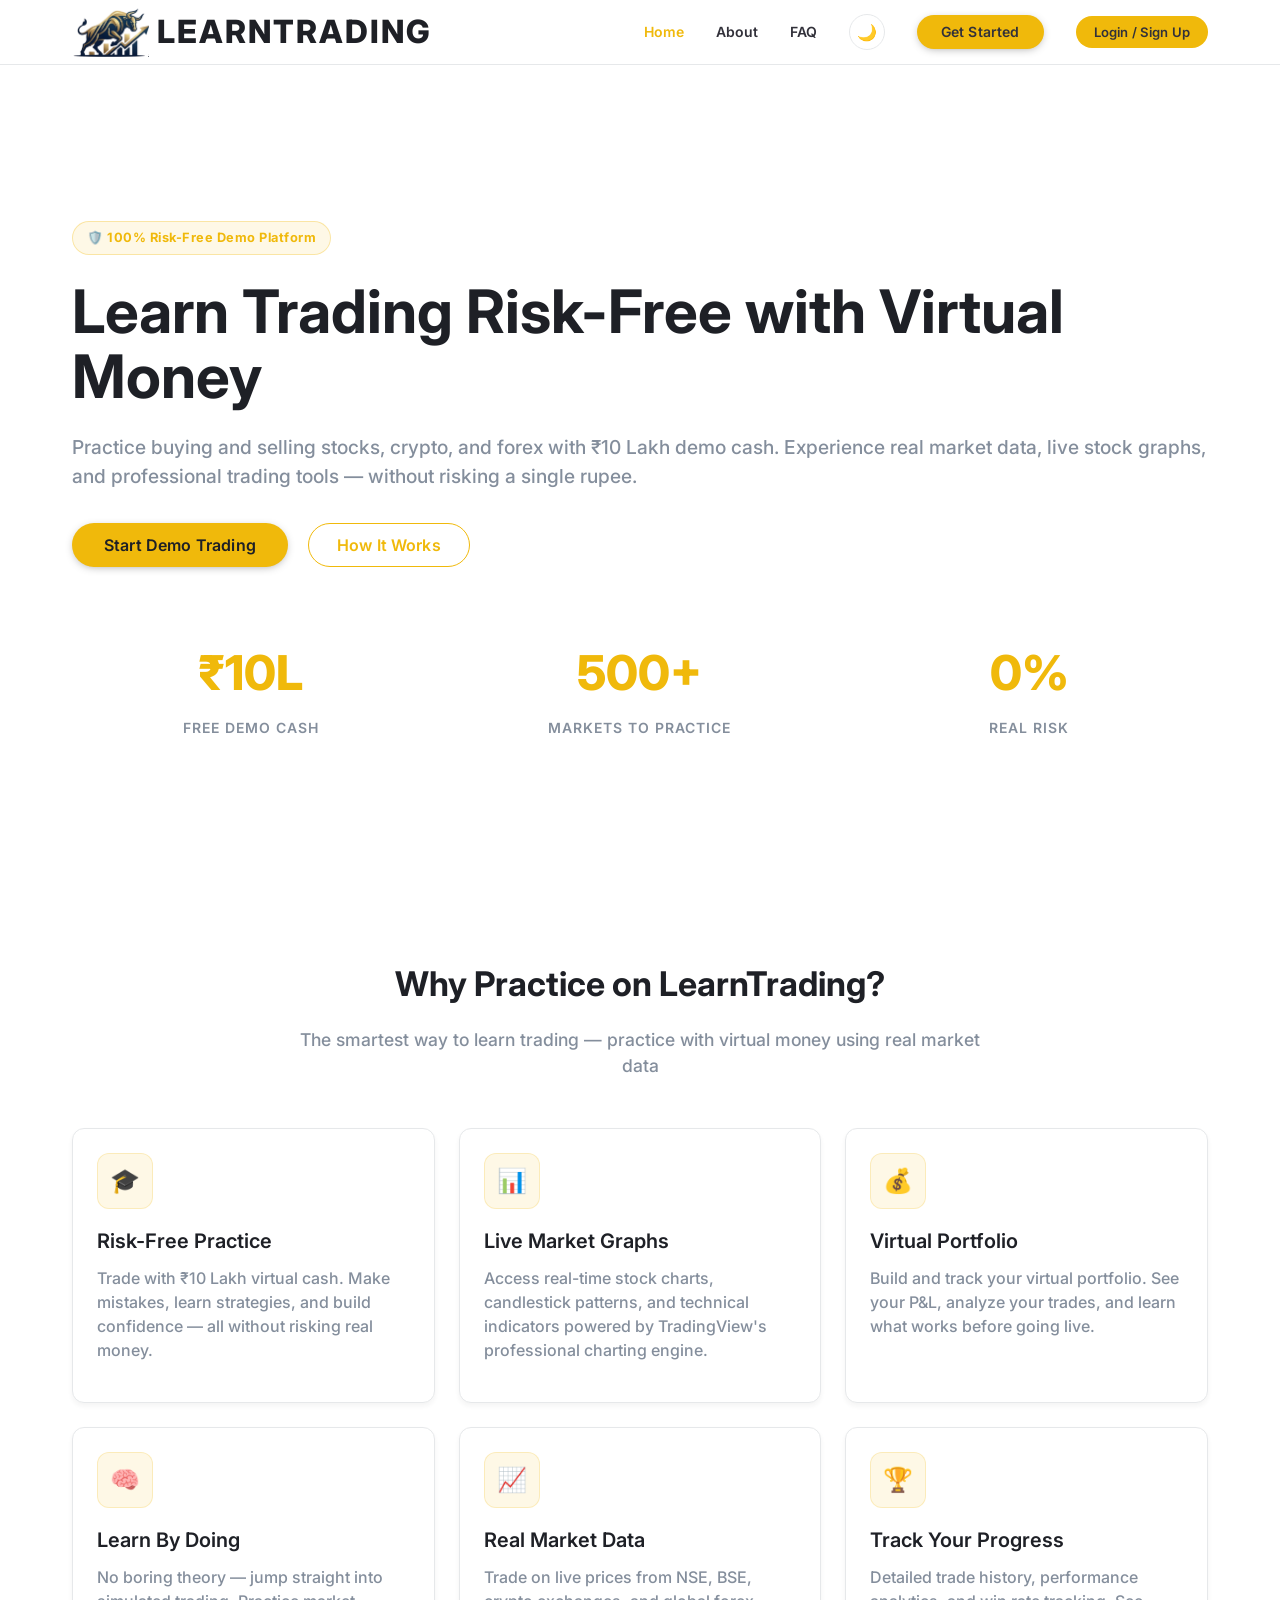
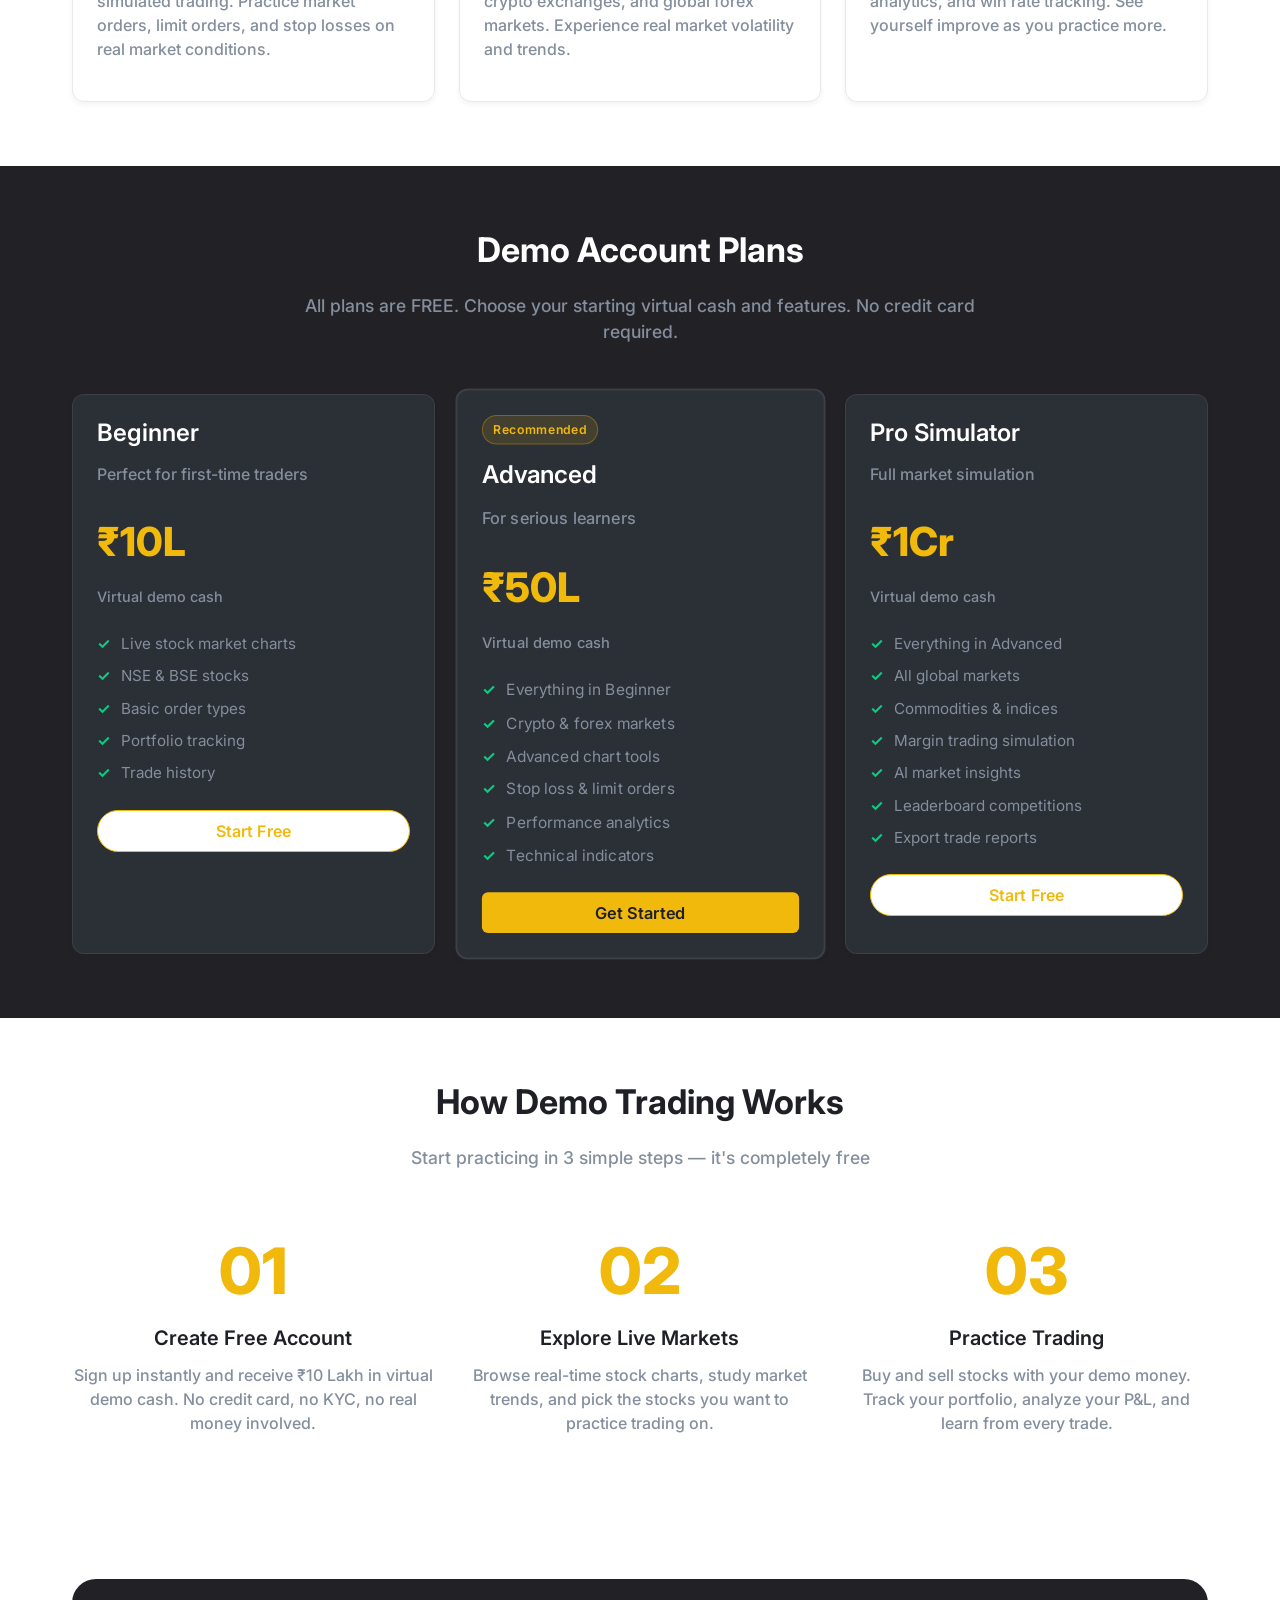
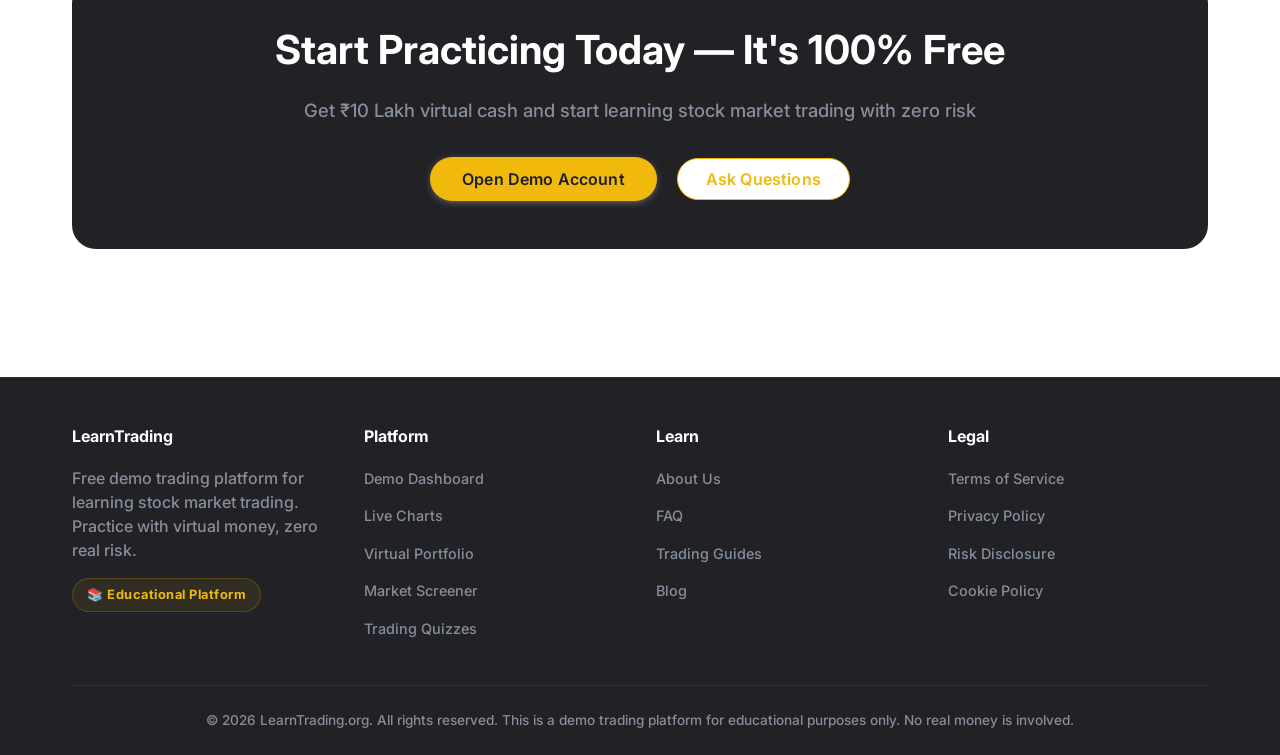
<file: index.html>
<!DOCTYPE html>
<html lang="en">
<head>
    <meta charset="UTF-8">
    <meta name="viewport" content="width=device-width, initial-scale=1.0">
    <title>LearnTrading.org — Learn Trading Risk-Free</title>
    <meta name="description" content="Learn stock market trading risk-free with virtual money. Practice buying and selling stocks, crypto, and forex with ₹10 Lakh demo cash. Live market graphs and real-time data.">
    <link rel="stylesheet" href="styles.css">
</head>
<body>
<!-- Navigation -->
    <nav class="navbar">
        <div class="nav-container">
            <a href="index.html" class="logo">
                <img src="assets/logo.png" alt="LearnTrading Logo">
                <span>LEARNTRADING</span>
            </a>
            <div class="menu-toggle">
                <span></span>
                <span></span>
                <span></span>
            </div>
            <ul class="nav-links" id="navLinks">
                <li><a href="index.html" class="active">Home</a></li>
                <li><a href="about.html">About</a></li>
                <li><a href="faq.html">FAQ</a></li>
                <li><button class="theme-toggle-btn" aria-label="Toggle theme">🌙</button></li>
                <li><a href="dashboard.html" class="btn btn-primary-pill">Get Started</a></li>
            </ul>
        </div>
    </nav>
    <!-- Hero Section -->
    <section class="hero-section hero-section-with-ticker">
        <div class="container">
            <div class="grid-2" style="align-items: center; gap: 3rem;">
                <div class="fade-in-up">
                    <div class="demo-badge" style="margin-bottom: 1.5rem;">
                        🛡️ 100% Risk-Free Demo Platform
                    </div>
                    <h1>Learn Trading Risk-Free with Virtual Money</h1>
                    <p style="font-size: 1.2rem; margin-bottom: 2rem; color: var(--text-muted);">
                        Practice buying and selling stocks, crypto, and forex with ₹10 Lakh demo cash. 
                        Experience real market data, live stock graphs, and professional trading tools — without risking a single rupee.
                    </p>
                    <div class="flex gap-md" style="margin-top: 2rem;">
                        <a href="dashboard.html" class="btn btn-primary-pill">Start Demo Trading</a>
                        <a href="about.html" class="btn btn-secondary">How It Works</a>
                    </div>
                    
                    <div class="grid-3" style="margin-top: 3rem; gap: 2rem;">
                        <div class="stat-box fade-in-up delay-1">
                            <span class="stat-number">₹10L</span>
                            <span class="stat-label">Free Demo Cash</span>
                        </div>
                        <div class="stat-box fade-in-up delay-2">
                            <span class="stat-number">500+</span>
                            <span class="stat-label">Markets to Practice</span>
                        </div>
                        <div class="stat-box fade-in-up delay-3">
                            <span class="stat-number">0%</span>
                            <span class="stat-label">Real Risk</span>
                        </div>
                    </div>
                </div>         
    </section>

    <!-- Features Section -->
    <section class="section">
        <div class="container">
            <h2 class="text-center">Why Practice on LearnTrading?</h2>
            <p class="text-center" style="font-size: 1.1rem; max-width: 700px; margin: 0 auto 3rem;">
                The smartest way to learn trading — practice with virtual money using real market data
            </p>
            
            <div class="grid-3">
                <div class="card fade-in-up delay-1">
                    <div class="demo-feature-icon">🎓</div>
                    <h4>Risk-Free Practice</h4>
                    <p>Trade with ₹10 Lakh virtual cash. Make mistakes, learn strategies, and build confidence — all without risking real money.</p>
                </div>
                
                <div class="card fade-in-up delay-2">
                    <div class="demo-feature-icon">📊</div>
                    <h4>Live Market Graphs</h4>
                    <p>Access real-time stock charts, candlestick patterns, and technical indicators powered by TradingView's professional charting engine.</p>
                </div>
                
                <div class="card fade-in-up delay-3">
                    <div class="demo-feature-icon">💰</div>
                    <h4>Virtual Portfolio</h4>
                    <p>Build and track your virtual portfolio. See your P&L, analyze your trades, and learn what works before going live.</p>
                </div>
                
                <div class="card fade-in-up delay-1">
                    <div class="demo-feature-icon">🧠</div>
                    <h4>Learn By Doing</h4>
                    <p>No boring theory — jump straight into simulated trading. Practice market orders, limit orders, and stop losses on real market conditions.</p>
                </div>
                
                <div class="card fade-in-up delay-2">
                    <div class="demo-feature-icon">📈</div>
                    <h4>Real Market Data</h4>
                    <p>Trade on live prices from NSE, BSE, crypto exchanges, and global forex markets. Experience real market volatility and trends.</p>
                </div>
                
                <div class="card fade-in-up delay-3">
                    <div class="demo-feature-icon">🏆</div>
                    <h4>Track Your Progress</h4>
                    <p>Detailed trade history, performance analytics, and win rate tracking. See yourself improve as you practice more.</p>
                </div>
            </div>
        </div>
    </section>

    <!-- Demo Account Tiers (Dark Section) -->
    <section class="section section-dark">
        <div class="container">
            <h2 class="text-center">Demo Account Plans</h2>
            <p class="text-center" style="font-size: 1.1rem; max-width: 700px; margin: 0 auto 3rem;">
                All plans are FREE. Choose your starting virtual cash and features. No credit card required.
            </p>
            
            <div class="grid-3">
                <div class="card">
                    <h3>Beginner</h3>
                    <p style="margin-bottom: 1.5rem;">Perfect for first-time traders</p>
                    <div class="stat-number" style="font-size: 2.5rem; margin-bottom: 0.75rem;">₹10L</div>
                    <p style="font-size: 0.9rem; margin-bottom: 1.5rem;">Virtual demo cash</p>
                    <ul class="tier-feature-list">
                        <li>Live stock market charts</li>
                        <li>NSE & BSE stocks</li>
                        <li>Basic order types</li>
                        <li>Portfolio tracking</li>
                        <li>Trade history</li>
                    </ul>
                    <a href="dashboard.html" class="btn btn-secondary" style="width: 100%; text-align: center;">Start Free</a>
                </div>
                
                <div class="card tier-highlight">
                    <div class="badge badge-warning" style="margin-bottom: 1rem;">Recommended</div>
                    <h3>Advanced</h3>
                    <p style="margin-bottom: 1.5rem;">For serious learners</p>
                    <div class="stat-number" style="font-size: 2.5rem; margin-bottom: 0.75rem;">₹50L</div>
                    <p style="font-size: 0.9rem; margin-bottom: 1.5rem;">Virtual demo cash</p>
                    <ul class="tier-feature-list">
                        <li>Everything in Beginner</li>
                        <li>Crypto & forex markets</li>
                        <li>Advanced chart tools</li>
                        <li>Stop loss & limit orders</li>
                        <li>Performance analytics</li>
                        <li>Technical indicators</li>
                    </ul>
                    <a href="dashboard.html" class="btn btn-primary" style="width: 100%; text-align: center;">Get Started</a>
                </div>
                
                <div class="card">
                    <h3>Pro Simulator</h3>
                    <p style="margin-bottom: 1.5rem;">Full market simulation</p>
                    <div class="stat-number" style="font-size: 2.5rem; margin-bottom: 0.75rem;">₹1Cr</div>
                    <p style="font-size: 0.9rem; margin-bottom: 1.5rem;">Virtual demo cash</p>
                    <ul class="tier-feature-list">
                        <li>Everything in Advanced</li>
                        <li>All global markets</li>
                        <li>Commodities & indices</li>
                        <li>Margin trading simulation</li>
                        <li>AI market insights</li>
                        <li>Leaderboard competitions</li>
                        <li>Export trade reports</li>
                    </ul>
                    <a href="dashboard.html" class="btn btn-secondary" style="width: 100%; text-align: center;">Start Free</a>
                </div>
            </div>
        </div>
    </section>

    <!-- How It Works -->
    <section class="section">
        <div class="container">
            <h2 class="text-center">How Demo Trading Works</h2>
            <p class="text-center" style="font-size: 1.1rem; max-width: 700px; margin: 0 auto 3rem;">
                Start practicing in 3 simple steps — it's completely free
            </p>
            
            <div class="grid-3">
                <div class="text-center">
                    <div class="stat-number" style="font-size: 4rem; opacity:1;">01</div>
                    <h4>Create Free Account</h4>
                    <p>Sign up instantly and receive ₹10 Lakh in virtual demo cash. No credit card, no KYC, no real money involved.</p>
                </div>
                <div class="text-center">
                    <div class="stat-number" style="font-size: 4rem; opacity: 1;">02</div>
                    <h4>Explore Live Markets</h4>
                    <p>Browse real-time stock charts, study market trends, and pick the stocks you want to practice trading on.</p>
                </div>
                <div class="text-center">
                    <div class="stat-number" style="font-size: 4rem; opacity: 1;">03</div>
                    <h4>Practice Trading</h4>
                    <p>Buy and sell stocks with your demo money. Track your portfolio, analyze your P&L, and learn from every trade.</p>
                </div>
            </div>
        </div>
    </section>

    <!-- CTA Section (Dark)-->
    <section class="section">
        <div class="container">
            <div class="cta-section">
                <h2>Start Practicing Today — It's 100% Free</h2>
                <p>Get ₹10 Lakh virtual cash and start learning stock market trading with zero risk</p>
                <div class="flex flex-center gap-md" style="flex-wrap: wrap;">
                    <a href="dashboard.html" class="btn btn-primary-pill">Open Demo Account</a>
                    <a href="faq.html" class="btn btn-secondary">Ask Questions</a>
                </div>
            </div>
        </div>
    </section>
    <!-- Footer -->
    <footer class="footer">
        <div class="container">
            <div class="footer-grid">
                <div class="footer-section">
                    <h4>LearnTrading</h4>
                    <p style="color: var(--footer-text); margin-bottom: 1rem;">
                        Free demo trading platform for learning stock market trading. Practice with virtual money, zero real risk.
                    </p>
                    <div class="demo-badge">📚 Educational Platform</div>
                </div>
                
                <div class="footer-section">
                    <h4>Platform</h4>
                    <ul class="footer-links">
                        <li><a href="dashboard.html">Demo Dashboard</a></li>
                        <li><a href="#">Live Charts</a></li>
                        <li><a href="#">Virtual Portfolio</a></li>
                        <li><a href="#">Market Screener</a></li>
                        <li><a href="#">Trading Quizzes</a></li>
                    </ul>
                </div>
                
                <div class="footer-section">
                    <h4>Learn</h4>
                    <ul class="footer-links">
                        <li><a href="about.html">About Us</a></li>
                        <li><a href="faq.html">FAQ</a></li>
                        <li><a href="#">Trading Guides</a></li>
                        <li><a href="#">Blog</a></li>
                    </ul>
                </div>
                
                <div class="footer-section">
                    <h4>Legal</h4>
                    <ul class="footer-links">
                        <li><a href="terms.html">Terms of Service</a></li>
                        <li><a href="privacy.html">Privacy Policy</a></li>
                        <li><a href="#">Risk Disclosure</a></li>
                        <li><a href="#">Cookie Policy</a></li>
                    </ul>
                </div>
            </div>
            
            <div class="footer-bottom">
                <p>&copy; 2026 LearnTrading.org. All rights reserved. This is a demo trading platform for educational purposes only. No real money is involved.</p>
            </div>
        </div>
    </footer>

    <script src="script.js"></script>
</body>
</html>
</file>
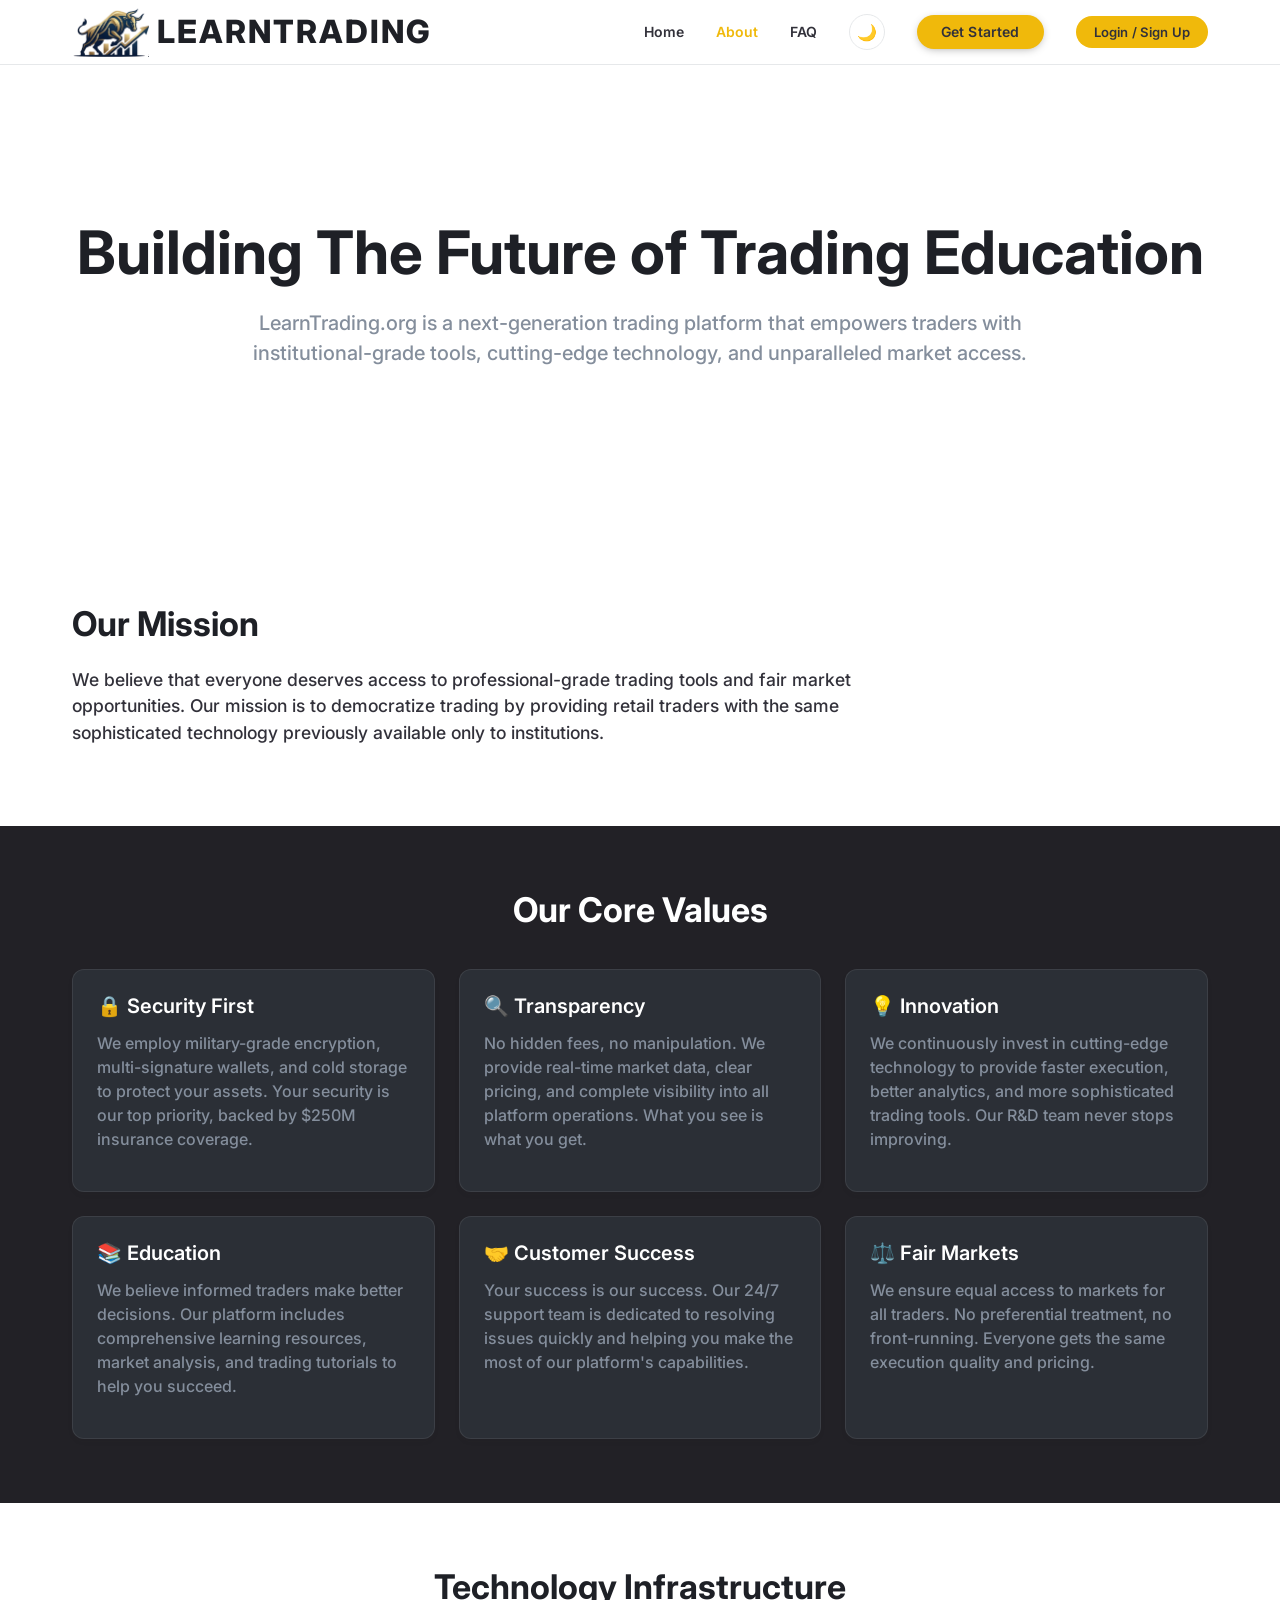
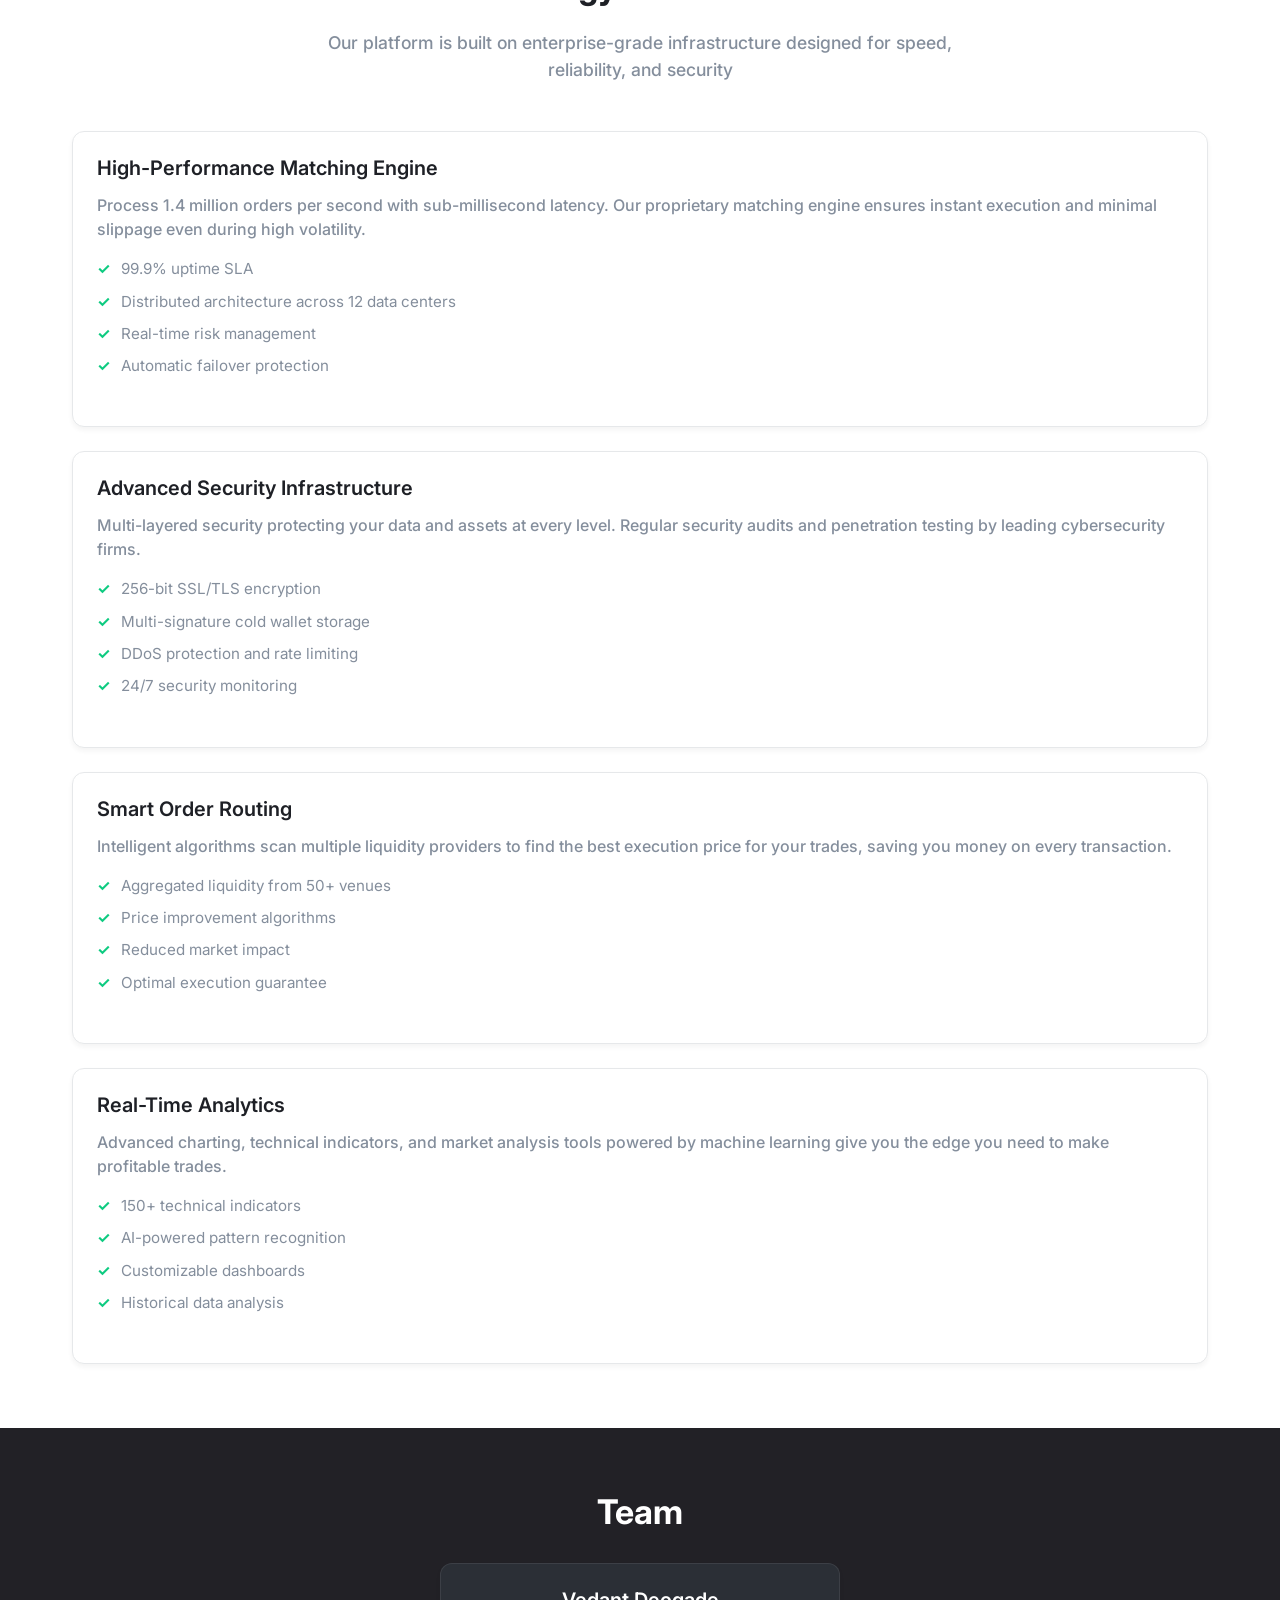
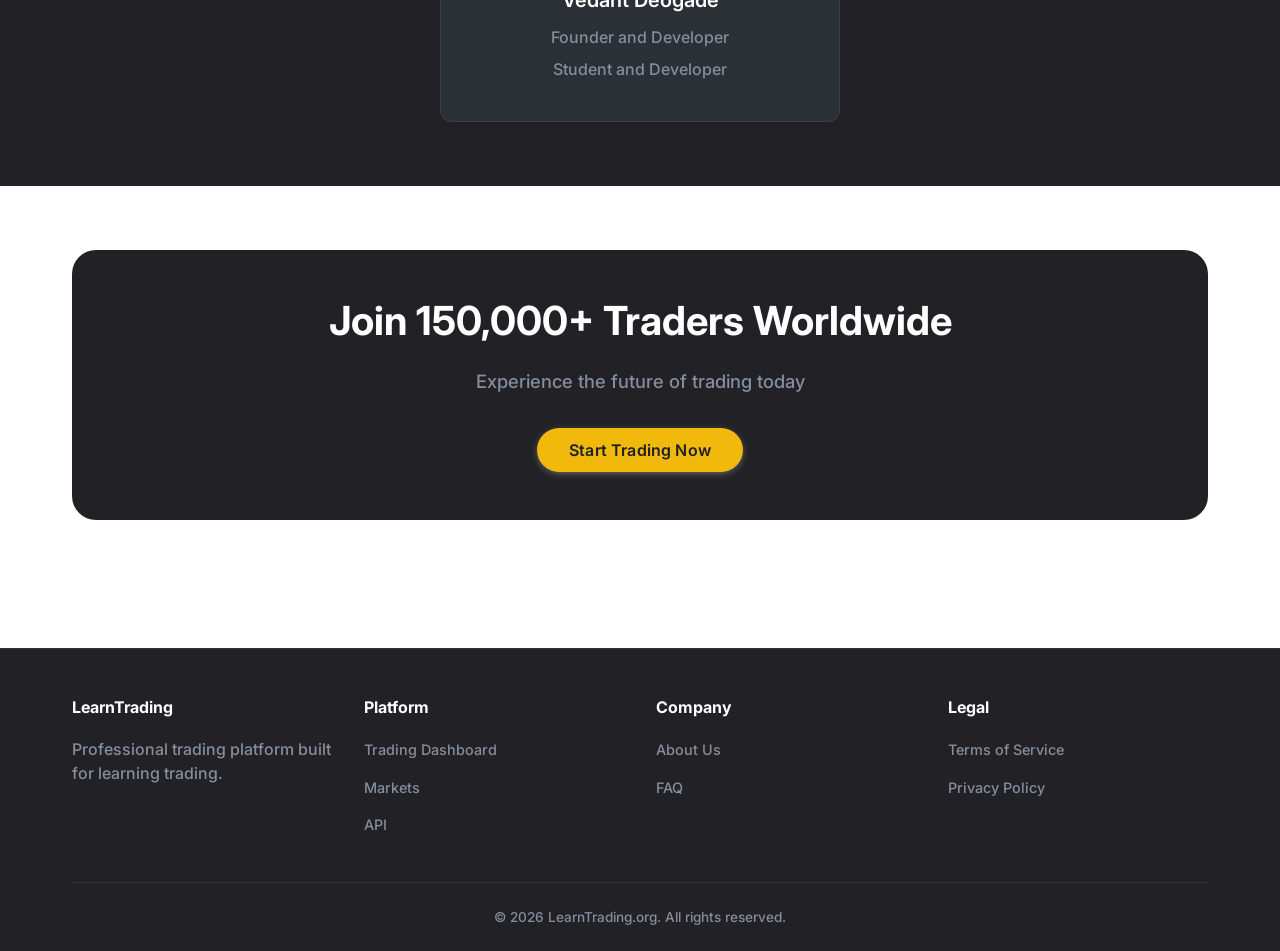
<file: about.html>
<!DOCTYPE html>
<html lang="en">
<head>
    <meta charset="UTF-8">
    <meta name="viewport" content="width=device-width, initial-scale=1.0">
    <title>About Us - LearnTrading.org</title>
    <meta name="description" content="Learn about LearnTrading.org — a next-generation demo trading platform empowering traders with professional tools and risk-free practice.">
    <link rel="stylesheet" href="styles.css">
</head>
<body>
    <!-- Navigation -->
    <nav class="navbar">
        <div class="nav-container">
            <a href="index.html" class="logo">
                <img src="assets/logo.png" alt="LearnTrading Logo">
                <span>LEARNTRADING</span>
            </a>
            <div class="menu-toggle">
                <span></span>
                <span></span>
                <span></span>
            </div>
            <ul class="nav-links" id="navLinks">
                <li><a href="index.html">Home</a></li>
                <li><a href="about.html" class="active">About</a></li>
                <li><a href="faq.html">FAQ</a></li>
                <li><button class="theme-toggle-btn" aria-label="Toggle theme">🌙</button></li>
                <li><a href="dashboard.html" class="btn btn-primary-pill">Get Started</a></li>
            </ul>
        </div>
    </nav>

    <!-- Hero Section -->
    <section class="hero-section" style="min-height: 60vh;">
        <div class="container text-center">
            <h1>Building The Future of Trading Education</h1>
            <p style="font-size: 1.25rem; max-width: 800px; margin: 0 auto;">
                LearnTrading.org is a next-generation trading platform that empowers traders with institutional-grade tools, cutting-edge technology, and unparalleled market access.
            </p>
        </div>
    </section>

    <!-- Mission Section -->
    <section class="section">
        <div class="container">
            <div style="max-width: 800px;">
                <h2>Our Mission</h2>
                <p style="font-size: 1.1rem; color: var(--text-secondary);">
                    We believe that everyone deserves access to professional-grade trading tools and fair market opportunities. Our mission is to democratize trading by providing retail traders with the same sophisticated technology previously available only to institutions.
                </p>
            </div>
        </div>
    </section>

    <!-- Values Section (Dark) -->
    <section class="section section-dark">
        <div class="container">
            <h2 class="text-center">Our Core Values</h2>
            <div class="grid-3" style="margin-top: 2.5rem;">
                <div class="card">
                    <h4>🔒 Security First</h4>
                    <p>We employ military-grade encryption, multi-signature wallets, and cold storage to protect your assets. Your security is our top priority, backed by $250M insurance coverage.</p>
                </div>
                <div class="card">
                    <h4>🔍 Transparency</h4>
                    <p>No hidden fees, no manipulation. We provide real-time market data, clear pricing, and complete visibility into all platform operations. What you see is what you get.</p>
                </div>
                <div class="card">
                    <h4>💡 Innovation</h4>
                    <p>We continuously invest in cutting-edge technology to provide faster execution, better analytics, and more sophisticated trading tools. Our R&D team never stops improving.</p>
                </div>
                <div class="card">
                    <h4>📚 Education</h4>
                    <p>We believe informed traders make better decisions. Our platform includes comprehensive learning resources, market analysis, and trading tutorials to help you succeed.</p>
                </div>
                <div class="card">
                    <h4>🤝 Customer Success</h4>
                    <p>Your success is our success. Our 24/7 support team is dedicated to resolving issues quickly and helping you make the most of our platform's capabilities.</p>
                </div>
                <div class="card">
                    <h4>⚖️ Fair Markets</h4>
                    <p>We ensure equal access to markets for all traders. No preferential treatment, no front-running. Everyone gets the same execution quality and pricing.</p>
                </div>
            </div>
        </div>
    </section>

    <!-- Technology Section -->
    <section class="section">
        <div class="container">
            <h2 class="text-center">Technology Infrastructure</h2>
            <p class="text-center" style="font-size: 1.1rem; max-width: 700px; margin: 0 auto 3rem;">
                Our platform is built on enterprise-grade infrastructure designed for speed, reliability, and security
            </p>
            
            <div class="grid-2">
                <div class="card">
                    <h4>High-Performance Matching Engine</h4>
                    <p>Process 1.4 million orders per second with sub-millisecond latency. Our proprietary matching engine ensures instant execution and minimal slippage even during high volatility.</p>
                    <ul class="tier-feature-list" style="margin-top: 1rem;">
                        <li>99.9% uptime SLA</li>
                        <li>Distributed architecture across 12 data centers</li>
                        <li>Real-time risk management</li>
                        <li>Automatic failover protection</li>
                    </ul>
                </div>
                
                <div class="card">
                    <h4>Advanced Security Infrastructure</h4>
                    <p>Multi-layered security protecting your data and assets at every level. Regular security audits and penetration testing by leading cybersecurity firms.</p>
                    <ul class="tier-feature-list" style="margin-top: 1rem;">
                        <li>256-bit SSL/TLS encryption</li>
                        <li>Multi-signature cold wallet storage</li>
                        <li>DDoS protection and rate limiting</li>
                        <li>24/7 security monitoring</li>
                    </ul>
                </div>
                
                <div class="card">
                    <h4>Smart Order Routing</h4>
                    <p>Intelligent algorithms scan multiple liquidity providers to find the best execution price for your trades, saving you money on every transaction.</p>
                    <ul class="tier-feature-list" style="margin-top: 1rem;">
                        <li>Aggregated liquidity from 50+ venues</li>
                        <li>Price improvement algorithms</li>
                        <li>Reduced market impact</li>
                        <li>Optimal execution guarantee</li>
                    </ul>
                </div>
                
                <div class="card">
                    <h4>Real-Time Analytics</h4>
                    <p>Advanced charting, technical indicators, and market analysis tools powered by machine learning give you the edge you need to make profitable trades.</p>
                    <ul class="tier-feature-list" style="margin-top: 1rem;">
                        <li>150+ technical indicators</li>
                        <li>AI-powered pattern recognition</li>
                        <li>Customizable dashboards</li>
                        <li>Historical data analysis</li>
                    </ul>
                </div>
            </div>
        </div>
    </section>

    <!-- Team Section (Dark) -->
    <section class="section section-dark">
        <div class="container">
            <h2 class="text-center">Team</h2>
            <div style="max-width: 400px; margin: 2rem auto 0;">
                <div class="card text-center">
                    <h4>Vedant Deogade</h4>
                    <p style="margin-bottom: 0.5rem;">Founder and Developer</p>
                    <p>Student and Developer</p>
                </div>
            </div>
        </div>
    </section>

    <!-- CTA Section -->
    <section class="section">
        <div class="container">
            <div class="cta-section">
                <h2>Join 150,000+ Traders Worldwide</h2>
                <p>Experience the future of trading today</p>
                <a href="dashboard.html" class="btn btn-primary-pill">Start Trading Now</a>
            </div>
        </div>
    </section>

    <!-- Footer -->
    <footer class="footer">
        <div class="container">
            <div class="footer-grid">
                <div class="footer-section">
                    <h4>LearnTrading</h4>
                    <p style="color: var(--footer-text);">Professional trading platform built for learning trading.</p>
                </div>
                <div class="footer-section">
                    <h4>Platform</h4>
                    <ul class="footer-links">
                        <li><a href="dashboard.html">Trading Dashboard</a></li>
                        <li><a href="#">Markets</a></li>
                        <li><a href="#">API</a></li>
                    </ul>
                </div>
                <div class="footer-section">
                    <h4>Company</h4>
                    <ul class="footer-links">
                        <li><a href="about.html">About Us</a></li>
                        <li><a href="faq.html">FAQ</a></li>
                    </ul>
                </div>
                <div class="footer-section">
                    <h4>Legal</h4>
                    <ul class="footer-links">
                        <li><a href="terms.html">Terms of Service</a></li>
                        <li><a href="privacy.html">Privacy Policy</a></li>
                    </ul>
                </div>
            </div>
            <div class="footer-bottom">
                <p>&copy; 2026 LearnTrading.org. All rights reserved.</p>
            </div>
        </div>
    </footer>

    <script src="script.js"></script>
</body>
</html>
</file>
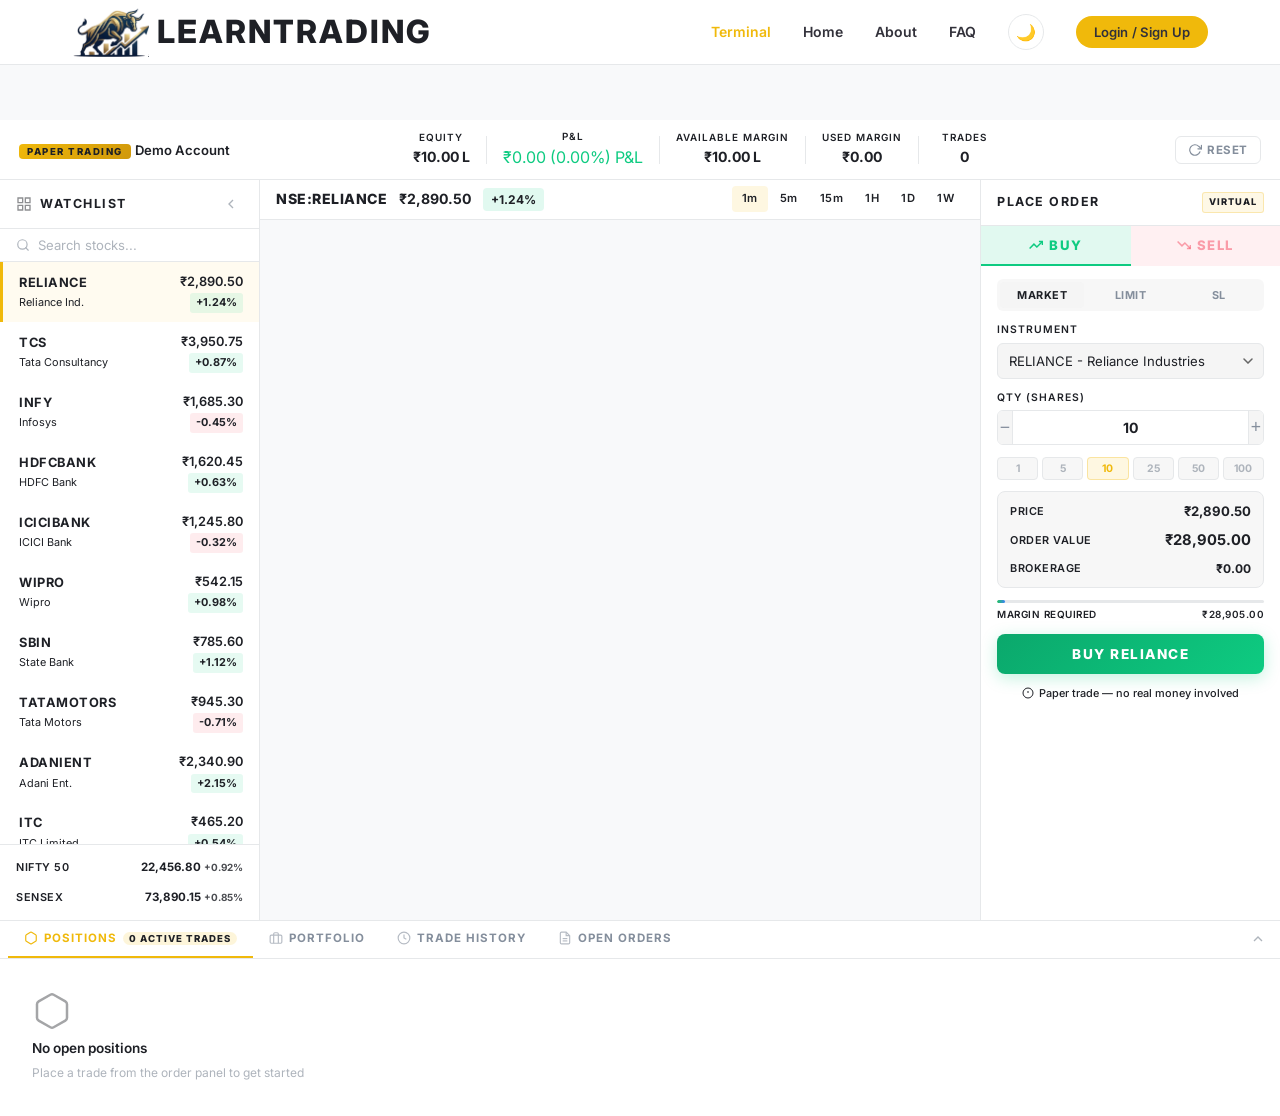
<file: dashboard.html>
<!DOCTYPE html>
<html lang="en">
<head>
    <meta charset="UTF-8">
    <meta name="viewport" content="width=device-width, initial-scale=1.0">
    <title>Trading Terminal - LearnTrading.org</title>
    <meta name="description" content="Professional paper trading terminal. Practice stock trading with virtual money, live charts, and realistic order execution.">
    <link rel="stylesheet" href="styles.css">
</head>
<body class="terminal-page">
    <!-- Navigation -->
    <nav class="navbar">
        <div class="nav-container">
            <a href="index.html" class="logo">
                <img src="assets/logo.png" alt="LearnTrading Logo">
                <span>LEARNTRADING</span>
            </a>
            <div class="menu-toggle">
                <span></span>
                <span></span>
                <span></span>
            </div>
            <ul class="nav-links" id="navLinks">
                <li><a href="dashboard.html" class="active">Terminal</a></li>
                <li><a href="index.html">Home</a></li>
                <li><a href="about.html">About</a></li>
                <li><a href="faq.html">FAQ</a></li>
                <li><button class="theme-toggle-btn" aria-label="Toggle theme">🌙</button></li>
            </ul>
        </div>
    </nav>

    <!-- Live Ticker Tape -->
    <div class="ticker-tape-container">
        <div class="tradingview-widget-container">
            <div class="tradingview-widget-container__widget"></div>
            <script type="text/javascript" src="https://s3.tradingview.com/external-embedding/embed-widget-ticker-tape.js" async>
            {
                "symbols": [
                    {"proName": "NSE:NIFTY", "title": "NIFTY 50"},
                    {"proName": "BSE:SENSEX", "title": "SENSEX"},
                    {"proName": "NSE:RELIANCE", "title": "Reliance"},
                    {"proName": "NSE:TCS", "title": "TCS"},
                    {"proName": "NSE:INFY", "title": "Infosys"},
                    {"proName": "BITSTAMP:BTCUSD", "title": "Bitcoin"},
                    {"proName": "BITSTAMP:ETHUSD", "title": "Ethereum"},
                    {"proName": "FX_IDC:EURUSD", "title": "EUR/USD"},
                    {"proName": "NSE:HDFCBANK", "title": "HDFC Bank"},
                    {"proName": "NSE:ICICIBANK", "title": "ICICI Bank"}
                ],
                "showSymbolLogo": true,
                "isTransparent": true,
                "displayMode": "adaptive",
                "colorTheme": "dark",
                "locale": "en"
            }
            </script>
        </div>
    </div>

    <!-- ═══════════ ACCOUNT SUMMARY BAR ═══════════ -->
    <div class="account-bar dashboard-with-ticker">
        <div class="account-bar-inner">
            <div class="account-bar-left">
                <div class="account-bar-label">
                    <span class="paper-badge">PAPER TRADING</span>
                    <span class="account-bar-welcome">Demo Account</span>
                </div>
            </div>
            <div class="account-bar-stats">
                <div class="account-stat">
                    <span class="account-stat-label">Equity</span>
                    <span class="account-stat-value" id="total-balance">₹10,00,000</span>
                </div>
                <div class="account-stat-divider"></div>
                <div class="account-stat">
                    <span class="account-stat-label">P&L</span>
                    <span class="account-stat-value profit-positive" id="total-pnl">₹0.00 (0.00%)</span>
                </div>
                <div class="account-stat-divider"></div>
                <div class="account-stat">
                    <span class="account-stat-label">Available Margin</span>
                    <span class="account-stat-value" id="available-cash">₹10,00,000</span>
                </div>
                <div class="account-stat-divider"></div>
                <div class="account-stat">
                    <span class="account-stat-label">Used Margin</span>
                    <span class="account-stat-value" id="in-positions">₹0.00</span>
                </div>
                <div class="account-stat-divider"></div>
                <div class="account-stat">
                    <span class="account-stat-label">Trades</span>
                    <span class="account-stat-value" id="total-trades">0</span>
                </div>
            </div>
            <div class="account-bar-right">
                <button class="terminal-btn terminal-btn-outline" id="reset-account-btn" title="Reset Demo Account">
                    <svg width="14" height="14" viewBox="0 0 24 24" fill="none" stroke="currentColor" stroke-width="2" stroke-linecap="round" stroke-linejoin="round"><polyline points="23 4 23 10 17 10"></polyline><path d="M20.49 15a9 9 0 1 1-2.12-9.36L23 10"></path></svg>
                    Reset
                </button>
            </div>
        </div>
    </div>

    <!-- ═══════════ MAIN TERMINAL WORKSPACE ═══════════ -->
    <div class="terminal-layout" id="markets-section">

        <!-- ──── LEFT: WATCHLIST SIDEBAR ──── -->
        <aside class="watchlist-sidebar" id="watchlist-sidebar">
            <div class="watchlist-header">
                <h3 class="watchlist-title">
                    <svg width="16" height="16" viewBox="0 0 24 24" fill="none" stroke="currentColor" stroke-width="2"><path d="M3 3h7v7H3zM14 3h7v7h-7zM14 14h7v7h-7zM3 14h7v7H3z"/></svg>
                    Watchlist
                </h3>
                <button class="watchlist-collapse-btn" id="watchlist-collapse-btn" title="Collapse">
                    <svg width="16" height="16" viewBox="0 0 24 24" fill="none" stroke="currentColor" stroke-width="2"><polyline points="15 18 9 12 15 6"/></svg>
                </button>
            </div>
            <div class="watchlist-search">
                <svg width="14" height="14" viewBox="0 0 24 24" fill="none" stroke="currentColor" stroke-width="2" stroke-linecap="round" stroke-linejoin="round"><circle cx="11" cy="11" r="8"></circle><line x1="21" y1="21" x2="16.65" y2="16.65"></line></svg>
                <input type="text" placeholder="Search stocks..." id="watchlist-search-input" class="watchlist-search-input">
            </div>
            <div class="watchlist-list" id="watchlist-list">
                <div class="watchlist-item active" data-symbol="RELIANCE" data-tv="NSE:RELIANCE">
                    <div class="watchlist-item-info">
                        <span class="watchlist-symbol">RELIANCE</span>
                        <span class="watchlist-name">Reliance Ind.</span>
                    </div>
                    <div class="watchlist-item-price">
                        <span class="watchlist-price">₹2,890.50</span>
                        <span class="watchlist-change positive">+1.24%</span>
                    </div>
                </div>
                <div class="watchlist-item" data-symbol="TCS" data-tv="NSE:TCS">
                    <div class="watchlist-item-info">
                        <span class="watchlist-symbol">TCS</span>
                        <span class="watchlist-name">Tata Consultancy</span>
                    </div>
                    <div class="watchlist-item-price">
                        <span class="watchlist-price">₹3,950.75</span>
                        <span class="watchlist-change positive">+0.87%</span>
                    </div>
                </div>
                <div class="watchlist-item" data-symbol="INFY" data-tv="NSE:INFY">
                    <div class="watchlist-item-info">
                        <span class="watchlist-symbol">INFY</span>
                        <span class="watchlist-name">Infosys</span>
                    </div>
                    <div class="watchlist-item-price">
                        <span class="watchlist-price">₹1,685.30</span>
                        <span class="watchlist-change negative">-0.45%</span>
                    </div>
                </div>
                <div class="watchlist-item" data-symbol="HDFCBANK" data-tv="NSE:HDFCBANK">
                    <div class="watchlist-item-info">
                        <span class="watchlist-symbol">HDFCBANK</span>
                        <span class="watchlist-name">HDFC Bank</span>
                    </div>
                    <div class="watchlist-item-price">
                        <span class="watchlist-price">₹1,620.45</span>
                        <span class="watchlist-change positive">+0.63%</span>
                    </div>
                </div>
                <div class="watchlist-item" data-symbol="ICICIBANK" data-tv="NSE:ICICIBANK">
                    <div class="watchlist-item-info">
                        <span class="watchlist-symbol">ICICIBANK</span>
                        <span class="watchlist-name">ICICI Bank</span>
                    </div>
                    <div class="watchlist-item-price">
                        <span class="watchlist-price">₹1,245.80</span>
                        <span class="watchlist-change negative">-0.32%</span>
                    </div>
                </div>
                <div class="watchlist-item" data-symbol="WIPRO" data-tv="NSE:WIPRO">
                    <div class="watchlist-item-info">
                        <span class="watchlist-symbol">WIPRO</span>
                        <span class="watchlist-name">Wipro</span>
                    </div>
                    <div class="watchlist-item-price">
                        <span class="watchlist-price">₹542.15</span>
                        <span class="watchlist-change positive">+0.98%</span>
                    </div>
                </div>
                <div class="watchlist-item" data-symbol="SBIN" data-tv="NSE:SBIN">
                    <div class="watchlist-item-info">
                        <span class="watchlist-symbol">SBIN</span>
                        <span class="watchlist-name">State Bank</span>
                    </div>
                    <div class="watchlist-item-price">
                        <span class="watchlist-price">₹785.60</span>
                        <span class="watchlist-change positive">+1.12%</span>
                    </div>
                </div>
                <div class="watchlist-item" data-symbol="TATAMOTORS" data-tv="NSE:TATAMOTORS">
                    <div class="watchlist-item-info">
                        <span class="watchlist-symbol">TATAMOTORS</span>
                        <span class="watchlist-name">Tata Motors</span>
                    </div>
                    <div class="watchlist-item-price">
                        <span class="watchlist-price">₹945.30</span>
                        <span class="watchlist-change negative">-0.71%</span>
                    </div>
                </div>
                <div class="watchlist-item" data-symbol="ADANIENT" data-tv="NSE:ADANIENT">
                    <div class="watchlist-item-info">
                        <span class="watchlist-symbol">ADANIENT</span>
                        <span class="watchlist-name">Adani Ent.</span>
                    </div>
                    <div class="watchlist-item-price">
                        <span class="watchlist-price">₹2,340.90</span>
                        <span class="watchlist-change positive">+2.15%</span>
                    </div>
                </div>
                <div class="watchlist-item" data-symbol="ITC" data-tv="NSE:ITC">
                    <div class="watchlist-item-info">
                        <span class="watchlist-symbol">ITC</span>
                        <span class="watchlist-name">ITC Limited</span>
                    </div>
                    <div class="watchlist-item-price">
                        <span class="watchlist-price">₹465.20</span>
                        <span class="watchlist-change positive">+0.54%</span>
                    </div>
                </div>
            </div>
            <!-- Market Indices Mini -->
            <div class="watchlist-indices">
                <div class="index-mini">
                    <span class="index-name">NIFTY 50</span>
                    <span class="index-value positive">22,456.80 <small>+0.92%</small></span>
                </div>
                <div class="index-mini">
                    <span class="index-name">SENSEX</span>
                    <span class="index-value positive">73,890.15 <small>+0.85%</small></span>
                </div>
            </div>
        </aside>

        <!-- Mobile Sidebar Toggle -->
        <button class="sidebar-mobile-toggle" id="sidebar-mobile-toggle" title="Toggle Watchlist">
            <svg width="20" height="20" viewBox="0 0 24 24" fill="none" stroke="currentColor" stroke-width="2"><path d="M3 3h7v7H3zM14 3h7v7h-7zM14 14h7v7h-7zM3 14h7v7H3z"/></svg>
        </button>

        <!-- ──── CENTER: CHART AREA ──── -->
        <main class="chart-center">
            <div class="chart-toolbar">
                <div class="chart-toolbar-left">
                    <span class="chart-active-symbol" id="chart-active-symbol">NSE:RELIANCE</span>
                    <span class="chart-active-price" id="chart-active-price">₹2,890.50</span>
                    <span class="chart-active-change positive" id="chart-active-change">+1.24%</span>
                </div>
                <div class="chart-toolbar-right">
                    <span class="chart-timeframe active" data-tf="1">1m</span>
                    <span class="chart-timeframe" data-tf="5">5m</span>
                    <span class="chart-timeframe" data-tf="15">15m</span>
                    <span class="chart-timeframe" data-tf="60">1H</span>
                    <span class="chart-timeframe" data-tf="D">1D</span>
                    <span class="chart-timeframe" data-tf="W">1W</span>
                </div>
            </div>
            <div class="chart-widget-container" id="chart-widget-area">
                <div class="tradingview-widget-container" style="height: 100%;">
                    <div id="tradingview-dashboard-chart" style="height: 100%;"></div>
                    <script type="text/javascript" src="https://s3.tradingview.com/external-embedding/embed-widget-advanced-chart.js" async>
                    {
                        "autosize": true,
                        "symbol": "NSE:RELIANCE",
                        "interval": "15",
                        "timezone": "Asia/Kolkata",
                        "theme": "dark",
                        "style": "1",
                        "locale": "en",
                        "backgroundColor": "rgba(13, 13, 15, 1)",
                        "gridColor": "rgba(42, 46, 57, 0.4)",
                        "allow_symbol_change": true,
                        "calendar": false,
                        "hide_top_toolbar": false,
                        "hide_legend": false,
                        "save_image": false,
                        "studies": ["RSI@tv-basicstudies", "MASimple@tv-basicstudies"],
                        "support_host": "https://www.tradingview.com"
                    }
                    </script>
                </div>
            </div>
        </main>

        <!-- ──── RIGHT: ORDER PANEL ──── -->
        <aside class="order-panel" id="order-panel">
            <div class="order-panel-header">
                <h3 class="order-panel-title">Place Order</h3>
                <span class="order-demo-tag">VIRTUAL</span>
            </div>

            <!-- BUY / SELL Tabs -->
            <div class="order-type-selector">
                <button class="order-type-btn order-buy active" id="btn-buy">
                    <svg width="14" height="14" viewBox="0 0 24 24" fill="none" stroke="currentColor" stroke-width="2.5"><polyline points="23 6 13.5 15.5 8.5 10.5 1 18"/><polyline points="17 6 23 6 23 12"/></svg>
                    BUY
                </button>
                <button class="order-type-btn order-sell" id="btn-sell">
                    <svg width="14" height="14" viewBox="0 0 24 24" fill="none" stroke="currentColor" stroke-width="2.5"><polyline points="23 18 13.5 8.5 8.5 13.5 1 6"/><polyline points="17 18 23 18 23 12"/></svg>
                    SELL
                </button>
            </div>

            <!-- Order Form -->
            <div class="order-form">
                <!-- Order Mode: Market / Limit -->
                <div class="order-mode-tabs">
                    <button class="order-mode-btn active" data-mode="market">Market</button>
                    <button class="order-mode-btn" data-mode="limit">Limit</button>
                    <button class="order-mode-btn" data-mode="sl">SL</button>
                </div>

                <!-- Stock Selection -->
                <div class="order-field">
                    <label class="order-label">Instrument</label>
                    <select class="order-select" id="trade-asset">
                        <option value="RELIANCE" data-price="2890.50">RELIANCE - Reliance Industries</option>
                        <option value="TCS" data-price="3950.75">TCS - Tata Consultancy Services</option>
                        <option value="INFY" data-price="1685.30">INFY - Infosys</option>
                        <option value="HDFCBANK" data-price="1620.45">HDFCBANK - HDFC Bank</option>
                        <option value="ICICIBANK" data-price="1245.80">ICICIBANK - ICICI Bank</option>
                        <option value="WIPRO" data-price="542.15">WIPRO - Wipro</option>
                        <option value="SBIN" data-price="785.60">SBIN - State Bank of India</option>
                        <option value="TATAMOTORS" data-price="945.30">TATAMOTORS - Tata Motors</option>
                        <option value="ADANIENT" data-price="2340.90">ADANIENT - Adani Enterprises</option>
                        <option value="ITC" data-price="465.20">ITC - ITC Limited</option>
                    </select>
                </div>

                <!-- Quantity -->
                <div class="order-field">
                    <label class="order-label">Qty (Shares)</label>
                    <div class="qty-stepper">
                        <button class="qty-btn qty-minus" id="qty-minus">−</button>
                        <input type="number" class="qty-input" id="trade-quantity" value="10" min="1">
                        <button class="qty-btn qty-plus" id="qty-plus">+</button>
                    </div>
                </div>

                <!-- Quick Qty Buttons -->
                <div class="qty-quick-btns">
                    <button class="qty-quick" data-qty="1">1</button>
                    <button class="qty-quick" data-qty="5">5</button>
                    <button class="qty-quick active" data-qty="10">10</button>
                    <button class="qty-quick" data-qty="25">25</button>
                    <button class="qty-quick" data-qty="50">50</button>
                    <button class="qty-quick" data-qty="100">100</button>
                </div>

                <!-- Price Display -->
                <div class="order-price-block">
                    <div class="order-price-row">
                        <span class="order-price-label">Price</span>
                        <span class="order-price-value" id="trade-price-display">₹2,890.50</span>
                    </div>
                    <div class="order-price-row">
                        <span class="order-price-label">Order Value</span>
                        <span class="order-price-value order-total" id="trade-total-display">₹28,905.00</span>
                    </div>
                    <div class="order-price-row">
                        <span class="order-price-label">Brokerage</span>
                        <span class="order-price-value order-brokerage">₹0.00</span>
                    </div>
                </div>

                <!-- Available Balance Indicator -->
                <div class="order-margin-info">
                    <div class="margin-bar">
                        <div class="margin-bar-fill" id="margin-bar-fill" style="width: 0%"></div>
                    </div>
                    <div class="margin-text">
                        <span>Margin Required</span>
                        <span id="margin-required">₹28,905.00</span>
                    </div>
                </div>

                <!-- Execute Button -->
                <button class="order-execute-btn order-execute-buy" id="execute-trade-btn">
                    <svg width="18" height="18" viewBox="0 0 24 24" fill="none" stroke="currentColor" stroke-width="2.5"><polyline points="20 6 9 17 4 12"/></svg>
                    BUY RELIANCE
                </button>

                <p class="order-disclaimer">
                    <svg width="12" height="12" viewBox="0 0 24 24" fill="none" stroke="currentColor" stroke-width="2"><circle cx="12" cy="12" r="10"/><line x1="12" y1="8" x2="12" y2="12"/><line x1="12" y1="16" x2="12.01" y2="16"/></svg>
                    Paper trade — no real money involved
                </p>
            </div>
        </aside>
    </div>

    <!-- ═══════════ BOTTOM PANEL (Positions / History) ═══════════ -->
    <div class="bottom-panel" id="portfolio-section">
        <div class="bottom-panel-tabs">
            <button class="bottom-tab active" data-panel="positions">
                <svg width="14" height="14" viewBox="0 0 24 24" fill="none" stroke="currentColor" stroke-width="2"><path d="M21 16V8a2 2 0 0 0-1-1.73l-7-4a2 2 0 0 0-2 0l-7 4A2 2 0 0 0 3 8v8a2 2 0 0 0 1 1.73l7 4a2 2 0 0 0 2 0l7-4A2 2 0 0 0 21 16z"/></svg>
                Positions
                <span class="tab-count" id="active-trades-count">0</span>
            </button>
            <button class="bottom-tab" data-panel="portfolio">
                <svg width="14" height="14" viewBox="0 0 24 24" fill="none" stroke="currentColor" stroke-width="2"><rect x="2" y="7" width="20" height="14" rx="2" ry="2"/><path d="M16 21V5a2 2 0 0 0-2-2h-4a2 2 0 0 0-2 2v16"/></svg>
                Portfolio
            </button>
            <button class="bottom-tab" data-panel="history" id="history-section">
                <svg width="14" height="14" viewBox="0 0 24 24" fill="none" stroke="currentColor" stroke-width="2"><circle cx="12" cy="12" r="10"/><polyline points="12 6 12 12 16 14"/></svg>
                Trade History
            </button>
            <button class="bottom-tab" data-panel="orders">
                <svg width="14" height="14" viewBox="0 0 24 24" fill="none" stroke="currentColor" stroke-width="2"><path d="M14 2H6a2 2 0 0 0-2 2v16a2 2 0 0 0 2 2h12a2 2 0 0 0 2-2V8z"/><polyline points="14 2 14 8 20 8"/><line x1="16" y1="13" x2="8" y2="13"/><line x1="16" y1="17" x2="8" y2="17"/></svg>
                Open Orders
            </button>
            <div class="bottom-tab-spacer"></div>
            <button class="bottom-panel-toggle" id="bottom-panel-toggle" title="Expand/Collapse">
                <svg width="16" height="16" viewBox="0 0 24 24" fill="none" stroke="currentColor" stroke-width="2"><polyline points="18 15 12 9 6 15"/></svg>
            </button>
        </div>

        <!-- Positions Panel -->
        <div class="bottom-panel-content active" id="panel-positions">
            <div id="positions-empty" class="panel-empty-state">
                <svg width="40" height="40" viewBox="0 0 24 24" fill="none" stroke="currentColor" stroke-width="1.5" opacity="0.4"><path d="M21 16V8a2 2 0 0 0-1-1.73l-7-4a2 2 0 0 0-2 0l-7 4A2 2 0 0 0 3 8v8a2 2 0 0 0 1 1.73l7 4a2 2 0 0 0 2 0l7-4A2 2 0 0 0 21 16z"/></svg>
                <p>No open positions</p>
                <small>Place a trade from the order panel to get started</small>
            </div>
            <div class="table-responsive">
                <table class="terminal-table" id="positions-table" style="display: none;">
                    <thead>
                        <tr>
                            <th>Instrument</th>
                            <th>Type</th>
                            <th>Qty</th>
                            <th>Avg. Price</th>
                            <th>LTP</th>
                            <th>P&L</th>
                            <th>Action</th>
                        </tr>
                    </thead>
                    <tbody id="positions-body">
                    </tbody>
                </table>
            </div>
        </div>

        <!-- Portfolio Panel -->
        <div class="bottom-panel-content" id="panel-portfolio">
            <div id="portfolio-section-content">
                <div class="portfolio-summary" id="portfolio-summary" style="display: none;">
                    <div class="portfolio-summary-stat">
                        <span class="portfolio-summary-label">Total Invested</span>
                        <span class="portfolio-summary-value" id="portfolio-invested">₹0.00</span>
                    </div>
                    <div class="portfolio-summary-divider"></div>
                    <div class="portfolio-summary-stat">
                        <span class="portfolio-summary-label">Current Value</span>
                        <span class="portfolio-summary-value" id="portfolio-current">₹0.00</span>
                    </div>
                    <div class="portfolio-summary-divider"></div>
                    <div class="portfolio-summary-stat">
                        <span class="portfolio-summary-label">Total P&L</span>
                        <span class="portfolio-summary-value profit-positive" id="portfolio-pnl">₹0.00 (0%)</span>
                    </div>
                    <div class="portfolio-summary-divider"></div>
                    <div class="portfolio-summary-stat">
                        <span class="portfolio-summary-label">Holdings</span>
                        <span class="portfolio-summary-value" id="portfolio-holdings-count">0</span>
                    </div>
                </div>
                <div class="portfolio-grid" id="portfolio-cards"></div>
                <div class="portfolio-empty" id="portfolio-empty">
                    <div class="portfolio-empty-icon">
                        <svg width="24" height="24" viewBox="0 0 24 24" fill="none" stroke="currentColor" stroke-width="1.5" opacity="0.4"><rect x="2" y="7" width="20" height="14" rx="2" ry="2"/><path d="M16 21V5a2 2 0 0 0-2-2h-4a2 2 0 0 0-2 2v16"/></svg>
                    </div>
                    <p>Your portfolio is empty</p>
                    <small>Buy stocks to see your portfolio with P&L tracking here</small>
                </div>
            </div>
        </div>

        <!-- History Panel -->
        <div class="bottom-panel-content" id="panel-history">
            <div id="history-empty" class="panel-empty-state">
                <svg width="40" height="40" viewBox="0 0 24 24" fill="none" stroke="currentColor" stroke-width="1.5" opacity="0.4"><circle cx="12" cy="12" r="10"/><polyline points="12 6 12 12 16 14"/></svg>
                <p>No trade history</p>
                <small>Completed trades will appear here</small>
            </div>
            <div class="table-responsive">
                <table class="terminal-table" id="history-table" style="display: none;">
                    <thead>
                        <tr>
                            <th>Date & Time</th>
                            <th>Type</th>
                            <th>Instrument</th>
                            <th>Qty</th>
                            <th>Price</th>
                            <th>Value</th>
                            <th>Status</th>
                        </tr>
                    </thead>
                    <tbody id="history-body">
                    </tbody>
                </table>
            </div>
        </div>

        <!-- Orders Panel -->
        <div class="bottom-panel-content" id="panel-orders">
            <div class="panel-empty-state">
                <svg width="40" height="40" viewBox="0 0 24 24" fill="none" stroke="currentColor" stroke-width="1.5" opacity="0.4"><path d="M14 2H6a2 2 0 0 0-2 2v16a2 2 0 0 0 2 2h12a2 2 0 0 0 2-2V8z"/><polyline points="14 2 14 8 20 8"/></svg>
                <p>No pending orders</p>
                <small>Limit and SL orders will appear here</small>
            </div>
        </div>
    </div>

    <script src="script.js"></script>
</body>
</html>
</file>
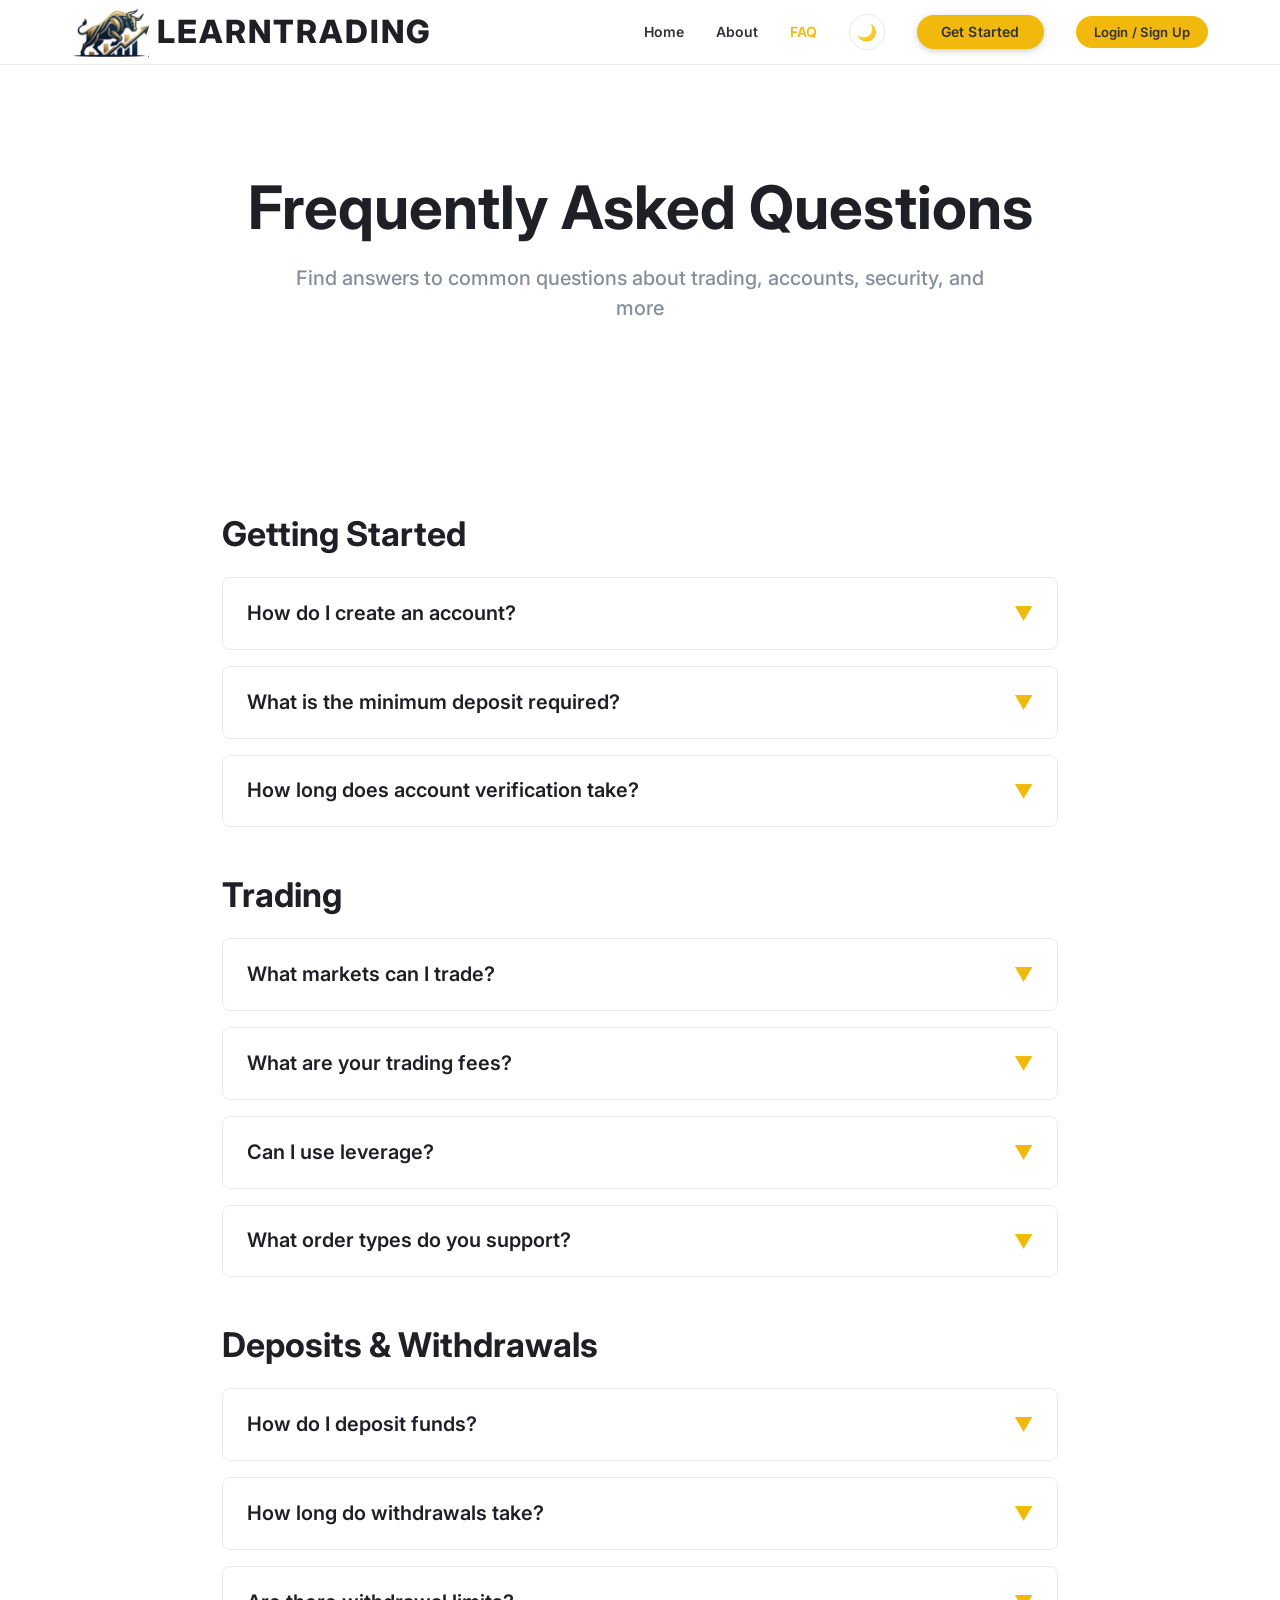
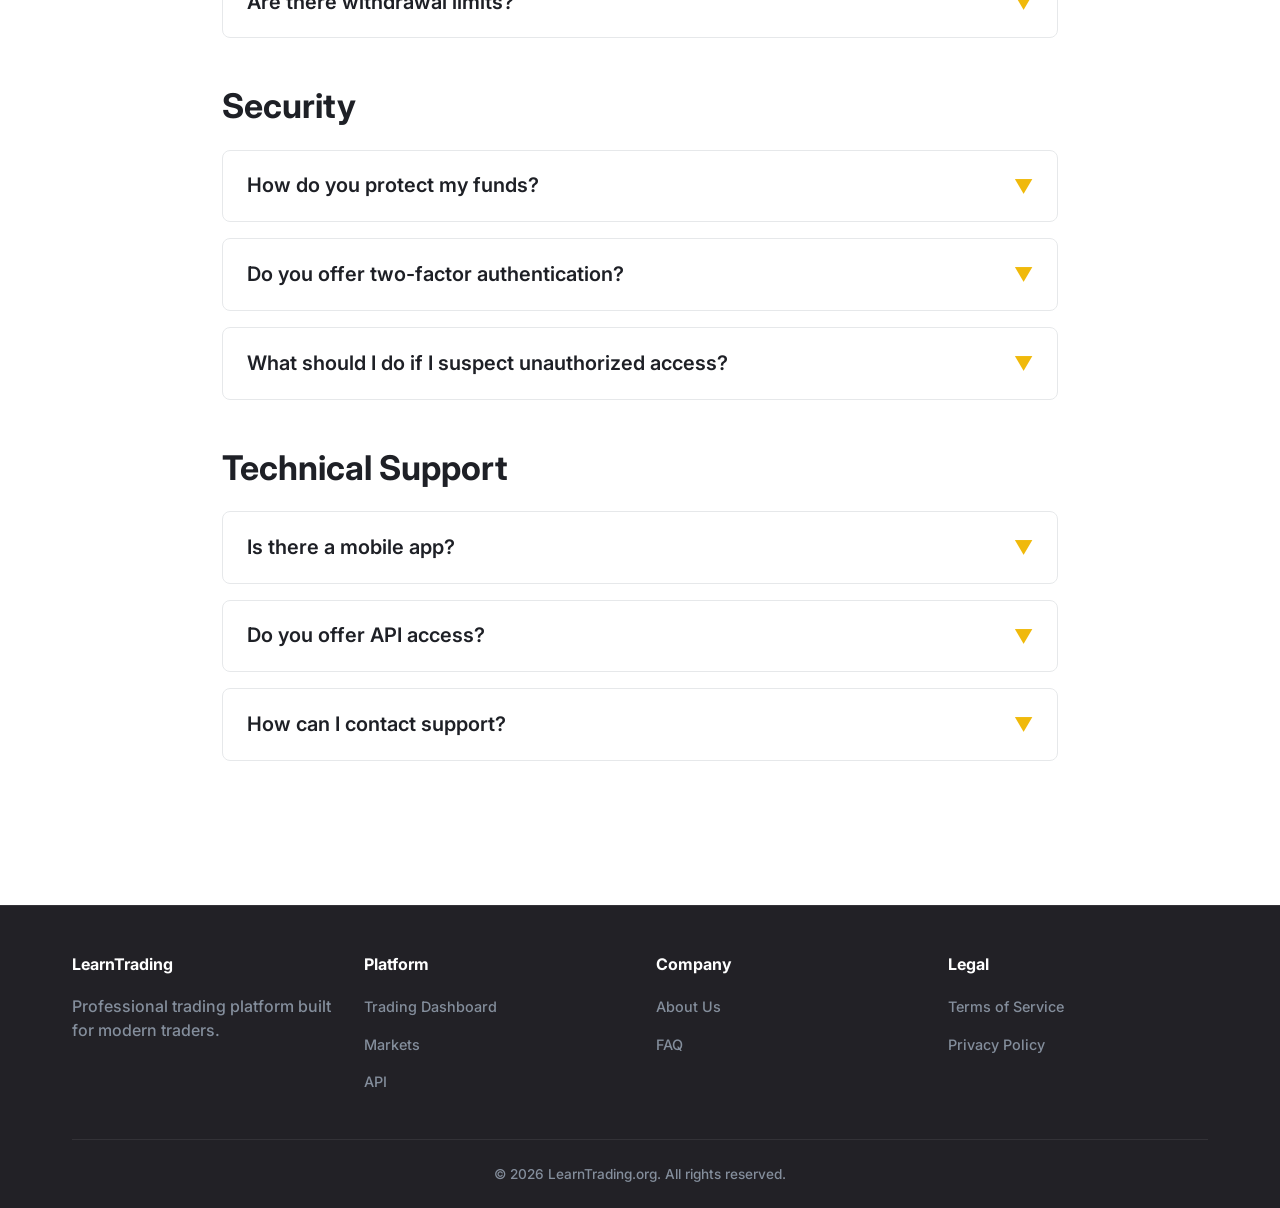
<file: faq.html>
<!DOCTYPE html>
<html lang="en">
<head>
    <meta charset="UTF-8">
    <meta name="viewport" content="width=device-width, initial-scale=1.0">
    <title>FAQ - LearnTrading.org</title>
    <meta name="description" content="Frequently asked questions about LearnTrading.org — trading, accounts, security, deposits, and more.">
    <link rel="stylesheet" href="styles.css">
</head>
<body>
    <!-- Navigation -->
    <nav class="navbar">
        <div class="nav-container">
            <a href="index.html" class="logo">
                <img src="assets/logo.png" alt="LearnTrading Logo">
                <span>LEARNTRADING</span>
            </a>
            <div class="menu-toggle">
                <span></span>
                <span></span>
                <span></span>
            </div>
            <ul class="nav-links" id="navLinks">
                <li><a href="index.html">Home</a></li>
                <li><a href="about.html">About</a></li>
                <li><a href="faq.html" class="active">FAQ</a></li>
                <li><button class="theme-toggle-btn" aria-label="Toggle theme">🌙</button></li>
                <li><a href="dashboard.html" class="btn btn-primary-pill">Get Started</a></li>
            </ul>
        </div>
    </nav>

    <!-- Hero Section -->
    <section class="hero-section" style="min-height: 50vh;">
        <div class="container text-center">
            <h1>Frequently Asked Questions</h1>
            <p style="font-size: 1.25rem; max-width: 700px; margin: 0 auto;">
                Find answers to common questions about trading, accounts, security, and more
            </p>
        </div>
    </section>

    <!-- FAQ Categories -->
    <section class="section">
        <div class="container" style="max-width: 900px;">
            <!-- Getting Started -->
            <h2 style="margin-bottom: 1.5rem;">Getting Started</h2>

            <div class="faq-item" data-faq-id="1">
                <div class="faq-question">
                    <h4 style="margin: 0;">How do I create an account?</h4>
                    <span class="faq-icon" id="icon-1">▼</span>
                </div>
                <div class="faq-answer" id="answer-1">
                    <p>Creating an account is simple and takes less than 2 minutes. Click the "Create Free Account" button, enter your email address, create a strong password, and verify your email. You'll then complete our secure KYC (Know Your Customer) process by uploading a government-issued ID and proof of address. Once verified, you can deposit funds and start trading immediately.</p>
                </div>
            </div>

            <div class="faq-item" data-faq-id="2">
                <div class="faq-question">
                    <h4 style="margin: 0;">What is the minimum deposit required?</h4>
                    <span class="faq-icon" id="icon-2">▼</span>
                </div>
                <div class="faq-answer" id="answer-2">
                    <p>The minimum deposit varies by account type: Starter accounts require $500, Professional accounts require $5,000, and Enterprise accounts require $50,000. However, you can open an account with no minimum deposit and fund it whenever you're ready to trade.</p>
                </div>
            </div>

            <div class="faq-item" data-faq-id="3">
                <div class="faq-question">
                    <h4 style="margin: 0;">How long does account verification take?</h4>
                    <span class="faq-icon" id="icon-3">▼</span>
                </div>
                <div class="faq-answer" id="answer-3">
                    <p>Most accounts are verified within 24 hours. During peak periods, verification may take up to 48 hours. You'll receive an email notification once your account is approved. To speed up the process, ensure all documents are clear, valid, and match the information you provided during registration.</p>
                </div>
            </div>

            <!-- Trading -->
            <h2 style="margin-top: 3rem; margin-bottom: 1.5rem;">Trading</h2>

            <div class="faq-item" data-faq-id="4">
                <div class="faq-question">
                    <h4 style="margin: 0;">What markets can I trade?</h4>
                    <span class="faq-icon" id="icon-4">▼</span>
                </div>
                <div class="faq-answer" id="answer-4">
                    <p>We offer access to 500+ cryptocurrencies (Bitcoin, Ethereum, and altcoins), 50+ forex pairs (EUR/USD, GBP/USD, etc.), major stock indices (S&P 500, NASDAQ, FTSE), individual stocks, and commodities (gold, silver, oil). All markets are available 24/7 except stock markets which follow regular exchange hours.</p>
                </div>
            </div>

            <div class="faq-item" data-faq-id="5">
                <div class="faq-question">
                    <h4 style="margin: 0;">What are your trading fees?</h4>
                    <span class="faq-icon" id="icon-5">▼</span>
                </div>
                <div class="faq-answer" id="answer-5">
                    <p>Our fee structure is transparent and competitive: Starter accounts pay 0.2% per trade, Professional accounts pay 0.1%, and Enterprise accounts pay 0.05%. There are no deposit fees for verified accounts. Withdrawal fees vary by payment method: cryptocurrency withdrawals incur network fees, while bank transfers are free for amounts over $1,000.</p>
                </div>
            </div>

            <div class="faq-item" data-faq-id="6">
                <div class="faq-question">
                    <h4 style="margin: 0;">Can I use leverage?</h4>
                    <span class="faq-icon" id="icon-6">▼</span>
                </div>
                <div class="faq-answer" id="answer-6">
                    <p>Yes,we offer leverage up to 1:100 depending on the asset class and your account type. Crypto leverage is capped at 1:20, forex at 1:100, and stocks at 1:5. Please note that leverage amplifies both gains and losses. We strongly recommend understanding the risks before using leverage and utilizing stop-loss orders to manage risk.</p>
                </div>
            </div>

            <div class="faq-item" data-faq-id="7">
                <div class="faq-question">
                    <h4 style="margin: 0;">What order types do you support?</h4>
                    <span class="faq-icon" id="icon-7">▼</span>
                </div>
                <div class="faq-answer" id="answer-7">
                    <p>We support all major order types: Market Orders (instant execution at current price), Limit Orders (execute at specified price or better), Stop Loss (automatic sell to limit losses), Take Profit (automatic sell to lock in gains), and Trailing Stop (dynamic stop loss that follows price movement). Advanced users can also access OCO (One-Cancels-Other) and Iceberg orders.</p>
                </div>
            </div>

            <!-- Deposits & Withdrawals -->
            <h2 style="margin-top: 3rem; margin-bottom: 1.5rem;">Deposits & Withdrawals</h2>

            <div class="faq-item" data-faq-id="8">
                <div class="faq-question">
                    <h4 style="margin: 0;">How do I deposit funds?</h4>
                    <span class="faq-icon" id="icon-8">▼</span>
                </div>
                <div class="faq-answer" id="answer-8">
                    <p>We accept multiple deposit methods: bank transfer (ACH/SEPA), credit/debit cards (Visa/Mastercard), and cryptocurrency transfers. To deposit, navigate to your dashboard, click "Deposit," select your preferred method, and follow the instructions. Crypto deposits are instant, card deposits process within minutes, and bank transfers take 1-3 business days.</p>
                </div>
            </div>

            <div class="faq-item" data-faq-id="9">
                <div class="faq-question">
                    <h4 style="margin: 0;">How long do withdrawals take?</h4>
                    <span class="faq-icon" id="icon-9">▼</span>
                </div>
                <div class="faq-answer" id="answer-9">
                    <p>Cryptocurrency withdrawals are processed within 1 hour after approval. Bank transfers (ACH/SEPA) take 2-5 business days. Card withdrawals take 3-5 business days. All withdrawals require security verification via email or SMS. For your security, first-time withdrawals to new addresses/accounts undergo a 24-hour security hold.</p>
                </div>
            </div>

            <div class="faq-item" data-faq-id="10">
                <div class="faq-question">
                    <h4 style="margin: 0;">Are there withdrawal limits?</h4>
                    <span class="faq-icon" id="icon-10">▼</span>
                </div>
                <div class="faq-answer" id="answer-10">
                    <p>Daily withdrawal limits depend on your verification level and account type. Basic verified accounts can withdraw up to $10,000/day, fully verified accounts up to $100,000/day, and Enterprise accounts have custom limits. If you need to withdraw more, contact our support team to request a limit increase.</p>
                </div>
            </div>

            <!-- Security -->
            <h2 style="margin-top: 3rem; margin-bottom: 1.5rem;">Security</h2>

            <div class="faq-item" data-faq-id="11">
                <div class="faq-question">
                    <h4 style="margin: 0;">How do you protect my funds?</h4>
                    <span class="faq-icon" id="icon-11">▼</span>
                </div>
                <div class="faq-answer" id="answer-11">
                    <p>We employ multiple layers of security: 98% of crypto assets are stored in offline cold wallets, all online systems use military-grade 256-bit encryption, and funds are protected by $250M insurance coverage. We also implement multi-signature wallets requiring multiple approvals for large transactions, and undergo regular third-party security audits.</p>
                </div>
            </div>

            <div class="faq-item" data-faq-id="12">
                <div class="faq-question">
                    <h4 style="margin: 0;">Do you offer two-factor authentication?</h4>
                    <span class="faq-icon" id="icon-12">▼</span>
                </div>
                <div class="faq-answer" id="answer-12">
                    <p>Yes, we strongly recommend enabling 2FA (Two-Factor Authentication). We support Google Authenticator, Authy, and SMS-based 2FA. Once enabled, you'll need to enter a time-based code along with your password when logging in or making withdrawals. This significantly increases account security.</p>
                </div>
            </div>

            <div class="faq-item" data-faq-id="13">
                <div class="faq-question">
                    <h4 style="margin: 0;">What should I do if I suspect unauthorized access?</h4>
                    <span class="faq-icon" id="icon-13">▼</span>
                </div>
                <div class="faq-answer" id="answer-13">
                    <p>If you suspect unauthorized access, immediately change your password, enable 2FA if you haven't already, and contact our 24/7 support team. We'll temporarily freeze your account to prevent any unauthorized transactions while we investigate. Check your email for any suspicious login notifications and review your recent activity in the dashboard.</p>
                </div>
            </div>

            <!-- Technical Support -->
            <h2 style="margin-top: 3rem; margin-bottom: 1.5rem;">Technical Support</h2>

            <div class="faq-item" data-faq-id="14">
                <div class="faq-question">
                    <h4 style="margin: 0;">Is there a mobile app?</h4>
                    <span class="faq-icon" id="icon-14">▼</span>
                </div>
                <div class="faq-answer" id="answer-14">
                    <p>Yes! Our mobile app is available for iOS and Android with full trading functionality, real-time charts, push notifications for price alerts, and biometric login. Download from the App Store or Google Play. The app syncs seamlessly with the web platform, so your watchlists and settings are always up to date.</p>
                </div>
            </div>

            <div class="faq-item" data-faq-id="15">
                <div class="faq-question">
                    <h4 style="margin: 0;">Do you offer API access?</h4>
                    <span class="faq-icon" id="icon-15">▼</span>
                </div>
                <div class="faq-answer" id="answer-15">
                    <p>Yes, Professional and Enterprise accounts have full REST and WebSocket API access for algorithmic trading. Our API documentation includes code examples in Python, JavaScript, and more. You can build custom trading bots, backtest strategies, and integrate with third-party tools. Rate limits apply based on account type.</p>
                </div>
            </div>

            <div class="faq-item" data-faq-id="16">
                <div class="faq-question">
                    <h4 style="margin: 0;">How can I contact support?</h4>
                    <span class="faq-icon" id="icon-16">▼</span>
                </div>
                <div class="faq-answer" id="answer-16">
                    <p>We offer 24/7 support via live chat (instant), email (24-hour response), and phone (+1-800-555-1234). For urgent account issues, use live chat for the fastest response. Technical questions are best handled via email where our team can provide detailed explanations and screenshots. Enterprise clients have dedicated account managers.</p>
                </div>
            </div>
        </div>
    </section>

    <!-- Footer -->
    <footer class="footer">
        <div class="container">
            <div class="footer-grid">
                <div class="footer-section">
                    <h4>LearnTrading</h4>
                    <p style="color: var(--footer-text);">Professional trading platform built for modern traders.</p>
                </div>
                <div class="footer-section">
                    <h4>Platform</h4>
                    <ul class="footer-links">
                        <li><a href="dashboard.html">Trading Dashboard</a></li>
                        <li><a href="#">Markets</a></li>
                        <li><a href="#">API</a></li>
                    </ul>
                </div>
                <div class="footer-section">
                    <h4>Company</h4>
                    <ul class="footer-links">
                        <li><a href="about.html">About Us</a></li>
                        <li><a href="faq.html">FAQ</a></li>
                    </ul>
                </div>
                <div class="footer-section">
                    <h4>Legal</h4>
                    <ul class="footer-links">
                        <li><a href="terms.html">Terms of Service</a></li>
                        <li><a href="privacy.html">Privacy Policy</a></li>
                    </ul>
                </div>
            </div>
            <div class="footer-bottom">
                <p>&copy; 2026 LearnTrading.org. All rights reserved.</p>
            </div>
        </div>
    </footer>

    <script src="script.js"></script>
</body>
</html>
</file>
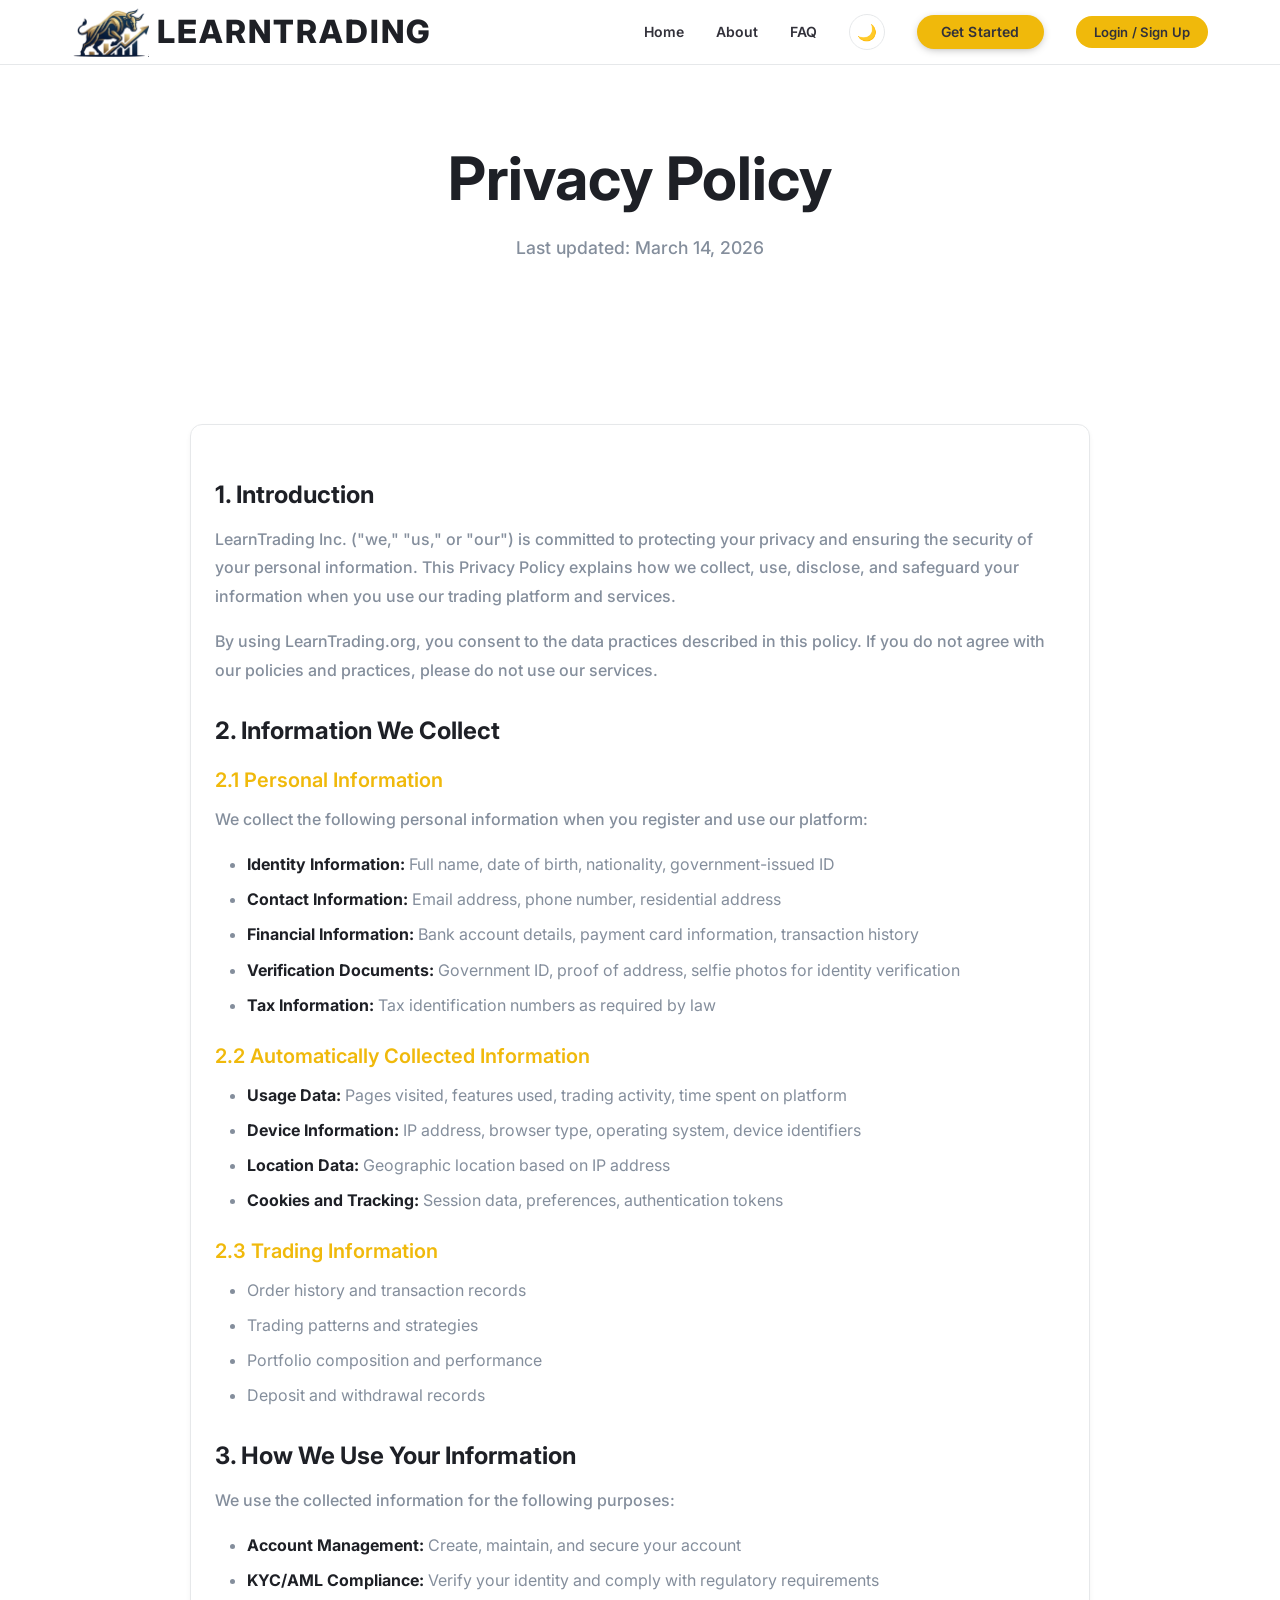
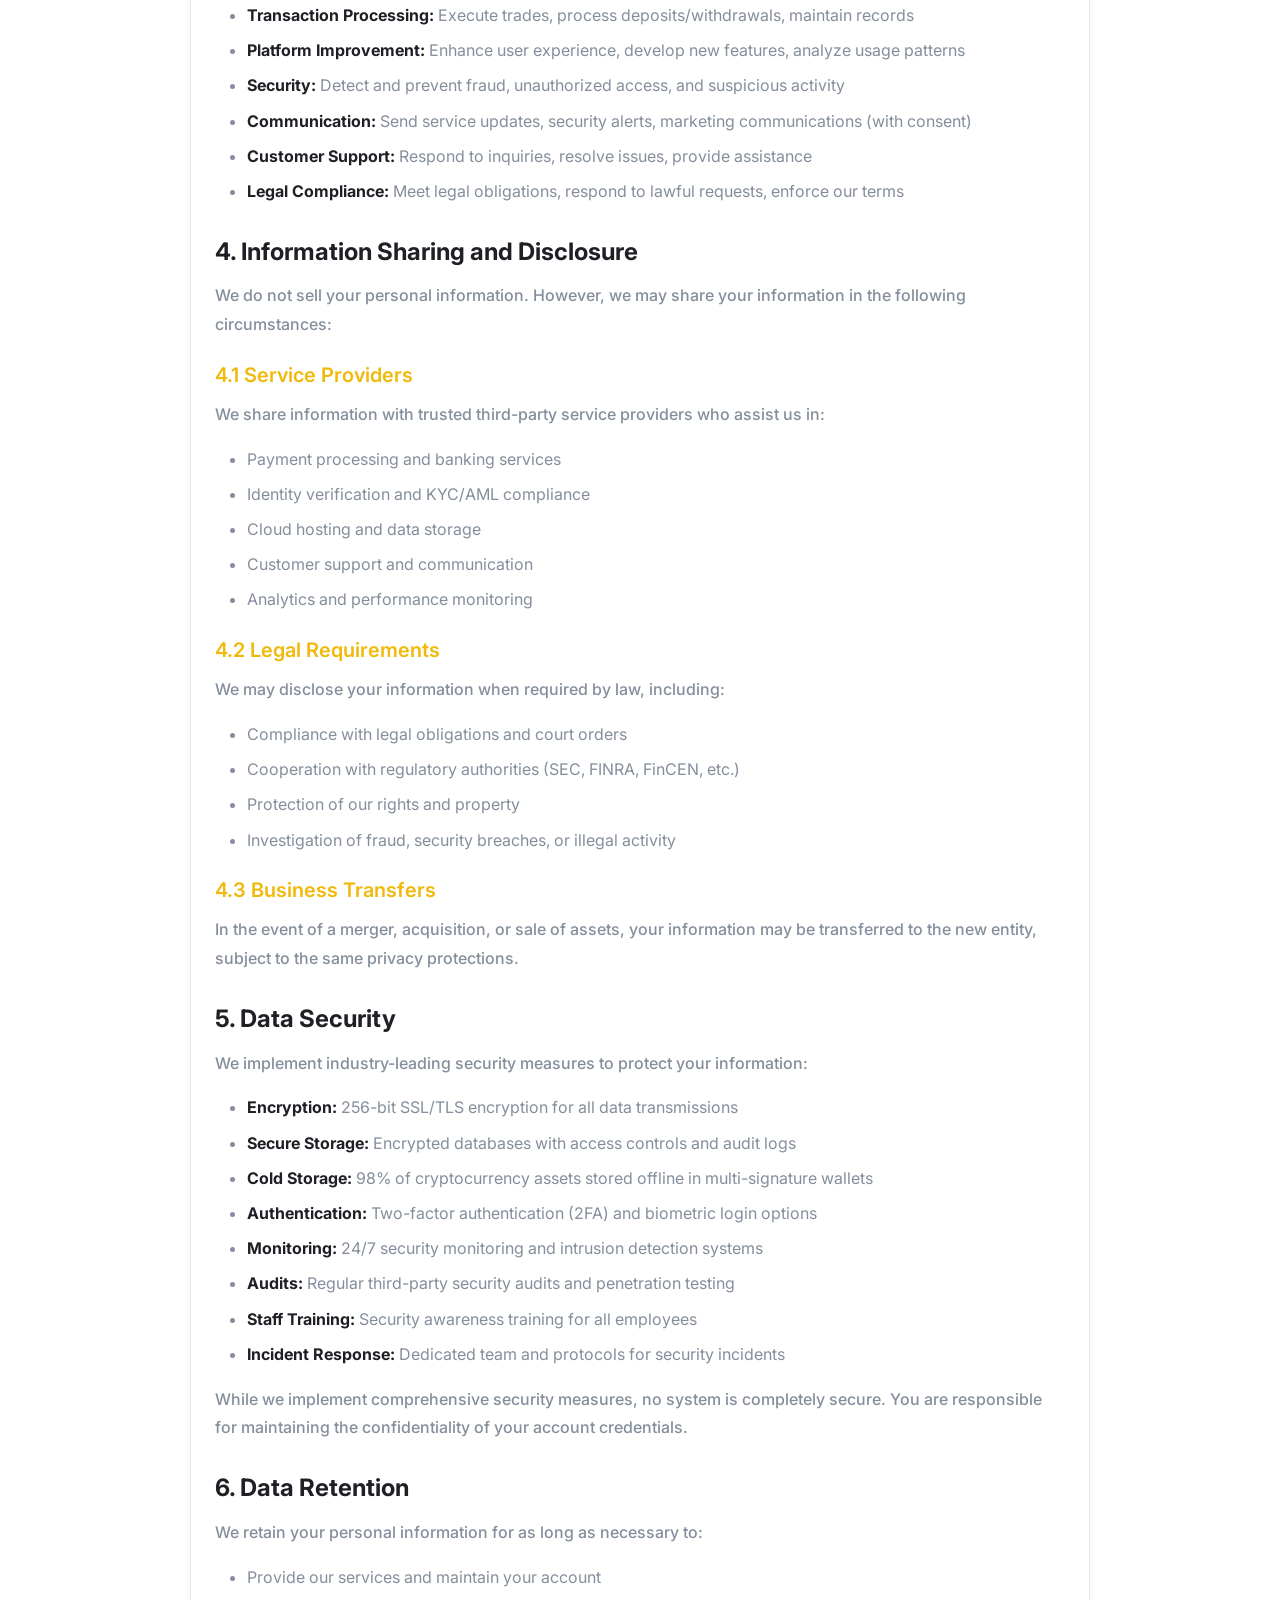
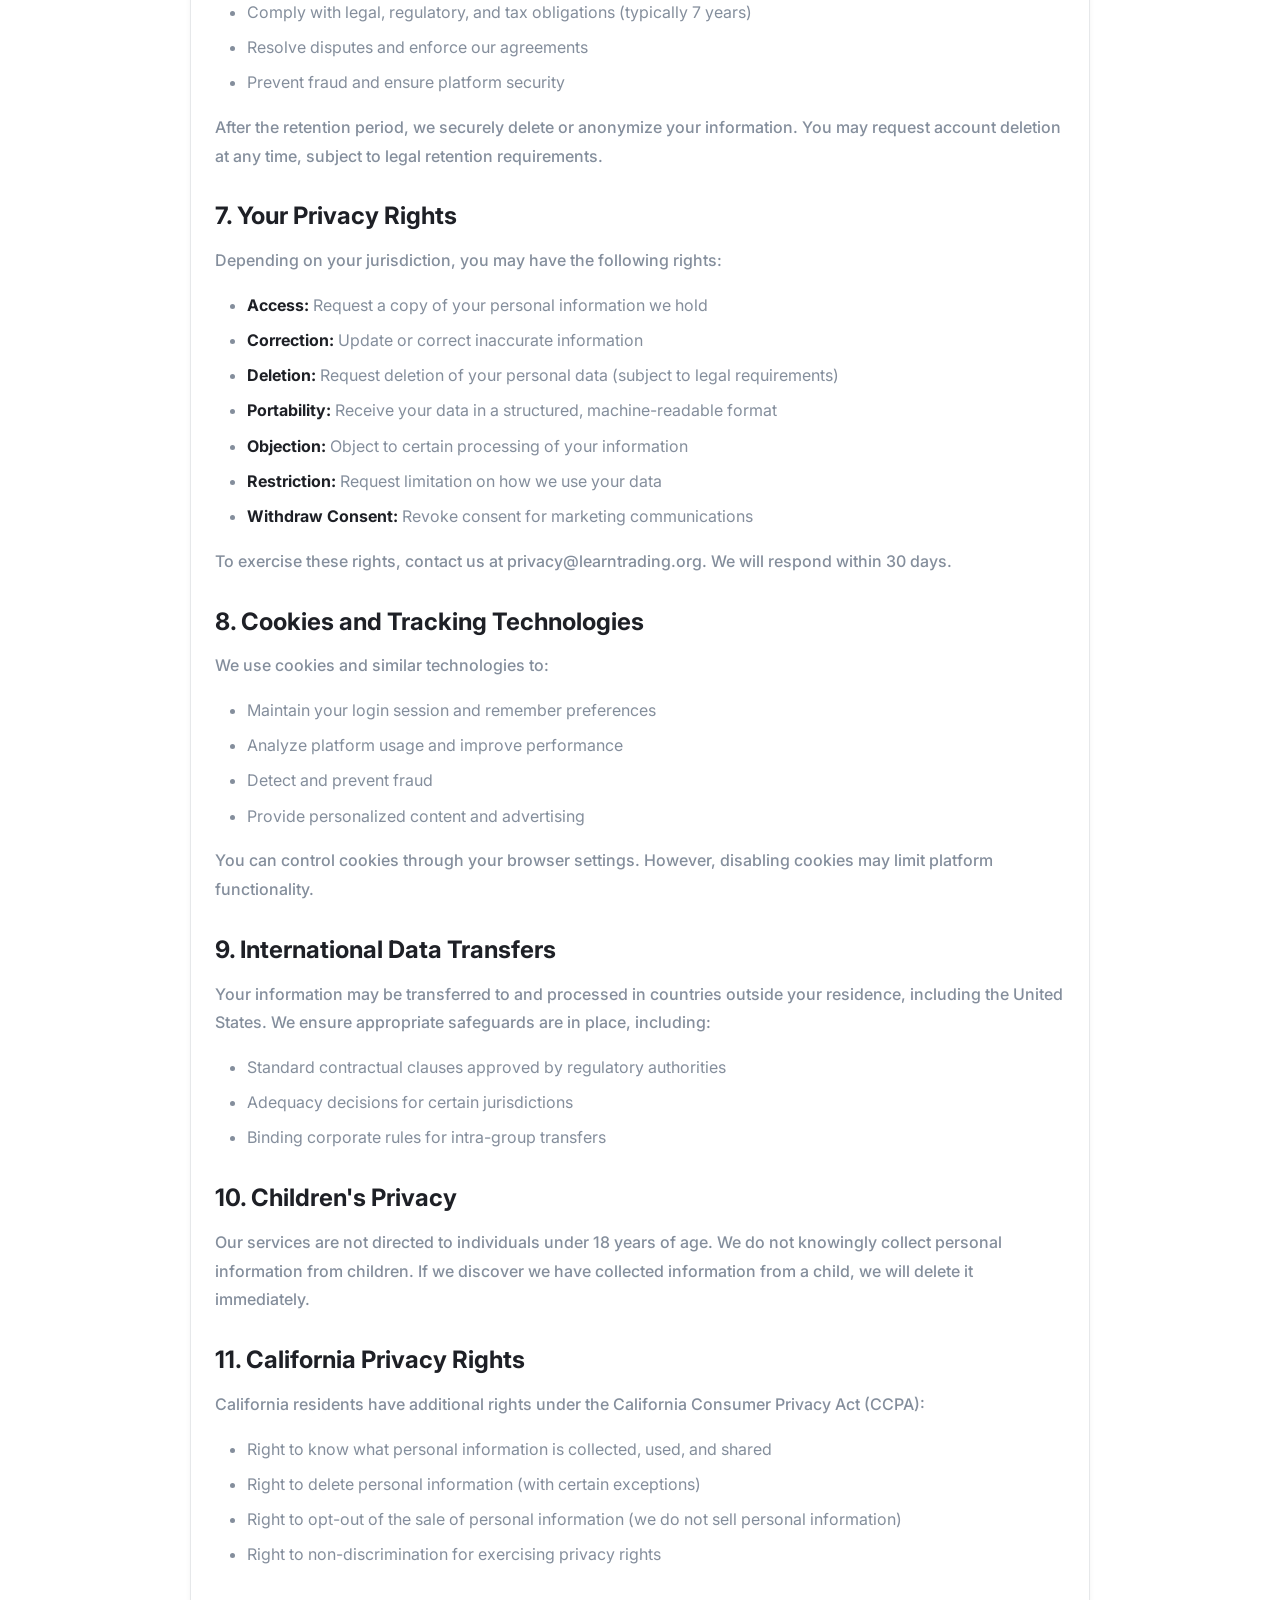
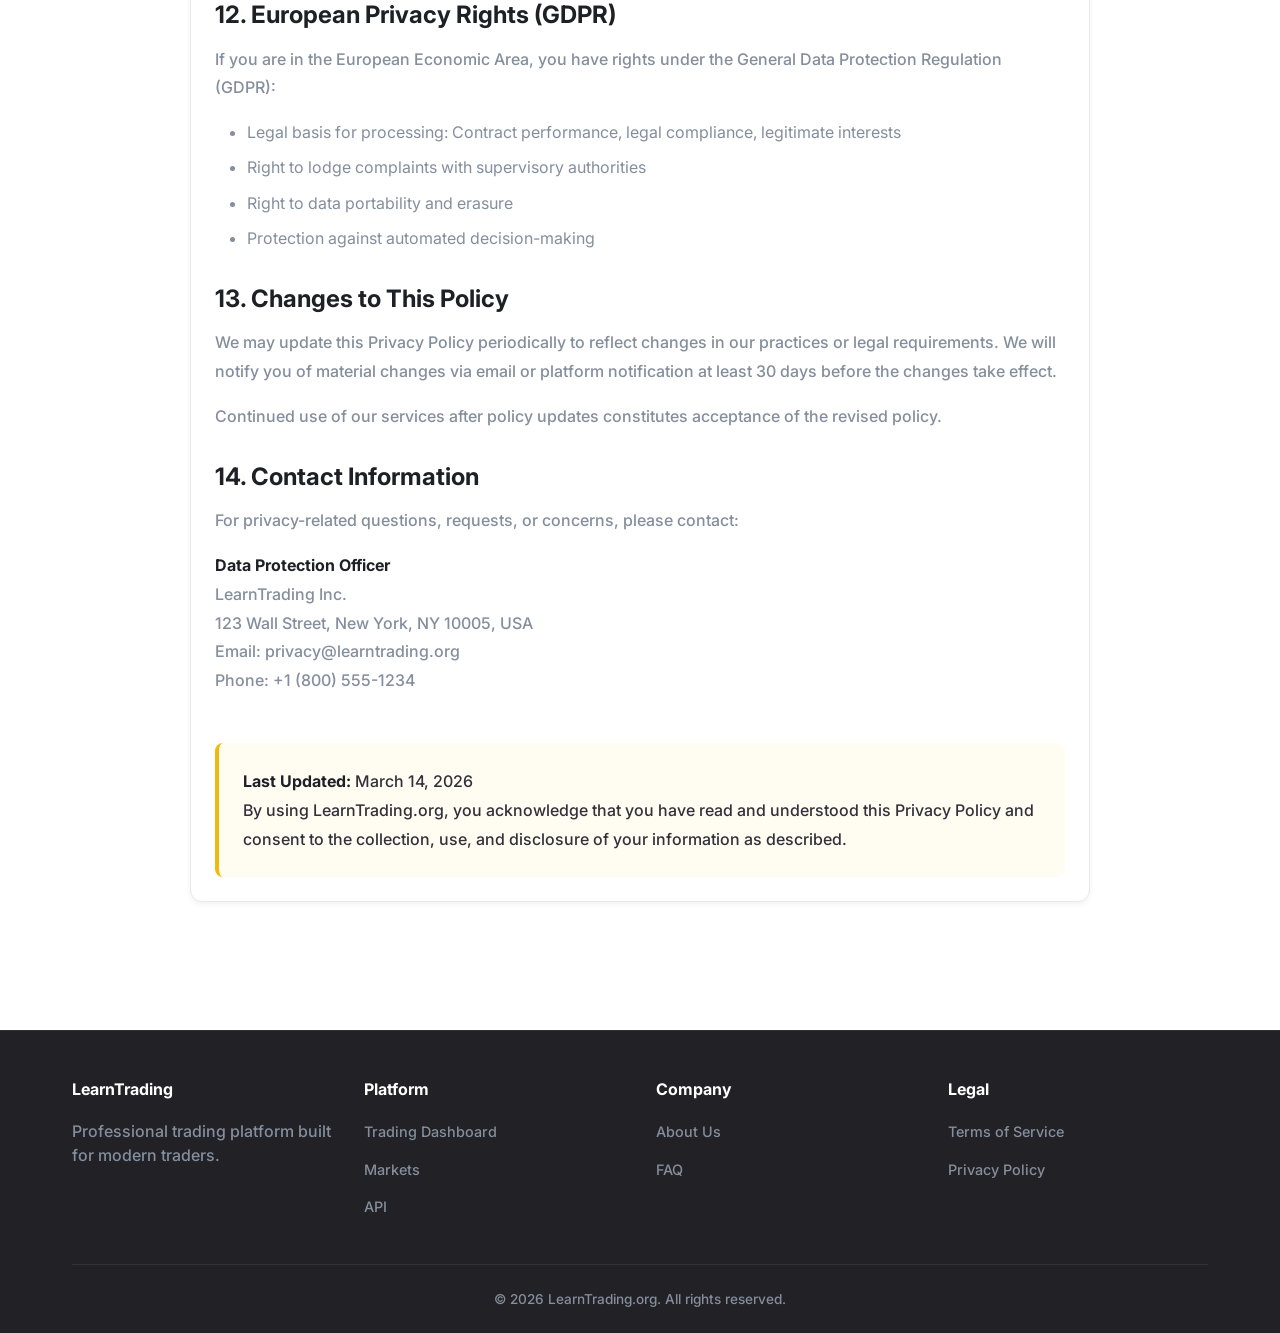
<file: privacy.html>
<!DOCTYPE html>
<html lang="en">
<head>
    <meta charset="UTF-8">
    <meta name="viewport" content="width=device-width, initial-scale=1.0">
    <title>Privacy Policy - LearnTrading.org</title>
    <meta name="description" content="Privacy Policy for LearnTrading.org — learn how we collect, use, and protect your personal information.">
    <link rel="stylesheet" href="styles.css">
</head>
<body>
    <!-- Navigation -->
    <nav class="navbar">
        <div class="nav-container">
            <a href="index.html" class="logo">
                <img src="assets/logo.png" alt="LearnTrading Logo">
                <span>LEARNTRADING</span>
            </a>
            <div class="menu-toggle">
                <span></span>
                <span></span>
                <span></span>
            </div>
            <ul class="nav-links" id="navLinks">
                <li><a href="index.html">Home</a></li>
                <li><a href="about.html">About</a></li>
                <li><a href="faq.html">FAQ</a></li>
                <li><button class="theme-toggle-btn" aria-label="Toggle theme">🌙</button></li>
                <li><a href="dashboard.html" class="btn btn-primary-pill">Get Started</a></li>
            </ul>
        </div>
    </nav>

    <!-- Hero Section -->
    <section class="hero-section" style="min-height: 40vh;">
        <div class="container text-center">
            <h1>Privacy Policy</h1>
            <p style="font-size: 1.1rem; max-width: 700px; margin: 0 auto;">
                Last updated: March 14, 2026
            </p>
        </div>
    </section>

    <!-- Privacy Content -->
    <section class="section">
        <div class="container">
            <div class="card content-card">
                <h3>1. Introduction</h3>
                <p>
                    LearnTrading Inc. ("we," "us," or "our") is committed to protecting your privacy and ensuring the security of your personal information. This Privacy Policy explains how we collect, use, disclose, and safeguard your information when you use our trading platform and services.
                </p>
                <p>
                    By using LearnTrading.org, you consent to the data practices described in this policy. If you do not agree with our policies and practices, please do not use our services.
                </p>

                <h3>2. Information We Collect</h3>

                <h4>2.1 Personal Information</h4>
                <p>We collect the following personal information when you register and use our platform:</p>
                <ul>
                    <li><strong>Identity Information:</strong> Full name, date of birth, nationality, government-issued ID</li>
                    <li><strong>Contact Information:</strong> Email address, phone number, residential address</li>
                    <li><strong>Financial Information:</strong> Bank account details, payment card information, transaction history</li>
                    <li><strong>Verification Documents:</strong> Government ID, proof of address, selfie photos for identity verification</li>
                    <li><strong>Tax Information:</strong> Tax identification numbers as required by law</li>
                </ul>

                <h4>2.2 Automatically Collected Information</h4>
                <ul>
                    <li><strong>Usage Data:</strong> Pages visited, features used, trading activity, time spent on platform</li>
                    <li><strong>Device Information:</strong> IP address, browser type, operating system, device identifiers</li>
                    <li><strong>Location Data:</strong> Geographic location based on IP address</li>
                    <li><strong>Cookies and Tracking:</strong> Session data, preferences, authentication tokens</li>
                </ul>

                <h4>2.3 Trading Information</h4>
                <ul>
                    <li>Order history and transaction records</li>
                    <li>Trading patterns and strategies</li>
                    <li>Portfolio composition and performance</li>
                    <li>Deposit and withdrawal records</li>
                </ul>

                <h3>3. How We Use Your Information</h3>
                <p>We use the collected information for the following purposes:</p>
                <ul>
                    <li><strong>Account Management:</strong> Create, maintain, and secure your account</li>
                    <li><strong>KYC/AML Compliance:</strong> Verify your identity and comply with regulatory requirements</li>
                    <li><strong>Transaction Processing:</strong> Execute trades, process deposits/withdrawals, maintain records</li>
                    <li><strong>Platform Improvement:</strong> Enhance user experience, develop new features, analyze usage patterns</li>
                    <li><strong>Security:</strong> Detect and prevent fraud, unauthorized access, and suspicious activity</li>
                    <li><strong>Communication:</strong> Send service updates, security alerts, marketing communications (with consent)</li>
                    <li><strong>Customer Support:</strong> Respond to inquiries, resolve issues, provide assistance</li>
                    <li><strong>Legal Compliance:</strong> Meet legal obligations, respond to lawful requests, enforce our terms</li>
                </ul>

                <h3>4. Information Sharing and Disclosure</h3>
                <p>We do not sell your personal information. However, we may share your information in the following circumstances:</p>

                <h4>4.1 Service Providers</h4>
                <p>We share information with trusted third-party service providers who assist us in:</p>
                <ul>
                    <li>Payment processing and banking services</li>
                    <li>Identity verification and KYC/AML compliance</li>
                    <li>Cloud hosting and data storage</li>
                    <li>Customer support and communication</li>
                    <li>Analytics and performance monitoring</li>
                </ul>

                <h4>4.2 Legal Requirements</h4>
                <p>We may disclose your information when required by law, including:</p>
                <ul>
                    <li>Compliance with legal obligations and court orders</li>
                    <li>Cooperation with regulatory authorities (SEC, FINRA, FinCEN, etc.)</li>
                    <li>Protection of our rights and property</li>
                    <li>Investigation of fraud, security breaches, or illegal activity</li>
                </ul>

                <h4>4.3 Business Transfers</h4>
                <p>In the event of a merger, acquisition, or sale of assets, your information may be transferred to the new entity, subject to the same privacy protections.</p>

                <h3>5. Data Security</h3>
                <p>We implement industry-leading security measures to protect your information:</p>
                <ul>
                    <li><strong>Encryption:</strong> 256-bit SSL/TLS encryption for all data transmissions</li>
                    <li><strong>Secure Storage:</strong> Encrypted databases with access controls and audit logs</li>
                    <li><strong>Cold Storage:</strong> 98% of cryptocurrency assets stored offline in multi-signature wallets</li>
                    <li><strong>Authentication:</strong> Two-factor authentication (2FA) and biometric login options</li>
                    <li><strong>Monitoring:</strong> 24/7 security monitoring and intrusion detection systems</li>
                    <li><strong>Audits:</strong> Regular third-party security audits and penetration testing</li>
                    <li><strong>Staff Training:</strong> Security awareness training for all employees</li>
                    <li><strong>Incident Response:</strong> Dedicated team and protocols for security incidents</li>
                </ul>
                <p>
                    While we implement comprehensive security measures, no system is completely secure. You are responsible for maintaining the confidentiality of your account credentials.
                </p>

                <h3>6. Data Retention</h3>
                <p>We retain your personal information for as long as necessary to:</p>
                <ul>
                    <li>Provide our services and maintain your account</li>
                    <li>Comply with legal, regulatory, and tax obligations (typically 7 years)</li>
                    <li>Resolve disputes and enforce our agreements</li>
                    <li>Prevent fraud and ensure platform security</li>
                </ul>
                <p>
                    After the retention period, we securely delete or anonymize your information. You may request account deletion at any time, subject to legal retention requirements.
                </p>

                <h3>7. Your Privacy Rights</h3>
                <p>Depending on your jurisdiction, you may have the following rights:</p>
                <ul>
                    <li><strong>Access:</strong> Request a copy of your personal information we hold</li>
                    <li><strong>Correction:</strong> Update or correct inaccurate information</li>
                    <li><strong>Deletion:</strong> Request deletion of your personal data (subject to legal requirements)</li>
                    <li><strong>Portability:</strong> Receive your data in a structured, machine-readable format</li>
                    <li><strong>Objection:</strong> Object to certain processing of your information</li>
                    <li><strong>Restriction:</strong> Request limitation on how we use your data</li>
                    <li><strong>Withdraw Consent:</strong> Revoke consent for marketing communications</li>
                </ul>
                <p>
                    To exercise these rights, contact us at privacy@learntrading.org. We will respond within 30 days.
                </p>

                <h3>8. Cookies and Tracking Technologies</h3>
                <p>We use cookies and similar technologies to:</p>
                <ul>
                    <li>Maintain your login session and remember preferences</li>
                    <li>Analyze platform usage and improve performance</li>
                    <li>Detect and prevent fraud</li>
                    <li>Provide personalized content and advertising</li>
                </ul>
                <p>
                    You can control cookies through your browser settings. However, disabling cookies may limit platform functionality.
                </p>

                <h3>9. International Data Transfers</h3>
                <p>
                    Your information may be transferred to and processed in countries outside your residence, including the United States. We ensure appropriate safeguards are in place, including:
                </p>
                <ul>
                    <li>Standard contractual clauses approved by regulatory authorities</li>
                    <li>Adequacy decisions for certain jurisdictions</li>
                    <li>Binding corporate rules for intra-group transfers</li>
                </ul>

                <h3>10. Children's Privacy</h3>
                <p>
                    Our services are not directed to individuals under 18 years of age. We do not knowingly collect personal information from children. If we discover we have collected information from a child, we will delete it immediately.
                </p>

                <h3>11. California Privacy Rights</h3>
                <p>
                    California residents have additional rights under the California Consumer Privacy Act (CCPA):
                </p>
                <ul>
                    <li>Right to know what personal information is collected, used, and shared</li>
                    <li>Right to delete personal information (with certain exceptions)</li>
                    <li>Right to opt-out of the sale of personal information (we do not sell personal information)</li>
                    <li>Right to non-discrimination for exercising privacy rights</li>
                </ul>

                <h3>12. European Privacy Rights (GDPR)</h3>
                <p>
                    If you are in the European Economic Area, you have rights under the General Data Protection Regulation (GDPR):
                </p>
                <ul>
                    <li>Legal basis for processing: Contract performance, legal compliance, legitimate interests</li>
                    <li>Right to lodge complaints with supervisory authorities</li>
                    <li>Right to data portability and erasure</li>
                    <li>Protection against automated decision-making</li>
                </ul>

                <h3>13. Changes to This Policy</h3>
                <p>
                    We may update this Privacy Policy periodically to reflect changes in our practices or legal requirements. We will notify you of material changes via email or platform notification at least 30 days before the changes take effect.
                </p>
                <p>
                    Continued use of our services after policy updates constitutes acceptance of the revised policy.
                </p>

                <h3>14. Contact Information</h3>
                <p>
                    For privacy-related questions, requests, or concerns, please contact:
                </p>
                <p>
                    <strong>Data Protection Officer</strong><br>
                    LearnTrading Inc.<br>
                    123 Wall Street, New York, NY 10005, USA<br>
                    Email: privacy@learntrading.org<br>
                    Phone: +1 (800) 555-1234
                </p>

                <div class="content-info-box">
                    <p>
                        <strong>Last Updated:</strong> March 14, 2026<br>
                        By using LearnTrading.org, you acknowledge that you have read and understood this Privacy Policy and consent to the collection, use, and disclosure of your information as described.
                    </p>
                </div>
            </div>
        </div>
    </section>

    <!-- Footer -->
    <footer class="footer">
        <div class="container">
            <div class="footer-grid">
                <div class="footer-section">
                    <h4>LearnTrading</h4>
                    <p style="color: var(--footer-text);">Professional trading platform built for modern traders.</p>
                </div>
                <div class="footer-section">
                    <h4>Platform</h4>
                    <ul class="footer-links">
                        <li><a href="dashboard.html">Trading Dashboard</a></li>
                        <li><a href="#">Markets</a></li>
                        <li><a href="#">API</a></li>
                    </ul>
                </div>
                <div class="footer-section">
                    <h4>Company</h4>
                    <ul class="footer-links">
                        <li><a href="about.html">About Us</a></li>
                        <li><a href="faq.html">FAQ</a></li>
                    </ul>
                </div>
                <div class="footer-section">
                    <h4>Legal</h4>
                    <ul class="footer-links">
                        <li><a href="terms.html">Terms of Service</a></li>
                        <li><a href="privacy.html">Privacy Policy</a></li>
                    </ul>
                </div>
            </div>
            <div class="footer-bottom">
                <p>&copy; 2026 LearnTrading.org. All rights reserved.</p>
            </div>
        </div>
    </footer>

    <script src="script.js"></script>
</body>
</html>
</file>
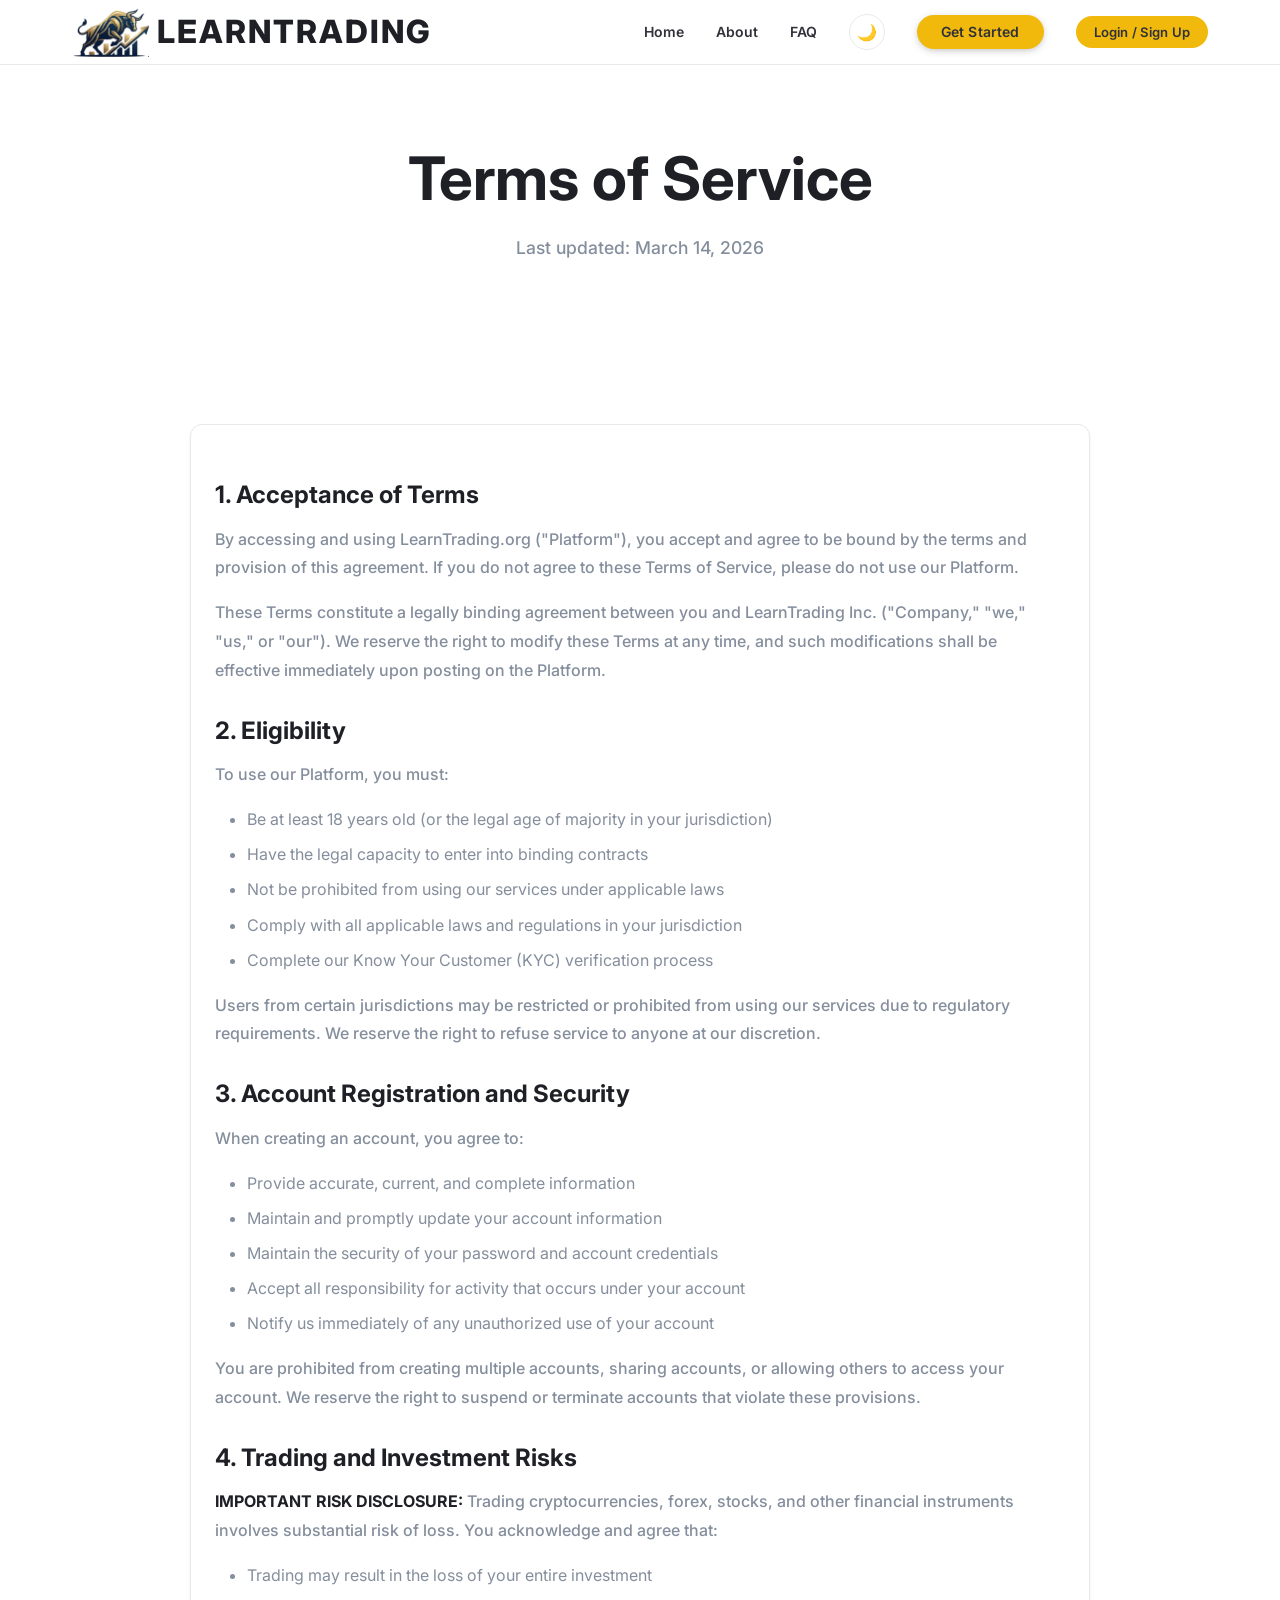
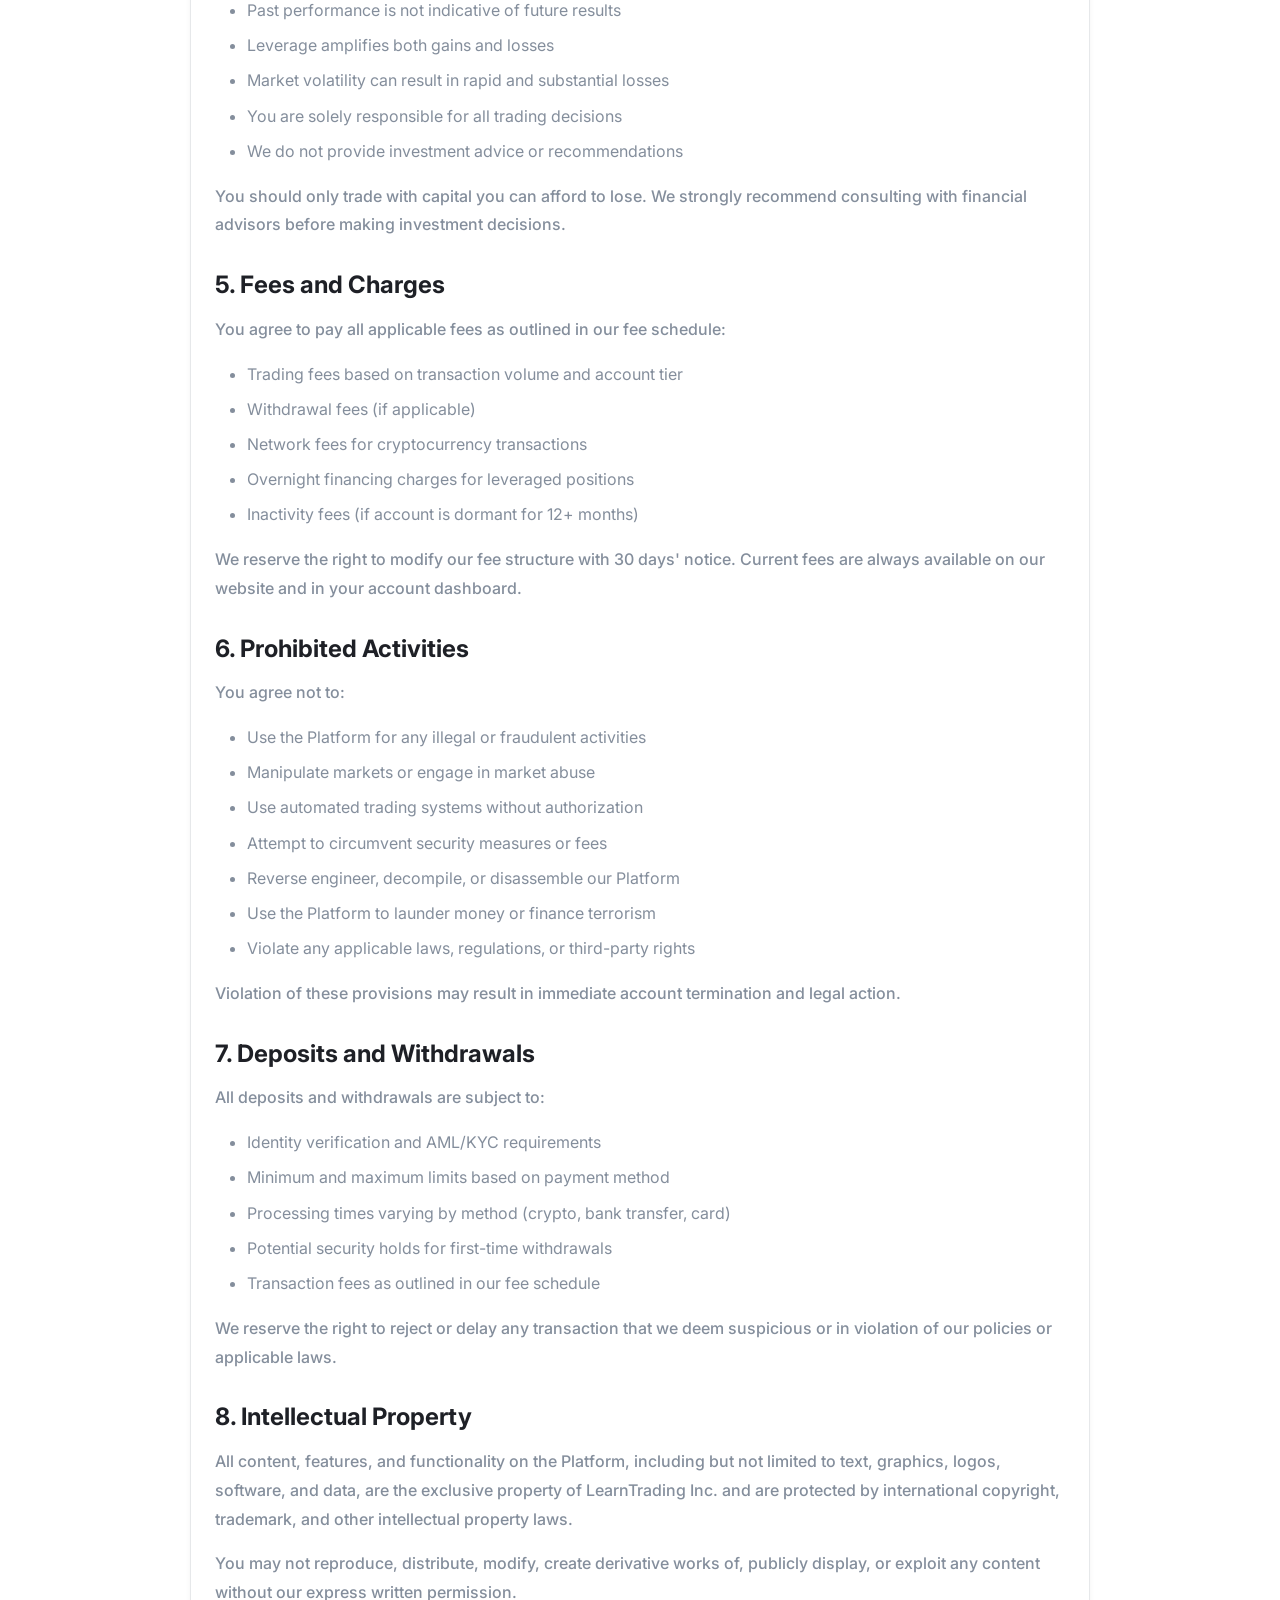
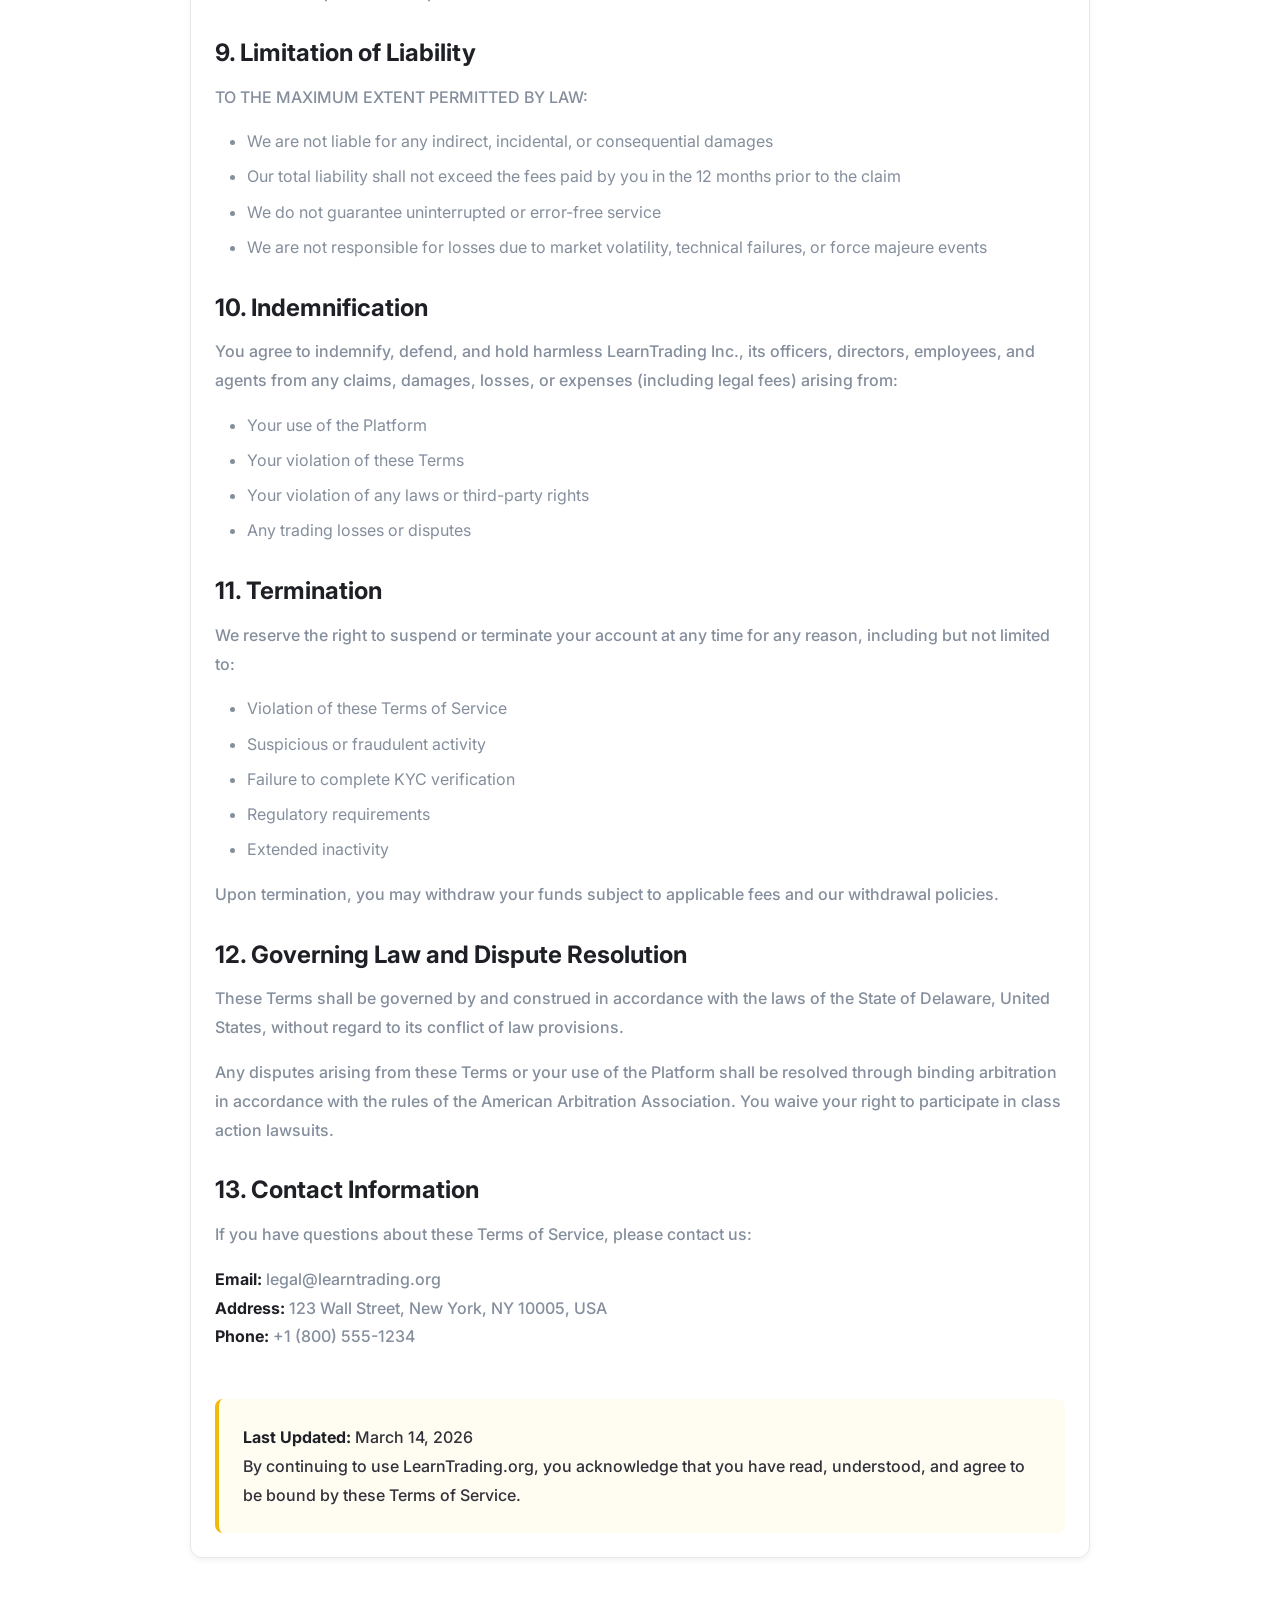
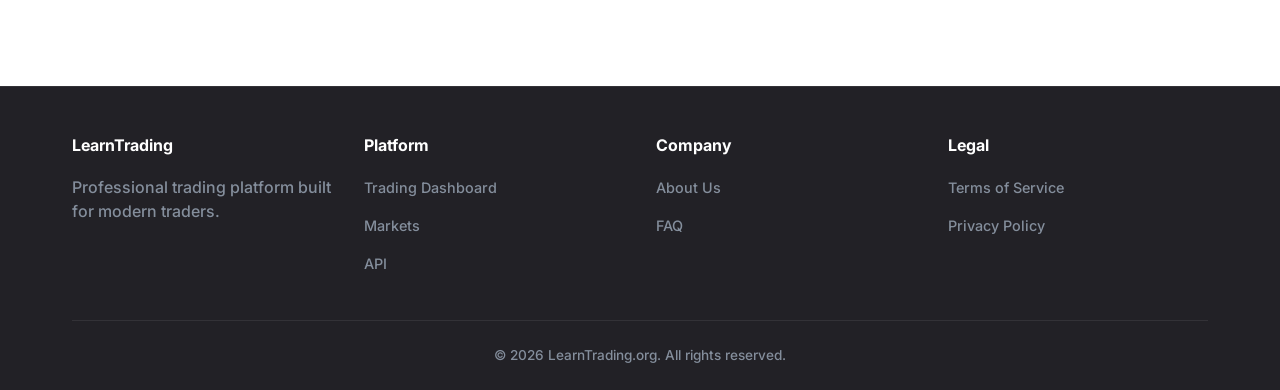
<file: terms.html>
<!DOCTYPE html>
<html lang="en">
<head>
    <meta charset="UTF-8">
    <meta name="viewport" content="width=device-width, initial-scale=1.0">
    <title>Terms of Service - LearnTrading.org</title>
    <meta name="description" content="Terms of Service for LearnTrading.org — your agreement when using our trading platform and services.">
    <link rel="stylesheet" href="styles.css">
</head>
<body>
    <!-- Navigation -->
    <nav class="navbar">
        <div class="nav-container">
            <a href="index.html" class="logo">
                <img src="assets/logo.png" alt="LearnTrading Logo">
                <span>LEARNTRADING</span>
            </a>
            <div class="menu-toggle">
                <span></span>
                <span></span>
                <span></span>
            </div>
            <ul class="nav-links" id="navLinks">
                <li><a href="index.html">Home</a></li>
                <li><a href="about.html">About</a></li>
                <li><a href="faq.html">FAQ</a></li>
                <li><button class="theme-toggle-btn" aria-label="Toggle theme">🌙</button></li>
                <li><a href="dashboard.html" class="btn btn-primary-pill">Get Started</a></li>
            </ul>
        </div>
    </nav>

    <!-- Hero Section -->
    <section class="hero-section" style="min-height: 40vh;">
        <div class="container text-center">
            <h1>Terms of Service</h1>
            <p style="font-size: 1.1rem; max-width: 700px; margin: 0 auto;">
                Last updated: March 14, 2026
            </p>
        </div>
    </section>

    <!-- Terms Content -->
    <section class="section">
        <div class="container">
            <div class="card content-card">
                <h3>1. Acceptance of Terms</h3>
                <p>
                    By accessing and using LearnTrading.org ("Platform"), you accept and agree to be bound by the terms and provision of this agreement. If you do not agree to these Terms of Service, please do not use our Platform.
                </p>
                <p>
                    These Terms constitute a legally binding agreement between you and LearnTrading Inc. ("Company," "we," "us," or "our"). We reserve the right to modify these Terms at any time, and such modifications shall be effective immediately upon posting on the Platform.
                </p>

                <h3>2. Eligibility</h3>
                <p>
                    To use our Platform, you must:
                </p>
                <ul>
                    <li>Be at least 18 years old (or the legal age of majority in your jurisdiction)</li>
                    <li>Have the legal capacity to enter into binding contracts</li>
                    <li>Not be prohibited from using our services under applicable laws</li>
                    <li>Comply with all applicable laws and regulations in your jurisdiction</li>
                    <li>Complete our Know Your Customer (KYC) verification process</li>
                </ul>
                <p>
                    Users from certain jurisdictions may be restricted or prohibited from using our services due to regulatory requirements. We reserve the right to refuse service to anyone at our discretion.
                </p>

                <h3>3. Account Registration and Security</h3>
                <p>
                    When creating an account, you agree to:
                </p>
                <ul>
                    <li>Provide accurate, current, and complete information</li>
                    <li>Maintain and promptly update your account information</li>
                    <li>Maintain the security of your password and account credentials</li>
                    <li>Accept all responsibility for activity that occurs under your account</li>
                    <li>Notify us immediately of any unauthorized use of your account</li>
                </ul>
                <p>
                    You are prohibited from creating multiple accounts, sharing accounts, or allowing others to access your account. We reserve the right to suspend or terminate accounts that violate these provisions.
                </p>

                <h3>4. Trading and Investment Risks</h3>
                <p>
                    <strong>IMPORTANT RISK DISCLOSURE:</strong> Trading cryptocurrencies, forex, stocks, and other financial instruments involves substantial risk of loss. You acknowledge and agree that:
                </p>
                <ul>
                    <li>Trading may result in the loss of your entire investment</li>
                    <li>Past performance is not indicative of future results</li>
                    <li>Leverage amplifies both gains and losses</li>
                    <li>Market volatility can result in rapid and substantial losses</li>
                    <li>You are solely responsible for all trading decisions</li>
                    <li>We do not provide investment advice or recommendations</li>
                </ul>
                <p>
                    You should only trade with capital you can afford to lose. We strongly recommend consulting with financial advisors before making investment decisions.
                </p>

                <h3>5. Fees and Charges</h3>
                <p>
                    You agree to pay all applicable fees as outlined in our fee schedule:
                </p>
                <ul>
                    <li>Trading fees based on transaction volume and account tier</li>
                    <li>Withdrawal fees (if applicable)</li>
                    <li>Network fees for cryptocurrency transactions</li>
                    <li>Overnight financing charges for leveraged positions</li>
                    <li>Inactivity fees (if account is dormant for 12+ months)</li>
                </ul>
                <p>
                    We reserve the right to modify our fee structure with 30 days' notice. Current fees are always available on our website and in your account dashboard.
                </p>

                <h3>6. Prohibited Activities</h3>
                <p>
                    You agree not to:
                </p>
                <ul>
                    <li>Use the Platform for any illegal or fraudulent activities</li>
                    <li>Manipulate markets or engage in market abuse</li>
                    <li>Use automated trading systems without authorization</li>
                    <li>Attempt to circumvent security measures or fees</li>
                    <li>Reverse engineer, decompile, or disassemble our Platform</li>
                    <li>Use the Platform to launder money or finance terrorism</li>
                    <li>Violate any applicable laws, regulations, or third-party rights</li>
                </ul>
                <p>
                    Violation of these provisions may result in immediate account termination and legal action.
                </p>

                <h3>7. Deposits and Withdrawals</h3>
                <p>
                    All deposits and withdrawals are subject to:
                </p>
                <ul>
                    <li>Identity verification and AML/KYC requirements</li>
                    <li>Minimum and maximum limits based on payment method</li>
                    <li>Processing times varying by method (crypto, bank transfer, card)</li>
                    <li>Potential security holds for first-time withdrawals</li>
                    <li>Transaction fees as outlined in our fee schedule</li>
                </ul>
                <p>
                    We reserve the right to reject or delay any transaction that we deem suspicious or in violation of our policies or applicable laws.
                </p>

                <h3>8. Intellectual Property</h3>
                <p>
                    All content, features, and functionality on the Platform, including but not limited to text, graphics, logos, software, and data, are the exclusive property of LearnTrading Inc. and are protected by international copyright, trademark, and other intellectual property laws.
                </p>
                <p>
                    You may not reproduce, distribute, modify, create derivative works of, publicly display, or exploit any content without our express written permission.
                </p>

                <h3>9. Limitation of Liability</h3>
                <p>
                    TO THE MAXIMUM EXTENT PERMITTED BY LAW:
                </p>
                <ul>
                    <li>We are not liable for any indirect, incidental, or consequential damages</li>
                    <li>Our total liability shall not exceed the fees paid by you in the 12 months prior to the claim</li>
                    <li>We do not guarantee uninterrupted or error-free service</li>
                    <li>We are not responsible for losses due to market volatility, technical failures, or force majeure events</li>
                </ul>

                <h3>10. Indemnification</h3>
                <p>
                    You agree to indemnify, defend, and hold harmless LearnTrading Inc., its officers, directors, employees, and agents from any claims, damages, losses, or expenses (including legal fees) arising from:
                </p>
                <ul>
                    <li>Your use of the Platform</li>
                    <li>Your violation of these Terms</li>
                    <li>Your violation of any laws or third-party rights</li>
                    <li>Any trading losses or disputes</li>
                </ul>

                <h3>11. Termination</h3>
                <p>
                    We reserve the right to suspend or terminate your account at any time for any reason, including but not limited to:
                </p>
                <ul>
                    <li>Violation of these Terms of Service</li>
                    <li>Suspicious or fraudulent activity</li>
                    <li>Failure to complete KYC verification</li>
                    <li>Regulatory requirements</li>
                    <li>Extended inactivity</li>
                </ul>
                <p>
                    Upon termination, you may withdraw your funds subject to applicable fees and our withdrawal policies.
                </p>

                <h3>12. Governing Law and Dispute Resolution</h3>
                <p>
                    These Terms shall be governed by and construed in accordance with the laws of the State of Delaware, United States, without regard to its conflict of law provisions.
                </p>
                <p>
                    Any disputes arising from these Terms or your use of the Platform shall be resolved through binding arbitration in accordance with the rules of the American Arbitration Association. You waive your right to participate in class action lawsuits.
                </p>

                <h3>13. Contact Information</h3>
                <p>
                    If you have questions about these Terms of Service, please contact us:
                </p>
                <p>
                    <strong>Email:</strong> legal@learntrading.org<br>
                    <strong>Address:</strong> 123 Wall Street, New York, NY 10005, USA<br>
                    <strong>Phone:</strong> +1 (800) 555-1234
                </p>

                <div class="content-info-box">
                    <p>
                        <strong>Last Updated:</strong> March 14, 2026<br>
                        By continuing to use LearnTrading.org, you acknowledge that you have read, understood, and agree to be bound by these Terms of Service.
                    </p>
                </div>
            </div>
        </div>
    </section>

    <!-- Footer -->
    <footer class="footer">
        <div class="container">
            <div class="footer-grid">
                <div class="footer-section">
                    <h4>LearnTrading</h4>
                    <p style="color: var(--footer-text);">Professional trading platform built for modern traders.</p>
                </div>
                <div class="footer-section">
                    <h4>Platform</h4>
                    <ul class="footer-links">
                        <li><a href="dashboard.html">Trading Dashboard</a></li>
                        <li><a href="#">Markets</a></li>
                        <li><a href="#">API</a></li>
                    </ul>
                </div>
                <div class="footer-section">
                    <h4>Company</h4>
                    <ul class="footer-links">
                        <li><a href="about.html">About Us</a></li>
                        <li><a href="faq.html">FAQ</a></li>
                    </ul>
                </div>
                <div class="footer-section">
                    <h4>Legal</h4>
                    <ul class="footer-links">
                        <li><a href="terms.html">Terms of Service</a></li>
                        <li><a href="privacy.html">Privacy Policy</a></li>
                    </ul>
                </div>
            </div>
            <div class="footer-bottom">
                <p>&copy; 2026 LearnTrading.org. All rights reserved.</p>
            </div>
        </div>
    </footer>

    <script src="script.js"></script>
</body>
</html>
</file>
<file: styles.css>
/* ===================================
   LEARNTRADING.ORG — BINANCE-INSPIRED DESIGN SYSTEM
   Based on DESIGN.md
   =================================== */

/* Import Fonts — Inter (closest to BinancePlex available via Google Fonts) */
@import url('https://fonts.googleapis.com/css2?family=Inter:wght@400;500;600;700;800&display=swap');
/* ===================================
   LIGHT MODE (Default)
   =================================== */
:root {
    /* Primary Brand */
    --binance-yellow: #F0B90B;
    --binance-gold: #FFD000;
    --light-gold: #F8D12F;
    --active-yellow: #D0980B;
    --focus-blue: #1EAEDB;

    /* Backgrounds */
    --primary-bg: #FFFFFF;
    --secondary-bg: #F5F5F5;
    --card-bg: #FFFFFF;
    --glass-bg: rgba(255, 255, 255, 0.92);

    /* Text */
    --text-primary: #1E2026;
    --text-secondary: #32313A;
    --text-muted: #848E9C;
    --text-slate: #686A6C;

    /* Semantic */
    --crypto-green: #0ECB81;
    --crypto-red: #F6465D;
    --warning-orange: #F0B90B;

    /* Borders */
    --border-color: #E6E8EA;
    --border-light: rgba(0, 0, 0, 0.06);
    --border-gold: #FFD000;

    /* Depth & Shadows */
    --shadow-sm: rgba(32, 32, 37, 0.05) 0px 2px 4px;
    --shadow-card: rgba(32, 32, 37, 0.05) 0px 3px 5px 0px;
    --shadow-card-hover: rgba(8, 8, 8, 0.05) 0px 3px 5px 5px;
    --shadow-pill: rgb(153, 153, 153) 0px 2px 10px -3px;
    --shadow-lg: 0 8px 32px rgba(0, 0, 0, 0.08);

    /* Navigation */
    --nav-bg: rgba(255, 255, 255, 0.97);
    --nav-mobile-bg: rgba(255, 255, 255, 0.98);

    /* Inputs */
    --input-bg: #F5F5F5;
    --input-bg-focus: #FFFFFF;
    --input-text: #1E2026;

    /* Typography */
    --font-primary: 'Inter', Arial, sans-serif;

    /* Spacing (8px base) */
    --space-1: 4px;
    --space-2: 8px;
    --space-3: 12px;
    --space-4: 16px;
    --space-5: 20px;
    --space-6: 24px;
    --space-7: 32px;
    --space-8: 48px;
    --space-9: 64px;
    --space-10: 80px;

    /* Radius */
    --radius-sm: 6px;
    --radius-md: 8px;
    --radius-card: 12px;
    --radius-lg: 24px;
    --radius-pill: 50px;

    /* Transitions */
    --transition-fast: 0.2s ease;
    --transition-normal: 0.3s ease;

    /* Dark section (used for alternating sections) */
    --dark-bg: #222126;
    --dark-card-bg: #2B2F36;
    --dark-text: #e4e4e7;
    --dark-border: rgba(255, 255, 255, 0.08);

    /* Footer */
    --footer-bg: #222126;
    --footer-text: #848E9C;

    /* Terminal (Dashboard) — Light Mode */
    --terminal-bg: #F8F9FA;
    --terminal-panel-bg: #FFFFFF;
    --terminal-panel-bg-alt: #F5F5F5;
    --terminal-border: #E6E8EA;
    --terminal-border-subtle: rgba(0, 0, 0, 0.04);
    --terminal-text: #1E2026;
    --terminal-text-secondary: #474D57;
    --terminal-text-muted: #848E9C;
    --terminal-text-dim: #AEB4BC;
    --terminal-hover-bg: rgba(0, 0, 0, 0.03);
    --terminal-input-bg: #F5F5F5;
    --terminal-input-border: #E6E8EA;
    --terminal-active-bg: rgba(240, 185, 11, 0.06);
    --terminal-shadow: 0 1px 3px rgba(0, 0, 0, 0.06);
    --terminal-table-header-bg: #F5F5F5;
}

/* ===================================
   DARK MODE
   =================================== */
[data-theme="dark"] {
    --primary-bg: #222126;
    --secondary-bg: #1A1A1E;
    --card-bg: #2B2F36;
    --glass-bg: rgba(43, 47, 54, 0.92);

    --text-primary: #e4e4e7;
    --text-secondary: #a1a1aa;
    --text-muted: #848E9C;
    --text-slate: #71717a;

    --border-color: rgba(255, 255, 255, 0.08);
    --border-light: rgba(255, 255, 255, 0.04);

    --shadow-sm: rgba(0, 0, 0, 0.2) 0px 2px 4px;
    --shadow-card: rgba(0, 0, 0, 0.15) 0px 3px 5px 0px;
    --shadow-card-hover: rgba(0, 0, 0, 0.25) 0px 3px 8px 5px;
    --shadow-pill: rgba(0, 0, 0, 0.3) 0px 2px 10px -3px;
    --shadow-lg: 0 8px 32px rgba(0, 0, 0, 0.3);

    --nav-bg: rgba(34, 33, 38, 0.97);
    --nav-mobile-bg: rgba(34, 33, 38, 0.98);

    --input-bg: rgba(255, 255, 255, 0.04);
    --input-bg-focus: rgba(255, 255, 255, 0.08);
    --input-text: #e4e4e7;

    --footer-bg: #1A1A1E;
    --footer-text: #71717a;

    /* Terminal (Dashboard) — Dark Mode */
    --terminal-bg: #0d0d0f;
    --terminal-panel-bg: #131316;
    --terminal-panel-bg-alt: #1a1a1f;
    --terminal-border: rgba(255, 255, 255, 0.06);
    --terminal-border-subtle: rgba(255, 255, 255, 0.03);
    --terminal-text: #e4e4e7;
    --terminal-text-secondary: rgba(255, 255, 255, 0.7);
    --terminal-text-muted: rgba(255, 255, 255, 0.4);
    --terminal-text-dim: rgba(255, 255, 255, 0.25);
    --terminal-hover-bg: rgba(255, 255, 255, 0.03);
    --terminal-input-bg: rgba(255, 255, 255, 0.04);
    --terminal-input-border: rgba(255, 255, 255, 0.08);
    --terminal-active-bg: rgba(240, 185, 11, 0.06);
    --terminal-shadow: 0 1px 3px rgba(0, 0, 0, 0.3);
    --terminal-table-header-bg: #1a1a1f;
}

/* ===================================
   RESET & BASE
   =================================== */
*,
*::before,
*::after {
    margin: 0;
    padding: 0;
    box-sizing: border-box;
}

html {
    scroll-behavior: smooth;
    font-size: 16px;
}

body {
    font-family: var(--font-primary);
    background: var(--primary-bg);
    color: var(--text-primary);
    line-height: 1.6;
    overflow-x: hidden;
    position: relative;
    transition: background 0.3s ease, color 0.3s ease;
}

/* Subtle background glow — light mode only */
body::before {
    content: '';
    position: fixed;
    top: 0;
    left: 0;
    width: 100%;
    height: 100%;
    z-index: -1;
    pointer-events: none;
}

[data-theme="dark"] body::before {
    background-color: var(--primary-bg);
}

/* ===================================
   TYPOGRAPHY
   =================================== */
h1, h2, h3, h4, h5, h6 {
    font-family: var(--font-primary);
    font-weight: 700;
    line-height: 1.15;
    color: var(--text-primary);
}

h1 {
    font-size: clamp(2.2rem, 5vw, 3.75rem);
    font-weight: 700;
    line-height: 1.08;
    color: var(--text-primary);
    margin-bottom: var(--space-6);
}

h2 {
    font-size: clamp(1.5rem, 3.5vw, 2.125rem);
    font-weight: 700;
    color: var(--text-primary);
    margin-bottom: var(--space-6);
}

h3 {
    font-size: clamp(1.2rem, 2.5vw, 1.5rem);
    font-weight: 600;
    color: var(--text-primary);
    margin-bottom: var(--space-4);
}

h4 {
    font-size: clamp(1rem, 2vw, 1.25rem);
    font-weight: 600;
    line-height: 1.25;
    color: var(--text-primary);
    margin-bottom: var(--space-3);
}

p {    
    margin-bottom: var(--space-4);
    color: var(--text-muted);
    font-size: 1rem;
    font-weight: 500;
    line-height: 1.5;
}

a {
    color: var(--binance-yellow);
    text-decoration: none;
    transition: var(--transition-fast);
}

a:hover {
    color: var(--active-yellow);
}

/* ===================================
   NAVIGATION
   =================================== */
.navbar {
    position: fixed;
    top: 0;
    left: 0;
    width: 100%;
    background: var(--nav-bg);
    backdrop-filter: blur(20px);
    -webkit-backdrop-filter: blur(20px);
    border-bottom: 1px solid var(--border-color);
    padding: 0;
    z-index: 1000;
    transition: background 0.3s ease;
}

.nav-container {
    max-width: 1200px;
    margin: 0 auto;
    padding: 0 var(--space-7);
    display: flex;
    justify-content: space-between;
    align-items: center;
    height: 64px;
    gap: var(--space-4);
}

.logo {
    font-family: var(--font-primary);
    font-size: clamp(2rem, 2vw, 2rem);
    font-weight: 800;
    color: var(--text-primary);
    letter-spacing: 2px;
    transition: var(--transition-normal);
    display: flex;
    align-items:center;
    gap: 8px;
    flex-shrink: 0;
    text-decoration: none;
}

.logo img { height: 50px; }

.logo:hover {
    opacity: 0.85;
    color: var(--text-primary);
}

.nav-links {
    display: flex;
    gap: var(--space-7);
    list-style: none;
    align-items: center;
}

.nav-links a {
    font-family: var(--font-primary);
    font-weight: 600;
    font-size: 0.875rem;
    color: var(--text-secondary);
    position: relative;
    padding: 0.5rem 0;
    transition: color 0.2s ease;
}

.nav-links a::after {
    content: '';
    position: absolute;
    bottom: 0;
    left: 0;
    width: 0;
    height: 2px;
    background: var(--binance-yellow);
    transition: var(--transition-normal);
}

.nav-links a:hover::after,
.nav-links a.active::after {
    width: 0%;
}

.nav-links a.active { color: var(--binance-yellow); }
.nav-links a:hover { color: var(--text-primary); }

/* Mobile Hamburger */
.menu-toggle {
    display: none;
    flex-direction: column;
    gap: 5px;
    cursor: pointer;
    padding: 0.5rem;
    background: none;
    border: none;
    flex-shrink: 0;
}

.menu-toggle span {
    width: 22px;
    height: 2px;
    background: var(--text-primary);
    border-radius: 2px;
    transition: var(--transition-fast);
    display: block;
}

.menu-toggle.active span:nth-child(1) { transform: translateY(7px) rotate(45deg); }
.menu-toggle.active span:nth-child(2) { opacity: 0; }
.menu-toggle.active span:nth-child(3) { transform: translateY(-7px) rotate(-45deg); }

/* Theme Toggle */
.theme-toggle-btn {
    background: none;
    border: 1px solid var(--border-color);
    width: 36px;
    height: 36px;
    border-radius: 50%;
    cursor: pointer;
    font-size: 1rem;
    display: flex;
    align-items: center;
    justify-content: center;
    transition: var(--transition-fast);
    flex-shrink: 0;
    color: var(--text-muted);
}

.theme-toggle-btn:hover {
    background: var(--binance-yellow);
    border-color: var(--binance-yellow);
    color: #1E2026;
}

/* ===================================
   BUTTONS (Binance Design System)
   =================================== */
.btn {
    font-family: var(--font-primary);
    font-weight: 600;
    font-size: 1rem;
    padding: 10px 32px;
    border: none;
    border-radius: var(--radius-sm);
    cursor: pointer;
    transition: all 0.2s ease;
    position: relative;
    overflow: hidden;
    display: inline-flex;
    align-items: center;
    justify-content: center;
    gap: 8px;
    text-align: center;
    white-space: nowrap;
    text-decoration: none;
    letter-spacing: 0.16px;
    line-height: 1.25;
}

/* Primary — Yellow Fill */
.btn-primary {
    background: var(--binance-yellow);
    color: #1E2026;
}

.btn-primary:hover {
    background: var(--focus-blue);
    color: #ffffff;
}

.btn-primary:active {
    background: var(--active-yellow);
}

/* Primary Pill — Gold, rounded */
.btn-primary-pill {
    background: var(--binance-yellow);
    color: #1E2026;
    border-radius: var(--radius-pill);
    padding: 12px 32px;
    font-weight: 600;
    box-shadow: var(--shadow-pill);
}

.btn-primary-pill:hover {
    background: var( --focus-blue);
    color: #ffffff;
}

/* Secondary — Outlined */
.btn-secondary {
    background: var(--primary-bg);
    border: 1.5px solid var(--binance-yellow);
    color: var(--binance-yellow);
    border-radius: var(--radius-pill);
    padding: 10px 28px;
}

.btn-secondary:hover {
    background: var(--focus-blue);
    border-color: var(--focus-blue);
    color: #FFFFFF;
}

/* Success */
.btn-success {
    background: var(--crypto-green);
    color: #FFFFFF;
    font-weight: 600;
}

.btn-success:hover {
    opacity: 0.9;
    transform: translateY(-1px);
}

/* Danger */
.btn-danger {
    background: var(--crypto-red);
    color: #FFFFFF;
}

.btn-danger:hover {
    opacity: 0.9;
    transform: translateY(-1px);
}

/* Disabled */
.btn:disabled,
.btn.disabled {
    background: #E6E8EA;
    color: #848E9C;
    cursor: not-allowed;
    transform: none;
    box-shadow: none;
}

/* Nav CTA Button */
.nav-links .btn {
    padding: 8px 24px;
    font-size: 0.875rem;
    border-radius: var(--radius-pill);
}

/* ===================================
   CARDS
   =================================== */
.card {
    background: var(--card-bg);
    border: 1px solid var(--border-color);
    border-radius: var(--radius-card);
    padding: var(--space-6);
    box-shadow: var(--shadow-card);
    transition: box-shadow 0.2s ease, border-color 0.2s ease;
    position: relative;
    overflow: hidden;
}

.card:hover {
    box-shadow: var(--shadow-card-hover);
    border-color: var(--binance-yellow);
}

.glass-card {
    background: var(--glass-bg);
    backdrop-filter: blur(20px);
    -webkit-backdrop-filter: blur(20px);
    border: 1px solid var(--border-color);
}

/* ===================================
   CONTAINERS & LAYOUT
   =================================== */
.container {
    width: 100%;
    max-width: 1200px;
    margin: 0 auto;
    padding: 0 var(--space-7);
}

.section {
    padding: var(--space-9) 0;
}

/* Dark Section (for alternating rhythm) */
.section-dark {
    background: var(--dark-bg);
    color: var(--dark-text);
}

.section-dark h2,
.section-dark h3,
.section-dark h4 {
    color: #FFFFFF;
}

.section-dark p {
    color: #848E9C;
}

.section-dark .card {
    background: var(--dark-card-bg);
    border-color: var(--dark-border);
}

.section-dark .card:hover {
    border-color: var(--binance-yellow);
}

/* Hero Section */
.hero-section {
    min-height: 100vh;

    display: flex;
    align-items: center;
    justify-content: center;
    padding: 6rem 0 3rem;
    position: relative;
}

/* Grids */
.grid-2 {
    display: grid;
    grid-template-columns: repeat(1, 1fr);
    gap: var(--space-6);
}

.grid-3 {
    display: grid;
    grid-template-columns: repeat(3, 1fr);
    gap: var(--space-6);
}

.grid-4 {
    display: grid;
    grid-template-columns: repeat(4, 1fr);
    gap: var(--space-5);
}

/* ===================================
   STATS & NUMBERS
   =================================== */
.stat-box {
    text-align: center;
    padding: var(--space-5);
}

.stat-number {
    font-family: var(--font-primary);
    font-size: clamp(2rem, 4vw, 3rem);
    font-weight: 800;
    color: var(--binance-yellow);
    display: block;
    margin-bottom: var(--space-1);
}

.stat-label {
    font-size: 0.875rem;
    font-weight: 600;
    color: var(--text-muted);
    text-transform: uppercase;
    letter-spacing: 1px;
}

#ste {
    color: var(--text-primary);
}

/* ===================================
   FORMS & INPUTS
   =================================== */
.form-group { margin-bottom: var(--space-5); }

.form-label {
    display: block;
    font-family: var(--font-primary);
    font-weight: 600;
    font-size: 0.875rem;
    color: var(--text-primary);
    margin-bottom: var(--space-2);
}

.form-input,
.form-select,
.form-textarea {
    width: 100%;
    padding: 0.7rem 0.875rem;
    background: var(--input-bg);
    border: 1px solid var(--border-color);
    border-radius: var(--radius-md);
    color: var(--input-text);
    font-family: var(--font-primary);
    font-size: 1rem;
    transition: border-color 0.2s ease, box-shadow 0.2s ease;
}

.form-input:focus,
.form-select:focus,
.form-textarea:focus {
    outline: none;
    border-color: #000000;
    box-shadow: 0 0 0 1px #000000;
    background: var(--input-bg-focus);
}

.form-textarea {
    resize: vertical;
    min-height: 140px;
}

/* ===================================
   BADGES & TAGS
   =================================== */
.badge {
    display: inline-block;
    padding: 4px 10px;
    border-radius: 20px;
    font-size: 0.75rem;
    font-weight: 600;
    letter-spacing: 0.5px;
    white-space: nowrap;
}

.badge-success {
    background: rgba(14, 203, 129, 0.12);
    color: var(--crypto-green);
    border: 1px solid rgba(14, 203, 129, 0.3);
}

.badge-warning {
    background: rgba(240, 185, 11, 0.12);
    color: var(--binance-yellow);
    border: 1px solid rgba(240, 185, 11, 0.3);
}

.badge-danger {
    background: rgba(246, 70, 93, 0.12);
    color: var(--crypto-red);
    border: 1px solid rgba(246, 70, 93, 0.3);
}

.badge-info {
    background: rgba(30, 174, 219, 0.12);
    color: var(--focus-blue);
    border: 1px solid rgba(30, 174, 219, 0.3);
}

/* ===================================
   DEMO PLATFORM STYLES
   =================================== */

/* Demo Badge */
.demo-badge {
    display: inline-flex;
    align-items: center;
    gap: 6px;
    background: rgba(240, 185, 11, 0.1);
    border: 1px solid rgba(240, 185, 11, 0.3);
    color: var(--binance-yellow);
    padding: 6px 14px;
    border-radius: 20px;
    font-size: 0.8rem;
    font-weight: 700;
    letter-spacing: 0.5px;
}

/* Demo Feature Icon */
.demo-feature-icon {
    width: 56px;
    height: 56px;
    background: rgba(240, 185, 11, 0.1);
    border: 1px solid rgba(240, 185, 11, 0.2);
    border-radius: var(--radius-card);
    display: flex;
    align-items: center;
    justify-content: center;
    margin-bottom: 1.25rem;
    font-size: 1.5rem;
}

/* Tier Cards */
.tier-highlight {
    border: 2px solid var(--binance-yellow);
    transform: scale(1.02);
}

.tier-feature-list {
    list-style: none;
    margin-bottom: 1.5rem;
}

.tier-feature-list li {
    margin-bottom: 0.5rem;
    padding-left: 1.5rem;
    position: relative;
    color: var(--text-muted);
    font-size: 0.95rem;
}

.tier-feature-list li::before {
    content: '✓';
    position: absolute;
    left: 0;
    color: var(--crypto-green);
    font-weight: 700;
}

/* Virtual Balance label */
.virtual-balance { position: relative; }
.virtual-balance::after {
    content: 'VIRTUAL';
    position: absolute;
    top: -8px;
    right: -8px;
    background: var(--binance-yellow);
    color: #1E2026;
    font-size: 0.55rem;
    font-weight: 800;
    padding: 2px 5px;
    border-radius: 4px;
    letter-spacing: 1px;
}

/* ===================================
   TICKER TAPE
   =================================== */
.ticker-tape-container {
    position: fixed;
    top: 64px;
    left: 0;
    width: 100%;
    z-index: 999;
    background: var(--nav-bg);
    backdrop-filter: blur(10px);
    -webkit-backdrop-filter: blur(10px);
    border-bottom: 1px solid var(--border-color);
    overflow: hidden;
}

.dashboard-with-ticker { margin-top: 120px !important; }
.hero-section-with-ticker { padding-top: 130px; }

/* TradingView Widgets */
.tradingview-widget-container {
    width: 100%;
    border-radius: var(--radius-md);
    overflow: hidden;
}

.chart-widget-container {
    border-radius: var(--radius-md);
    overflow: hidden;
    min-height: 450px;
}

/* ===================================
   DASHBOARD SPECIFIC
   =================================== */
.dashboard-header {
    background: var(--glass-bg);
    backdrop-filter: blur(20px);
    -webkit-backdrop-filter: blur(20px);
    border-bottom: 1px solid var(--border-color);
    padding: var(--space-5);
    margin-bottom: var(--space-6);
}

.balance-card {
    background: linear-gradient(135deg, #F0B90B 0%, #D0980B 100%);
    color: #1E2026;
    border: none;
}

.balance-amount {
    font-family: var(--font-primary);
    font-size: clamp(1.8rem, 4vw, 3rem);
    font-weight: 800;
    margin: var(--space-4) 0;
}

.profit-positive { color: var(--crypto-green); }
.profit-negative { color: var(--crypto-red); }

.asset-list { list-style: none; }

.asset-item {
    display: flex;
    justify-content: space-between;
    align-items: center;
    padding: var(--space-4);
    border-bottom: 1px solid var(--border-light);
    transition: var(--transition-fast);
}

.asset-item:hover { background: var(--input-bg); }

.chart-container {
    height: 400px;
    background: var(--input-bg);
    border-radius: var(--radius-md);
    padding: var(--space-5);
    position: relative;
}

/* ===================================
   TABLES
   =================================== */
.data-table {
    width: 100%;
    border-collapse: collapse;
    background: var(--card-bg);
    border-radius: var(--radius-card);
    overflow: hidden;
    font-size: 0.875rem;
}

.data-table thead {
    background: var(--secondary-bg);
}

.data-table th {
    font-family: var(--font-primary);
    padding: 0.75rem 1rem;
    text-align: left;
    font-weight: 700;
    color: var(--text-muted);
    text-transform: uppercase;
    letter-spacing: 0.5px;
    font-size: 0.75rem;
    white-space: nowrap;
}

.data-table td {
    padding: 0.75rem 1rem;
    border-top: 1px solid var(--border-light);
    color: var(--text-primary);
}

.data-table tbody tr { transition: var(--transition-fast); }
.data-table tbody tr:hover { background: var(--input-bg); }

.table-responsive {
    overflow-x: auto;
    -webkit-overflow-scrolling: touch;
    border-radius: var(--radius-card);
}

/* ===================================
   FOOTER (Binance Dark)
   =================================== */
.footer {
    background: var(--footer-bg);
    border-top: 1px solid var(--dark-border);
    padding: var(--space-8) 0 var(--space-6);
    margin-top: var(--space-9);
}

.footer-grid {
    display: grid;
    grid-template-columns: repeat(4, 1fr);
    gap: var(--space-7);
    margin-bottom: var(--space-7);
}

.footer-section h4 {
    color: #FFFFFF;
    margin-bottom: var(--space-5);
    font-weight: 700;
    font-size: 1rem;
}

.footer-links { list-style: none; }
.footer-links li { margin-bottom: var(--space-3); }

.footer-links a {
    color: var(--footer-text);
    font-size: 0.9rem;
    font-weight: 500;
    transition: color 0.2s ease;
}

.footer-links a:hover { color: var(--binance-yellow); }

.footer-bottom {
    text-align: center;
    padding-top: var(--space-6);
    border-top: 1px solid var(--dark-border);
}

.footer-bottom p {
    color: var(--footer-text);
    font-size: 0.85rem;
    margin: 0;
}

.footer .demo-badge {
    background: rgba(240, 185, 11, 0.08);
    border-color: rgba(240, 185, 11, 0.2);
}

/* ===================================
   ANIMATIONS
   =================================== */
@keyframes fadeInUp {
    from { opacity: 0; transform: translateY(30px); }
    to   { opacity: 1; transform: translateY(0); }
}

@keyframes fadeIn {
    from { opacity: 0; }
    to   { opacity: 1; }
}

@keyframes slideInRight {
    from { opacity: 0; transform: translateX(50px); }
    to   { opacity: 1; transform: translateX(0); }
}

.fade-in-up     { animation: fadeInUp 0.8s ease-out forwards; }
.fade-in        { animation: fadeIn 1s ease-out forwards; }
.slide-in-right { animation: slideInRight 0.8s ease-out forwards; }

.delay-1 { animation-delay: 0.1s; }
.delay-2 { animation-delay: 0.2s; }
.delay-3 { animation-delay: 0.3s; }
.delay-4 { animation-delay: 0.4s; }
.delay-5 { animation-delay: 0.5s; }

/* ===================================
   UTILITIES
   =================================== */
.text-center  { text-align: center; }
.text-right   { text-align: right; }
.mt-sm { margin-top: var(--space-4); }
.mt-md { margin-top: var(--space-5); }
.mt-lg { margin-top: var(--space-7); }
.mb-sm { margin-bottom: var(--space-4); }
.mb-md { margin-bottom: var(--space-5); }
.mb-lg { margin-bottom: var(--space-7); }
.flex         { display: flex; }
.flex-between { display: flex; justify-content: space-between; }
.flex-center  { display: flex; justify-content: center; align-items: center; }
.gap-sm { gap: var(--space-4); }
.gap-md { gap: var(--space-5); }
.gap-lg { gap: var(--space-7); }

/* ===================================
   TOAST NOTIFICATION
   =================================== */
.trade-toast {
    position: fixed;
    bottom: 24px;
    right: 24px;
    background: var(--card-bg);
    backdrop-filter: blur(20px);
    -webkit-backdrop-filter: blur(20px);
    border: 1px solid var(--crypto-green);
    border-radius: var(--radius-md);
    padding: 1rem 1.5rem;
    color: var(--text-primary);
    font-family: var(--font-primary);
    font-size: 0.9rem;
    font-weight: 500;
    z-index: 10000;
    animation: slideInToast 0.4s ease-out, fadeOutToast 0.5s ease-in 2.5s forwards;
    box-shadow: var(--shadow-lg);
    max-width: 340px;
}

.trade-toast.error {
    border-color: var(--crypto-red);
}

@keyframes slideInToast {
    from { transform: translateX(110%); opacity: 0; }
    to   { transform: translateX(0);   opacity: 1; }
}

@keyframes fadeOutToast {
    from { opacity: 1; }
    to   { opacity: 0; pointer-events: none; }
}

/* ===================================
   LOADING / SPINNER
   =================================== */
.spinner {
    border: 3px solid var(--border-color);
    border-top: 3px solid var(--binance-yellow);
    border-radius: 50%;
    width: 40px;
    height: 40px;
    animation: spin 1s linear infinite;
}

@keyframes spin {
    0%   { transform: rotate(0deg); }
    100% { transform: rotate(360deg); }
}

/* ===================================
   SCROLLBAR
   =================================== */
::-webkit-scrollbar { width: 6px; height: 6px; }
::-webkit-scrollbar-track { background: transparent; }
::-webkit-scrollbar-thumb { background: var(--border-color); border-radius: 3px; }
::-webkit-scrollbar-thumb:hover { background: var(--text-muted); }

/* ===================================
   AUTH MODAL
   =================================== */
.auth-overlay {
    position: fixed;
    inset: 0;
    background: rgba(0, 0, 0, 0.55);
    backdrop-filter: blur(10px);
    -webkit-backdrop-filter: blur(8px);
    z-index: 10001;
    display: flex;
    align-items: center;
    justify-content: center;
    opacity: 0;
    pointer-events: none;
    transition: opacity 0.3s ease;
    padding: 1rem;
}

.auth-overlay.active {
    opacity: 1;
    pointer-events: auto;
}

.auth-modal {
    background: var(--card-bg);
    border-radius: var(--radius-lg);
    width: 100%;
    max-width: 440px;
    max-height: 92vh;
    overflow-y: auto;
    box-shadow: var(--shadow-lg);
    position: relative;
    transform: translateY(30px) scale(0.96);
    transition: transform 0.3s cubic-bezier(0.34, 1.56, 0.64, 1);
    border: 1px solid var(--border-color);
}

.auth-overlay.active .auth-modal {
    transform: translateY(0) scale(1);
}

.auth-close-btn {
    position: absolute;
    top: 14px;
    right: 14px;
    width: 34px;
    height: 34px;
    border-radius: 50%;
    border: 1px solid var(--border-color);
    background: var(--input-bg);
    color: var(--text-muted);
    font-size: 1.2rem;
    cursor: pointer;
    display: flex;
    align-items: center;
    justify-content: center;
    transition: var(--transition-fast);
    z-index: 2;
    line-height: 1;
}

.auth-close-btn:hover {
    background: var(--binance-yellow);
    color: #1E2026;
    border-color: var(--binance-yellow);
}

.auth-tabs {
    display: flex;
    border-bottom: 1px solid var(--border-color);
}

.auth-tab {
    flex: 1;
    padding: 1rem;
    font-family: var(--font-primary);
    font-weight: 700;
    font-size: 0.875rem;
    color: var(--text-muted);
    background: none;
    border: none;
    cursor: pointer;
    position: relative;
    transition: color 0.25s ease;
}

.auth-tab::after {
    content: '';
    position: absolute;
    bottom: -1px;
    left: 20%;
    width: 60%;
    height: 3px;
    border-radius: 3px 3px 0 0;
    background: transparent;
    transition: background 0.25s ease;
}

.auth-tab.active { color: var(--binance-yellow); }
.auth-tab.active::after { background: var(--binance-yellow); }
.auth-tab:hover:not(.active) { color: var(--text-primary); }

.auth-form { padding: 1.8rem 2rem 2.2rem; }

.auth-brand { text-align: center; margin-bottom: 1.6rem; }

.auth-brand .auth-logo {
    font-size: 2.2rem;
    display: block;
    margin-bottom: 0.4rem;
}

.auth-brand h2 {
    font-size: 1.5rem;
    color: var(--text-primary);
    margin-bottom: 0.3rem;
}

.auth-brand p {
    font-size: 0.875rem;
    color: var(--text-muted);
    margin: 0;
}

.auth-field { margin-bottom: 1.1rem; }

.auth-field label {
    display: block;
    font-weight: 600;
    font-size: 0.8rem;
    color: var(--text-secondary);
    margin-bottom: 0.4rem;
}

.auth-field input {
    width: 100%;
    padding: 0.75rem 1rem;
    background: var(--input-bg);
    border: 1px solid var(--border-color);
    border-radius: var(--radius-md);
    font-family: var(--font-primary);
    font-size: 0.95rem;
    color: var(--text-primary);
    transition: border-color 0.2s ease, box-shadow 0.2s ease;
}

.auth-field input:focus {
    outline: none;
    border-color: var(--binance-yellow);
    box-shadow: 0 0 0 3px rgba(240, 185, 11, 0.12);
    background: var(--input-bg-focus);
}

.auth-field input::placeholder { color: var(--text-muted); }

.auth-extras {
    display: flex;
    justify-content: space-between;
    align-items: center;
    margin-bottom: 1.4rem;
    font-size: 0.84rem;
    flex-wrap: wrap;
    gap: 0.5rem;
}

.auth-remember {
    display: flex;
    align-items: center;
    gap: 0.4rem;
    color: var(--text-secondary);
    font-size: 0.84rem;
    cursor: pointer;
}

.auth-remember input[type="checkbox"] {
    accent-color: var(--binance-yellow);
    width: 15px;
    height: 15px;
}

.auth-forgot { color: var(--binance-yellow); font-weight: 500; }
.auth-forgot:hover { text-decoration: underline; }

.auth-submit-btn {
    width: 100%;
    padding: 0.85rem;
    border: none;
    border-radius: var(--radius-md);
    background: var(--binance-yellow);
    color: #1E2026;
    font-family: var(--font-primary);
    font-size: 1rem;
    font-weight: 700;
    cursor: pointer;
    transition: all 0.2s ease;
    box-shadow: var(--shadow-pill);
}

.auth-submit-btn:hover {
    background: var(--focus-blue);
    color: #FFFFFF;
    transform: translateY(-1px);
}

.auth-submit-signup { background: var(--crypto-green); color: #FFFFFF; }
.auth-submit-signup:hover { background: #0ba86c; }

.auth-divider {
    display: flex;
    align-items: center;
    margin: 1.4rem 0;
    gap: 0.8rem;
}

.auth-divider::before,
.auth-divider::after {
    content: '';
    flex: 1;
    height: 1px;
    background: var(--border-color);
}

.auth-divider span {
    font-size: 0.78rem;
    color: var(--text-muted);
    white-space: nowrap;
}

.auth-social-row { display: flex; gap: 0.7rem; }

.auth-social-btn {
    flex: 1;
    display: flex;
    align-items: center;
    justify-content: center;
    gap: 0.5rem;
    padding: 0.7rem;
    border-radius: var(--radius-md);
    border: 1px solid var(--border-color);
    background: var(--primary-bg);
    font-family: var(--font-primary);
    font-size: 0.86rem;
    font-weight: 600;
    color: var(--text-primary);
    cursor: pointer;
    transition: border-color 0.2s ease, background 0.2s ease;
}

.auth-social-btn:hover {
    border-color: var(--binance-yellow);
    background: var(--input-bg);
}

.auth-footer-text {
    text-align: center;
    font-size: 0.86rem;
    color: var(--text-muted);
    margin-top: 1.4rem;
    margin-bottom: 0;
}

.auth-footer-text a { color: var(--binance-yellow); font-weight: 600; }
.auth-footer-text a:hover { text-decoration: underline; }

/* ===================================
   NAV USER PILL
   =================================== */
.nav-user-pill {
    display: flex;
    align-items: center;
    gap: 0.5rem;
    background: var(--input-bg);
    border: 1px solid var(--border-color);
    border-radius: var(--radius-pill);
    padding: 0.3rem 0.55rem 0.3rem 0.3rem;
}

.nav-user-avatar {
    width: 30px;
    height: 30px;
    border-radius: 50%;
    background: var(--binance-yellow);
    color: #1E2026;
    display: flex;
    align-items: center;
    justify-content: center;
    font-weight: 700;
    font-size: 0.82rem;
    flex-shrink: 0;
}

.nav-user-name {
    font-weight: 600;
    font-size: 0.82rem;
    color: var(--text-primary);
    max-width: 90px;
    overflow: hidden;
    text-overflow: ellipsis;
    white-space: nowrap;
}

.nav-logout-btn {
    width: 24px;
    height: 24px;
    border-radius: 50%;
    border: 1px solid rgba(246, 70, 93, 0.25);
    background: rgba(246, 70, 93, 0.1);
    color: var(--crypto-red);
    font-size: 0.72rem;
    cursor: pointer;
    display: flex;
    align-items: center;
    justify-content: center;
    transition: var(--transition-fast);
    margin-left: 0.2rem;
}

.nav-logout-btn:hover {
    background: var(--crypto-red);
    color: #fff;
    border-color: var(--crypto-red);
}

.nav-login-btn {
    font-size: 0.82rem !important;
    padding: 8px 18px !important;
}

/* ===================================
   FAQ STYLES
   =================================== */
.faq-item {
    margin-bottom: 1rem;
    cursor: pointer;
}

.faq-question {
    background: var(--primary-bg);
    border: 1px solid var(--border-color);
    border-radius: var(--radius-md);
    padding: 1.25rem 1.5rem;
    display: flex;
    justify-content: space-between;
    align-items: center;
    transition: border-color 0.2s ease, background 0.2s ease;
}

.faq-question:hover {
    border-color: var(--binance-yellow);
    background: rgba(240, 185, 11, 0.03);
}

.faq-question h4 {
    margin: 0;
    color: var(--text-primary);
    font-weight: 600;
}

.faq-answer {
    max-height: 0;
    overflow: hidden;
    transition: max-height 0.3s ease;
    padding: 0 1.5rem;
}

.faq-answer.active {
    max-height: 500px;
    padding: 1.25rem 1.5rem;
}

.faq-answer p {
    color: var(--text-muted);
}

.faq-icon {
    font-size: 1.2rem;
    color: var(--binance-yellow);
    transition: transform 0.3s ease;
    flex-shrink: 0;
}

.faq-icon.active {
    transform: rotate(180deg);
}

/* ===================================
   MARKET STATS
   =================================== */
.market-stats-grid {
    display: grid;
    grid-template-columns: repeat(2, 1fr);
    gap: 0.75rem;
    padding: 1rem;
}

.market-stat-card {
    background: var(--input-bg);
    border: 1px solid var(--border-light);
    border-radius: 10px;
    padding: 0.75rem 1rem;
    transition: var(--transition-fast);
}

.market-stat-card:hover {
    border-color: var(--binance-yellow);
}

.market-stat-card .symbol {
    font-weight: 700;
    font-size: 0.82rem;
    color: var(--binance-yellow);
}

.market-stat-card .price {
    font-size: 1.1rem;
    font-weight: 600;
    color: var(--text-primary);
    margin: 0.2rem 0;
}

.market-stat-card .change         { font-size: 0.8rem; font-weight: 600; }
.market-stat-card .change.positive { color: var(--crypto-green); }
.market-stat-card .change.negative { color: var(--crypto-red); }

/* ===================================
   CTA SECTION (Binance Dark style)
   =================================== */
.cta-section {
    background: var(--dark-bg);
    text-align: center;
    padding: var(--space-8) var(--space-7);
    border-radius: var(--radius-lg);
}

.cta-section h2 {
    color: #FFFFFF;
    font-size: clamp(1.8rem, 4vw, 2.5rem);
}

.cta-section p {
    color: #848E9C;
    font-size: 1.15rem;
    margin-bottom: var(--space-7);
}

/* ===================================
   CONTENT PAGES (Privacy, Terms, About)
   =================================== */
.content-card {
    max-width: 900px;
    margin: 0 auto;
}

.content-card h3 {
    color: var(--text-primary);
    margin-top: 2rem;
    font-weight: 700;
}

.content-card h4 {
    color: var(--binance-yellow);
    margin-top: 1.5rem;
}

.content-card p,
.content-card li {
    color: var(--text-muted);
    line-height: 1.8;
}

.content-card ul {
    margin-left: 2rem;
    margin-bottom: 1rem;
}

.content-card li {
    margin-bottom: 0.4rem;
}

.content-card strong {
    color: var(--text-primary);
}

.content-info-box {
    margin-top: 3rem;
    padding: 1.5rem;
    background: rgba(240, 185, 11, 0.05);
    border-left: 4px solid var(--binance-yellow);
    border-radius: var(--radius-md);
}

.content-info-box p {
    margin: 0;
    color: var(--text-secondary);
}

/* ═══════════════════════════════════════════════
   TRADING TERMINAL — PROFESSIONAL DASHBOARD
   ═══════════════════════════════════════════════ */

/* Terminal Page Overrides */
.terminal-page {
    background: var(--terminal-bg);
    overflow-x: hidden;
}

.terminal-page::before {
    display: none;
}

/* ── ACCOUNT SUMMARY BAR ── */
.account-bar {
    background: var(--terminal-panel-bg);
    border-bottom: 1px solid var(--terminal-border);
    padding: 0;
    margin-bottom: 0;
    position: sticky;
    top: 100px;
    z-index: 99;
}

.account-bar-inner {
    display: flex;
    align-items: center;
    justify-content: space-between;
    padding: 0.55rem 1.2rem;
    max-width: 100%;
    gap: 1rem;
    flex-wrap: wrap;
}

.account-bar-left {
    display: flex;
    align-items: center;
    gap: 0.75rem;
    flex-shrink: 0;
}

.paper-badge {
    background: linear-gradient(135deg, var(--binance-yellow), var(--active-yellow));
    color: #1E2026;
    font-family: var(--font-primary);
    font-size: 0.6rem;
    font-weight: 800;
    padding: 2px 8px;
    border-radius: 4px;
    letter-spacing: 1.5px;
    text-transform: uppercase;
    white-space: nowrap;
}

.account-bar-welcome {
    font-size: 0.82rem;
    font-weight: 600;
    color: var(--terminal-text-muted);
    white-space: nowrap;
}

.account-bar-stats {
    display: flex;
    align-items: center;
    gap: 0;
    flex: 1;
    justify-content: center;
    flex-wrap: wrap;
}

.account-stat {
    display: flex;
    flex-direction: column;
    align-items: center;
    padding: 0 1rem;
    min-width: 90px;
}

.account-stat-label {
    font-size: 0.62rem;
    font-weight: 600;
    color: var(--terminal-text-dim);
    text-transform: uppercase;
    letter-spacing: 1px;
    white-space: nowrap;
}

.account-stat-value {
    font-size: 0.88rem;
    font-weight: 700;
    color: var(--terminal-text);
    white-space: nowrap;
}

.account-stat-divider {
    width: 1px;
    height: 28px;
    background: var(--terminal-border);
    flex-shrink: 0;
}

.account-bar-right {
    display: flex;
    align-items: center;
    gap: 0.5rem;
    flex-shrink: 0;
}

.terminal-btn {
    font-family: var(--font-primary);
    font-size: 0.72rem;
    font-weight: 700;
    padding: 6px 12px;
    border-radius: var(--radius-sm);
    cursor: pointer;
    display: flex;
    align-items: center;
    gap: 5px;
    text-transform: uppercase;
    letter-spacing: 0.5px;
    transition: all 0.2s ease;
    white-space: nowrap;
}

.terminal-btn-outline {
    background: transparent;
    border: 1px solid var(--terminal-border);
    color: var(--terminal-text-muted);
}

.terminal-btn-outline:hover {
    border-color: var(--binance-yellow);
    color: var(--binance-yellow);
    background: rgba(240, 185, 11, 0.05);
}

/* ── TERMINAL LAYOUT ── */
.terminal-layout {
    display: grid;
    grid-template-columns: 260px 1fr 300px;
    grid-template-rows: 1fr;
    height: calc(100vh - 160px);
    min-height: 500px;
    position: relative;
}

/* ── WATCHLIST SIDEBAR ── */
.watchlist-sidebar {
    background: var(--terminal-panel-bg);
    border-right: 1px solid var(--terminal-border);
    display: flex;
    flex-direction: column;
    overflow: hidden;
    transition: width 0.3s ease, opacity 0.3s ease;
}

.watchlist-sidebar.collapsed {
    width: 0;
    min-width: 0;
    opacity: 0;
    overflow: hidden;
    border: none;
    padding: 0;
}

.watchlist-header {
    display: flex;
    align-items: center;
    justify-content: space-between;
    padding: 0.75rem 1rem;
    border-bottom: 1px solid var(--terminal-border);
    flex-shrink: 0;
}

.watchlist-title {
    font-size: 0.78rem;
    font-weight: 700;
    color: var(--terminal-text-secondary);
    text-transform: uppercase;
    letter-spacing: 1.5px;
    display: flex;
    align-items: center;
    gap: 8px;
    margin: 0;
}

.watchlist-title svg { opacity: 0.5; }

.watchlist-collapse-btn {
    background: none;
    border: none;
    color: var(--terminal-text-dim);
    cursor: pointer;
    padding: 4px;
    border-radius: 4px;
    display: flex;
    align-items: center;
    transition: all 0.2s ease;
}

.watchlist-collapse-btn:hover {
    color: var(--terminal-text-secondary);
    background: var(--terminal-hover-bg);
}

.watchlist-search {
    display: flex;
    align-items: center;
    gap: 8px;
    padding: 0.5rem 1rem;
    border-bottom: 1px solid var(--terminal-border);
    flex-shrink: 0;
}

.watchlist-search svg {
    color: var(--terminal-text-dim);
    flex-shrink: 0;
}

.watchlist-search-input {
    background: none;
    border: none;
    outline: none;
    color: var(--terminal-text);
    font-family: var(--font-primary);
    font-size: 0.82rem;
    width: 100%;
}

.watchlist-search-input::placeholder {
    color: var(--terminal-text-dim);
}

.watchlist-list {
    flex: 1;
    overflow-y: auto;
    overflow-x: hidden;
}

.watchlist-item {
    display: flex;
    align-items: center;
    justify-content: space-between;
    padding: 0.6rem 1rem;
    cursor: pointer;
    transition: background 0.15s ease;
    border-left: 3px solid transparent;
}

.watchlist-item:hover {
    background: var(--terminal-hover-bg);
}

.watchlist-item.active {
    background: var(--terminal-active-bg);
    border-left-color: var(--binance-yellow);
}

.watchlist-item-info {
    display: flex;
    flex-direction: column;
    gap: 1px;
    min-width: 0;
}

.watchlist-symbol {
    font-size: 0.8rem;
    font-weight: 700;
    color: var(--terminal-text);
    letter-spacing: 0.5px;
}

.watchlist-name {
    font-size: 0.68rem;
    color: var(--terminal-text-dim);
    white-space: nowrap;
    overflow: hidden;
    text-overflow: ellipsis;
    max-width: 110px;
}

.watchlist-item-price {
    display: flex;
    flex-direction: column;
    align-items: flex-end;
    gap: 1px;
}

.watchlist-price {
    font-size: 0.8rem;
    font-weight: 600;
    color: var(--terminal-text);
}

.watchlist-change {
    font-size: 0.68rem;
    font-weight: 700;
    padding: 1px 6px;
    border-radius: 3px;
}

.watchlist-change.positive {
    color: var(--crypto-green);
    background: rgba(14, 203, 129, 0.1);
}

.watchlist-change.negative {
    color: var(--crypto-red);
    background: rgba(246, 70, 93, 0.1);
}

/* Watchlist Indices */
.watchlist-indices {
    border-top: 1px solid var(--terminal-border);
    padding: 0.5rem;
    flex-shrink: 0;
}

.index-mini {
    display: flex;
    justify-content: space-between;
    align-items: center;
    padding: 0.35rem 0.5rem;
}

.index-name {
    font-size: 0.68rem;
    font-weight: 600;
    color: var(--terminal-text-muted);
    letter-spacing: 0.5px;
}

.index-value {
    font-size: 0.72rem;
    font-weight: 700;
}

.index-value.positive { color: var(--crypto-green); }
.index-value.negative { color: var(--crypto-red); }
.index-value small { font-size: 0.62rem; opacity: 0.8; }

/* Sidebar Mobile Toggle */
.sidebar-mobile-toggle {
    display: none;
    position: fixed;
    bottom: 80px;
    left: 12px;
    z-index: 200;
    width: 44px;
    height: 44px;
    border-radius: var(--radius-card);
    background: var(--terminal-panel-bg-alt);
    border: 1px solid var(--terminal-border);
    color: var(--terminal-text-secondary);
    cursor: pointer;
    align-items: center;
    justify-content: center;
    box-shadow: var(--terminal-shadow);
    transition: all 0.2s ease;
}

.sidebar-mobile-toggle:hover {
    background: var(--terminal-hover-bg);
    color: var(--binance-yellow);
}

/* ── CHART CENTER AREA ── */
.chart-center {
    display: flex;
    flex-direction: column;
    overflow: hidden;
    background: var(--terminal-bg);
    min-width: 0;
}

.chart-toolbar {
    display: flex;
    justify-content: space-between;
    align-items: center;
    padding: 0.4rem 1rem;
    background: var(--terminal-panel-bg);
    border-bottom: 1px solid var(--terminal-border);
    flex-shrink: 0;
    gap: 0.5rem;
    flex-wrap: wrap;
}

.chart-toolbar-left {
    display: flex;
    align-items: center;
    gap: 0.75rem;
}

.chart-active-symbol {
    font-size: 0.88rem;
    font-weight: 800;
    color: var(--terminal-text);
    letter-spacing: 0.5px;
}

.chart-active-price {
    font-size: 0.88rem;
    font-weight: 700;
    color: var(--terminal-text);
}

.chart-active-change {
    font-size: 0.75rem;
    font-weight: 700;
    padding: 2px 8px;
    border-radius: 4px;
}

.chart-active-change.positive {
    color: var(--crypto-green);
    background: rgba(14, 203, 129, 0.12);
}

.chart-active-change.negative {
    color: var(--crypto-red);
    background: rgba(246, 70, 93, 0.12);
}

.chart-toolbar-right {
    display: flex;
    gap: 2px;
}

.chart-timeframe {
    font-size: 0.7rem;
    font-weight: 600;
    color: var(--terminal-text-muted);
    padding: 4px 10px;
    border-radius: 4px;
    cursor: pointer;
    transition: all 0.15s ease;
    letter-spacing: 0.5px;
}

.chart-timeframe:hover {
    color: var(--terminal-text-secondary);
    background: var(--terminal-hover-bg);
}

.chart-timeframe.active {
    color: var(--binance-yellow);
    background: rgba(240, 185, 11, 0.12);
}

.chart-center .chart-widget-container {
    flex: 1;
    min-height: 0;
    border-radius: 0;
}

/* ── ORDER PANEL ── */
.order-panel {
    background: var(--terminal-panel-bg);
    border-left: 1px solid var(--terminal-border);
    display: flex;
    flex-direction: column;
    overflow-y: auto;
    overflow-x: hidden;
}

.order-panel-header {
    display: flex;
    align-items: center;
    justify-content: space-between;
    padding: 0.75rem 1rem;
    border-bottom: 1px solid var(--terminal-border);
    flex-shrink: 0;
}

.order-panel-title {
    font-size: 0.78rem;
    font-weight: 700;
    color: var(--terminal-text-secondary);
    text-transform: uppercase;
    letter-spacing: 1.5px;
    margin: 0;
}

.order-demo-tag {
    font-size: 0.58rem;
    font-weight: 800;
    color: var(--binance-yellow);
    background: rgba(240, 185, 11, 0.1);
    border: 1px solid rgba(240, 185, 11, 0.25);
    padding: 2px 6px;
    border-radius: 3px;
    letter-spacing: 1px;
}

/* BUY/SELL Tabs */
.order-type-selector {
    display: flex;
    gap: 0;
    flex-shrink: 0;
}

.order-type-btn {
    flex: 1;
    display: flex;
    align-items: center;
    justify-content: center;
    gap: 6px;
    padding: 0.7rem;
    font-family: var(--font-primary);
    font-size: 0.82rem;
    font-weight: 800;
    letter-spacing: 1.5px;
    cursor: pointer;
    border: none;
    transition: all 0.2s ease;
    text-transform: uppercase;
}

.order-buy {
    background: rgba(14, 203, 129, 0.08);
    color: rgba(14, 203, 129, 0.5);
    border-bottom: 2px solid transparent;
}

.order-buy.active {
    background: rgba(14, 203, 129, 0.12);
    color: var(--crypto-green);
    border-bottom-color: var(--crypto-green);
}

.order-buy:hover { background: rgba(14, 203, 129, 0.15); }

.order-sell {
    background: rgba(246, 70, 93, 0.08);
    color: rgba(246, 70, 93, 0.5);
    border-bottom: 2px solid transparent;
}

.order-sell.active {
    background: rgba(246, 70, 93, 0.12);
    color: var(--crypto-red);
    border-bottom-color: var(--crypto-red);
}

.order-sell:hover { background: rgba(246, 70, 93, 0.15); }

/* Order Form */
.order-form {
    padding: 0.8rem 1rem;
    display: flex;
    flex-direction: column;
    gap: 0.7rem;
    flex: 1;
}

.order-mode-tabs {
    display: flex;
    gap: 4px;
    background: var(--terminal-hover-bg);
    border-radius: var(--radius-sm);
    padding: 3px;
}

.order-mode-btn {
    flex: 1;
    padding: 6px;
    font-family: var(--font-primary);
    font-size: 0.68rem;
    font-weight: 700;
    color: var(--terminal-text-muted);
    background: none;
    border: none;
    border-radius: 4px;
    cursor: pointer;
    text-transform: uppercase;
    letter-spacing: 0.5px;
    transition: all 0.15s ease;
}

.order-mode-btn:hover { color: var(--terminal-text-secondary); }

.order-mode-btn.active {
    background: var(--terminal-input-bg);
    color: var(--terminal-text);
}

/* Order Fields */
.order-field {
    display: flex;
    flex-direction: column;
    gap: 4px;
}

.order-label {
    font-size: 0.65rem;
    font-weight: 600;
    color: var(--terminal-text-dim);
    text-transform: uppercase;
    letter-spacing: 1px;
}

.order-select {
    width: 100%;
    padding: 0.55rem 0.7rem;
    background: var(--terminal-input-bg);
    border: 1px solid var(--terminal-input-border);
    border-radius: var(--radius-sm);
    color: var(--terminal-text);
    font-family: var(--font-primary);
    font-size: 0.82rem;
    cursor: pointer;
    transition: border-color 0.2s ease;
    appearance: none;
    -webkit-appearance: none;
    background-image: url("data:image/svg+xml,%3Csvg width='10' height='6' viewBox='0 0 10 6' xmlns='http://www.w3.org/2000/svg'%3E%3Cpath d='M1 1l4 4 4-4' stroke='%23666' fill='none' stroke-width='1.5' stroke-linecap='round'/%3E%3C/svg%3E");
    background-repeat: no-repeat;
    background-position: right 10px center;
}

.order-select:focus {
    outline: none;
    border-color: var(--binance-yellow);
}

.order-select option {
    background: var(--terminal-panel-bg-alt);
    color: var(--terminal-text);
}

/* Quantity Stepper */
.qty-stepper {
    display: flex;
    align-items: stretch;
    border: 1px solid var(--terminal-input-border);
    border-radius: var(--radius-sm);
    overflow: hidden;
}

.qty-btn {
    width: 38px;
    background: var(--terminal-input-bg);
    border: none;
    color: var(--terminal-text-muted);
    font-size: 1.1rem;
    cursor: pointer;
    display: flex;
    align-items: center;
    justify-content: center;
    transition: all 0.15s ease;
}

.qty-btn:hover {
    background: rgba(240, 185, 11, 0.1);
    color: var(--binance-yellow);
}

.qty-input {
    flex: 1;
    text-align: center;
    background: none;
    border: none;
    border-left: 1px solid var(--terminal-input-border);
    border-right: 1px solid var(--terminal-input-border);
    color: var(--terminal-text);
    font-family: var(--font-primary);
    font-size: 0.88rem;
    font-weight: 700;
    padding: 0.5rem;
    outline: none;
    -moz-appearance: textfield;
}

.qty-input::-webkit-outer-spin-button,
.qty-input::-webkit-inner-spin-button {
    -webkit-appearance: none;
    margin: 0;
}

/* Quick Quantity */
.qty-quick-btns {
    display: flex;
    gap: 4px;
}

.qty-quick {
    flex: 1;
    padding: 4px;
    font-family: var(--font-primary);
    font-size: 0.65rem;
    font-weight: 700;
    color: var(--terminal-text-dim);
    background: var(--terminal-hover-bg);
    border: 1px solid var(--terminal-border);
    border-radius: 4px;
    cursor: pointer;
    transition: all 0.15s ease;
}

.qty-quick:hover {
    background: var(--terminal-input-bg);
    color: var(--terminal-text-muted);
    border-color: var(--terminal-input-border);
}

.qty-quick.active {
    background: rgba(240, 185, 11, 0.12);
    color: var(--binance-yellow);
    border-color: rgba(240, 185, 11, 0.3);
}

/* Price Block */
.order-price-block {
    background: var(--terminal-hover-bg);
    border: 1px solid var(--terminal-border);
    border-radius: var(--radius-md);
    padding: 0.6rem 0.75rem;
    display: flex;
    flex-direction: column;
    gap: 0.4rem;
}

.order-price-row {
    display: flex;
    justify-content: space-between;
    align-items: center;
}

.order-price-label {
    font-size: 0.68rem;
    font-weight: 600;
    color: var(--terminal-text-dim);
    text-transform: uppercase;
    letter-spacing: 0.5px;
}

.order-price-value {
    font-size: 0.82rem;
    font-weight: 700;
    color: var(--terminal-text);
}

.order-total { font-size: 0.92rem; color: var(--terminal-text); }
.order-brokerage { color: var(--crypto-green); font-size: 0.75rem; }

/* Margin Info */
.order-margin-info {
    display: flex;
    flex-direction: column;
    gap: 4px;
}

.margin-bar {
    height: 3px;
    background: var(--terminal-border);
    border-radius: 2px;
    overflow: hidden;
}

.margin-bar-fill {
    height: 100%;
    background: linear-gradient(90deg, var(--crypto-green), var(--binance-yellow));
    border-radius: 2px;
    transition: width 0.3s ease;
}

.margin-text {
    display: flex;
    justify-content: space-between;
    font-size: 0.62rem;
    font-weight: 600;
    color: var(--terminal-text-dim);
    text-transform: uppercase;
    letter-spacing: 0.5px;
}

/* Execute Button */
.order-execute-btn {
    width: 100%;
    padding: 0.75rem;
    border: none;
    border-radius: var(--radius-md);
    font-family: var(--font-primary);
    font-size: 0.85rem;
    font-weight: 800;
    text-transform: uppercase;
    letter-spacing: 1.5px;
    cursor: pointer;
    display: flex;
    align-items: center;
    justify-content: center;
    gap: 8px;
    transition: all 0.2s ease;
}

.order-execute-buy {
    background: linear-gradient(135deg, #0ba86c, var(--crypto-green));
    color: #fff;
    box-shadow: 0 4px 16px rgba(14, 203, 129, 0.25);
}

.order-execute-buy:hover {
    box-shadow: 0 6px 24px rgba(14, 203, 129, 0.35);
    transform: translateY(-1px);
}

.order-execute-sell {
    background: linear-gradient(135deg, #d4374a, var(--crypto-red));
    color: #fff;
    box-shadow: 0 4px 16px rgba(246, 70, 93, 0.25);
}

.order-execute-sell:hover {
    box-shadow: 0 6px 24px rgba(246, 70, 93, 0.35);
    transform: translateY(-1px);
}

.order-disclaimer {
    display: flex;
    align-items: center;
    justify-content: center;
    gap: 5px;
    font-size: 0.68rem;
    color: var(--terminal-text-dim);
    text-align: center;
    margin: 0;
}

/* ── BOTTOM PANEL ── */
.bottom-panel {
    background: var(--terminal-panel-bg);
    border-top: 1px solid var(--terminal-border);
    display: flex;
    flex-direction: column;
    min-height: 48px;
    max-height: 45vh;
    transition: max-height 0.3s ease;
}

.bottom-panel.collapsed {
    max-height: 48px;
    overflow: hidden;
}

.bottom-panel-tabs {
    display: flex;
    align-items: center;
    padding: 0 0.5rem;
    border-bottom: 1px solid var(--terminal-border);
    flex-shrink: 0;
    gap: 0;
}

.bottom-tab {
    display: flex;
    align-items: center;
    gap: 6px;
    padding: 0.65rem 1rem;
    font-family: var(--font-primary);
    font-size: 0.72rem;
    font-weight: 700;
    color: var(--terminal-text-muted);
    background: none;
    border: none;
    border-bottom: 2px solid transparent;
    cursor: pointer;
    text-transform: uppercase;
    letter-spacing: 1px;
    transition: all 0.15s ease;
    white-space: nowrap;
}

.bottom-tab:hover { color: var(--terminal-text-secondary); }

.bottom-tab.active {
    color: var(--binance-yellow);
    border-bottom-color: var(--binance-yellow);
}

.bottom-tab svg { opacity: 0.6; }
.bottom-tab.active svg { opacity: 1; }

.tab-count {
    font-size: 0.6rem;
    background: rgba(240, 185, 11, 0.15);
    color: var(--binance-yellow);
    padding: 1px 6px;
    border-radius: 10px;
    font-weight: 800;
}

.bottom-tab-spacer { flex: 1; }

.bottom-panel-toggle {
    background: none;
    border: none;
    color: var(--terminal-text-dim);
    cursor: pointer;
    padding: 6px;
    border-radius: 4px;
    display: flex;
    align-items: center;
    transition: all 0.2s ease;
}

.bottom-panel-toggle:hover {
    color: var(--terminal-text-muted);
    background: var(--terminal-hover-bg);
}

.bottom-panel.collapsed .bottom-panel-toggle svg {
    transform: rotate(180deg);
}

.bottom-panel-content {
    display: none;
    padding: 0;
    overflow: auto;
    flex: 1;
    min-height: 0;
}

.bottom-panel-content.active { display: block; }

.panel-empty-state {
    display: flex;
    flex-direction: column;
    align-items: center;
    justify-content: center;
    padding: 2rem;
    gap: 0.5rem;
    color: var(--terminal-text-dim);
}

.panel-empty-state p {
    font-size: 0.85rem;
    font-weight: 600;
    color: var(--terminal-text-muted);
    margin: 0;
}

.panel-empty-state small {
    font-size: 0.75rem;
    color: var(--terminal-text-dim);
}

/* Terminal Table */
.terminal-table {
    width: 100%;
    border-collapse: collapse;
    font-size: 0.82rem;
}

.terminal-table thead {
    position: sticky;
    top: 0;
    z-index: 1;
}

.terminal-table th {
    font-family: var(--font-primary);
    padding: 0.5rem 1rem;
    text-align: left;
    font-weight: 700;
    color: var(--terminal-text-dim);
    text-transform: uppercase;
    letter-spacing: 1px;
    font-size: 0.68rem;
    background: var(--terminal-table-header-bg);
    border-bottom: 1px solid var(--terminal-border);
    white-space: nowrap;
}

.terminal-table td {
    padding: 0.55rem 1rem;
    color: var(--terminal-text);
    border-bottom: 1px solid var(--terminal-border-subtle);
    white-space: nowrap;
}

.terminal-table tbody tr { transition: background 0.1s ease; }
.terminal-table tbody tr:hover { background: var(--terminal-hover-bg); }

/* Terminal color overrides */
.terminal-page .profit-positive { color: var(--crypto-green) !important; }
.terminal-page .profit-negative { color: var(--crypto-red) !important; }

.terminal-page .badge-success {
    background: rgba(14, 203, 129, 0.12);
    color: var(--crypto-green);
    border-color: rgba(14, 203, 129, 0.3);
}

.terminal-page .badge-danger {
    background: rgba(246, 70, 93, 0.12);
    color: var(--crypto-red);
    border-color: rgba(246, 70, 93, 0.3);
}

.terminal-page .btn-danger {
    background: rgba(246, 70, 93, 0.15);
    border: 1px solid rgba(246, 70, 93, 0.3);
    color: var(--crypto-red);
    font-size: 0.72rem;
    padding: 0.35rem 0.75rem;
    border-radius: 5px;
}

.terminal-page .btn-danger:hover {
    background: rgba(246, 70, 93, 0.25);
    transform: none;
}

/* Terminal text color overrides — scoped to terminal content areas only */
.terminal-page .terminal-layout,
.terminal-page .terminal-layout h1,
.terminal-page .terminal-layout h2,
.terminal-page .terminal-layout h3,
.terminal-page .terminal-layout h4,
.terminal-page .terminal-layout p,
.terminal-page .terminal-layout span,
.terminal-page .terminal-layout label,
.terminal-page .terminal-layout div,
.terminal-page .terminal-layout a,
.terminal-page .account-bar,
.terminal-page .account-bar span,
.terminal-page .account-bar div,
.terminal-page .bottom-panel,
.terminal-page .bottom-panel span,
.terminal-page .bottom-panel p,
.terminal-page .bottom-panel div {
    color: var(--terminal-text);
}

.terminal-page .watchlist-sidebar,
.terminal-page .order-panel,
.terminal-page .chart-center,
.terminal-page .bottom-panel,
.terminal-page .account-bar {
    border-radius: 0;
    box-shadow: none;
}

.terminal-page .watchlist-sidebar:hover,
.terminal-page .order-panel:hover,
.terminal-page .account-bar:hover {
    transform: none;
    box-shadow: none;
}

.terminal-page .watchlist-item,
.terminal-page .order-type-btn,
.terminal-page .order-mode-btn,
.terminal-page .bottom-tab,
.terminal-page .chart-timeframe,
.terminal-page .qty-quick,
.terminal-page .qty-btn {
    transition: background 0.1s ease, color 0.1s ease, border-color 0.1s ease;
}

/* ═══════════════════════════════════════════════
   PORTFOLIO SECTION
   ═══════════════════════════════════════════════ */

/* Portfolio Summary Header */
.portfolio-summary {
    display: flex;
    align-items: center;
    gap: 1.5rem;
    padding: 0.75rem 1rem;
    background: var(--terminal-hover-bg);
    border-bottom: 1px solid var(--terminal-border);
    flex-wrap: wrap;
}

.portfolio-summary-stat {
    display: flex;
    flex-direction: column;
    gap: 1px;
    min-width: 100px;
}

.portfolio-summary-label {
    font-size: 0.6rem;
    font-weight: 600;
    color: var(--terminal-text-dim);
    text-transform: uppercase;
    letter-spacing: 1px;
}

.portfolio-summary-value {
    font-size: 0.92rem;
    font-weight: 700;
    color: var(--terminal-text);
}

.portfolio-summary-divider {
    width: 1px;
    height: 32px;
    background: var(--terminal-border);
    flex-shrink: 0;
}

/* Portfolio Card Grid */
.portfolio-grid {
    display: grid;
    grid-template-columns: repeat(auto-fill, minmax(260px, 1fr));
    gap: 0.75rem;
    padding: 1rem;
}

/* Individual Portfolio Card */
.portfolio-card {
    background: var(--terminal-panel-bg);
    border: 1px solid var(--terminal-border);
    border-radius: var(--radius-md);
    padding: 0.85rem 1rem;
    transition: all 0.2s ease;
    position: relative;
    overflow: hidden;
    cursor: default;
}

.portfolio-card:hover {
    border-color: var(--binance-yellow);
    box-shadow: var(--terminal-shadow);
    transform: translateY(-1px);
}

.portfolio-card-header {
    display: flex;
    justify-content: space-between;
    align-items: flex-start;
    margin-bottom: 0.6rem;
}

.portfolio-card-ticker {
    display: flex;
    flex-direction: column;
    gap: 1px;
}

.portfolio-card-symbol {
    font-size: 0.88rem;
    font-weight: 800;
    color: var(--terminal-text);
    letter-spacing: 0.5px;
}

.portfolio-card-name {
    font-size: 0.68rem;
    color: var(--terminal-text-dim);
}

.portfolio-card-badge {
    font-size: 0.58rem;
    font-weight: 700;
    padding: 2px 8px;
    border-radius: 4px;
    text-transform: uppercase;
    letter-spacing: 0.5px;
}

.portfolio-card-badge.positive {
    background: rgba(14, 203, 129, 0.1);
    color: var(--crypto-green);
    border: 1px solid rgba(14, 203, 129, 0.2);
}

.portfolio-card-badge.negative {
    background: rgba(246, 70, 93, 0.1);
    color: var(--crypto-red);
    border: 1px solid rgba(246, 70, 93, 0.2);
}

.portfolio-card-body {
    display: grid;
    grid-template-columns: 1fr 1fr;
    gap: 0.5rem;
    margin-bottom: 0.6rem;
}

.portfolio-card-field {
    display: flex;
    flex-direction: column;
    gap: 1px;
}

.portfolio-card-field-label {
    font-size: 0.6rem;
    font-weight: 600;
    color: var(--terminal-text-dim);
    text-transform: uppercase;
    letter-spacing: 0.5px;
}

.portfolio-card-field-value {
    font-size: 0.82rem;
    font-weight: 700;
    color: var(--terminal-text);
}

/* P&L Progress Bar */
.portfolio-pnl-bar {
    height: 4px;
    background: var(--terminal-border);
    border-radius: 2px;
    overflow: hidden;
    margin-bottom: 0.5rem;
}

.portfolio-pnl-bar-fill {
    height: 100%;
    border-radius: 2px;
    transition: width 0.5s ease;
    min-width: 2px;
}

.portfolio-pnl-bar-fill.positive {
    background: linear-gradient(90deg, var(--crypto-green), #2dd4a0);
}

.portfolio-pnl-bar-fill.negative {
    background: linear-gradient(90deg, var(--crypto-red), #ff6b7d);
}

.portfolio-card-footer {
    display: flex;
    justify-content: space-between;
    align-items: center;
}

.portfolio-card-pnl {
    font-size: 0.82rem;
    font-weight: 700;
}

.portfolio-card-pnl.positive {
    color: var(--crypto-green);
}

.portfolio-card-pnl.negative {
    color: var(--crypto-red);
}

.portfolio-card-weight {
    font-size: 0.65rem;
    font-weight: 600;
    color: var(--terminal-text-dim);
    background: var(--terminal-hover-bg);
    padding: 2px 8px;
    border-radius: 10px;
    border: 1px solid var(--terminal-border);
}

/* Portfolio empty state */
.portfolio-empty {
    display: flex;
    flex-direction: column;
    align-items: center;
    justify-content: center;
    padding: 2.5rem 1rem;
    gap: 0.75rem;
    text-align: center;
}

.portfolio-empty-icon {
    width: 56px;
    height: 56px;
    border-radius: 50%;
    background: var(--terminal-hover-bg);
    border: 1px solid var(--terminal-border);
    display: flex;
    align-items: center;
    justify-content: center;
}

.portfolio-empty p {
    font-size: 0.88rem;
    font-weight: 600;
    color: var(--terminal-text-muted);
    margin: 0;
}

.portfolio-empty small {
    font-size: 0.75rem;
    color: var(--terminal-text-dim);
}

@media (max-width: 768px) {
    .portfolio-grid {
        grid-template-columns: 1fr;
    }
    .portfolio-summary {
        gap: 0.75rem;
        padding: 0.5rem 0.8rem;
    }
}

/* ═══════════════════════════════════════════════
   RESPONSIVE DESIGN
   ═══════════════════════════════════════════════ */

/* Large tablets and small desktops */
@media (max-width: 1200px) {
    .footer-grid { grid-template-columns: repeat(2, 1fr); }
    .grid-4      { grid-template-columns: repeat(2, 1fr); }
    .nav-links   { gap: var(--space-5); }
    .terminal-layout { grid-template-columns: 220px 1fr 260px; }
    .account-stat { padding: 0 0.6rem; min-width: 70px; }
}

/* Tablets */
@media (max-width: 1024px) {
    .grid-3 { grid-template-columns: repeat(2, 1fr); }
    .tier-highlight { transform: scale(1); }

    .terminal-layout {
        grid-template-columns: 1fr 260px;
        height: calc(100vh - 160px);
    }

    .watchlist-sidebar {
        display: none;
        position: fixed;
        left: 0;
        top: 120px;
        bottom: 0;
        width: 280px;
        z-index: 200;
        box-shadow: 4px 0 24px rgba(0,0,0,0.5);
    }

    .watchlist-sidebar.mobile-open { display: flex; }
    .sidebar-mobile-toggle { display: flex; }
}

/* Mobile / Small tablets */
@media (max-width: 768px) {
    .nav-container {
        padding: 0 var(--space-4);
    }

    .nav-links {
        display: none;
        position: absolute;
        top: 100%;
        left: 0;
        width: 100%;
        background: var(--nav-mobile-bg);
        backdrop-filter: blur(24px);
        -webkit-backdrop-filter: blur(24px);
        flex-direction: column;
        align-items: flex-start;
        padding: 1rem var(--space-4) var(--space-5);
        gap: 4px;
        border-bottom: 1px solid var(--border-color);
        box-shadow: var(--shadow-lg);
    }

    .nav-links.active { display: flex; }
    .nav-links li { width: 100%; }

    .nav-links a {
        display: block;
        padding: 0.7rem 0;
        font-size: 0.95rem;
        border-bottom: 1px solid var(--border-light);
        width: 100%;
    }

    .nav-links .btn {
        width: 100%;
        text-align: center;
        margin-top: 0.5rem;
        border-radius: var(--radius-pill);
    }

    .menu-toggle { display: flex; }

    .grid-2,
    .grid-3,
    .grid-4 { grid-template-columns: 1fr; }

    .footer-grid { grid-template-columns: repeat(2, 1fr); gap: var(--space-5); }

    .hero-section {
        padding-top: 5rem;
        min-height: auto;
        padding-bottom: 3rem;
    }

    .hero-section-with-ticker { padding-top: 8rem; }

    .market-stats-grid { grid-template-columns: 1fr; }

    .trade-toast {
        bottom: 16px;
        right: 16px;
        left: 16px;
        max-width: none;
    }

    .terminal-layout {
        grid-template-columns: 1fr;
        height: auto;
        min-height: calc(100vh - 160px);
    }

    .order-panel {
        border-left: none;
        border-top: 1px solid var(--terminal-border);
    }

    .account-bar-inner {
        flex-direction: column;
        align-items: flex-start;
        gap: 0.5rem;
        padding: 0.5rem 0.8rem;
    }

    .account-bar-stats {
        width: 100%;
        overflow-x: auto;
        justify-content: flex-start;
        gap: 0;
        padding-bottom: 0.25rem;
    }

    .account-stat { flex-shrink: 0; }
    .chart-center { min-height: 400px; }
    .chart-center .chart-widget-container { min-height: 350px; }
    .bottom-panel-tabs { overflow-x: auto; }
    .bottom-tab { font-size: 0.65rem; padding: 0.55rem 0.75rem; }

    .container {
        padding: 0 var(--space-4);
    }
}

/* Mobile portrait */
@media (max-width: 480px) {
    html { font-size: 15px; }

    .footer-grid { grid-template-columns: 1fr; }
    .balance-amount { font-size: 1.8rem; }
    .auth-form { padding: 1.4rem 1.2rem 1.8rem; }
    .auth-social-row { flex-direction: column; }
    .card { padding: var(--space-5); }

    .data-table th,
    .data-table td { padding: 0.6rem 0.5rem; font-size: 0.8rem; }

    .account-stat { padding: 0 0.5rem; }
    .account-stat-value { font-size: 0.78rem; }
    .chart-toolbar { padding: 0.3rem 0.6rem; }
    .order-form { padding: 0.6rem 0.8rem; }

    .chart-toolbar-right {
        display: none;
    }
}

/* Auth modal mobile */
@media (max-width: 480px) {
    .auth-overlay { align-items: flex-end; padding: 0; }
    .auth-modal {
        border-radius: 20px 20px 0 0;
        max-height: 95vh;
    }
}
</file>
